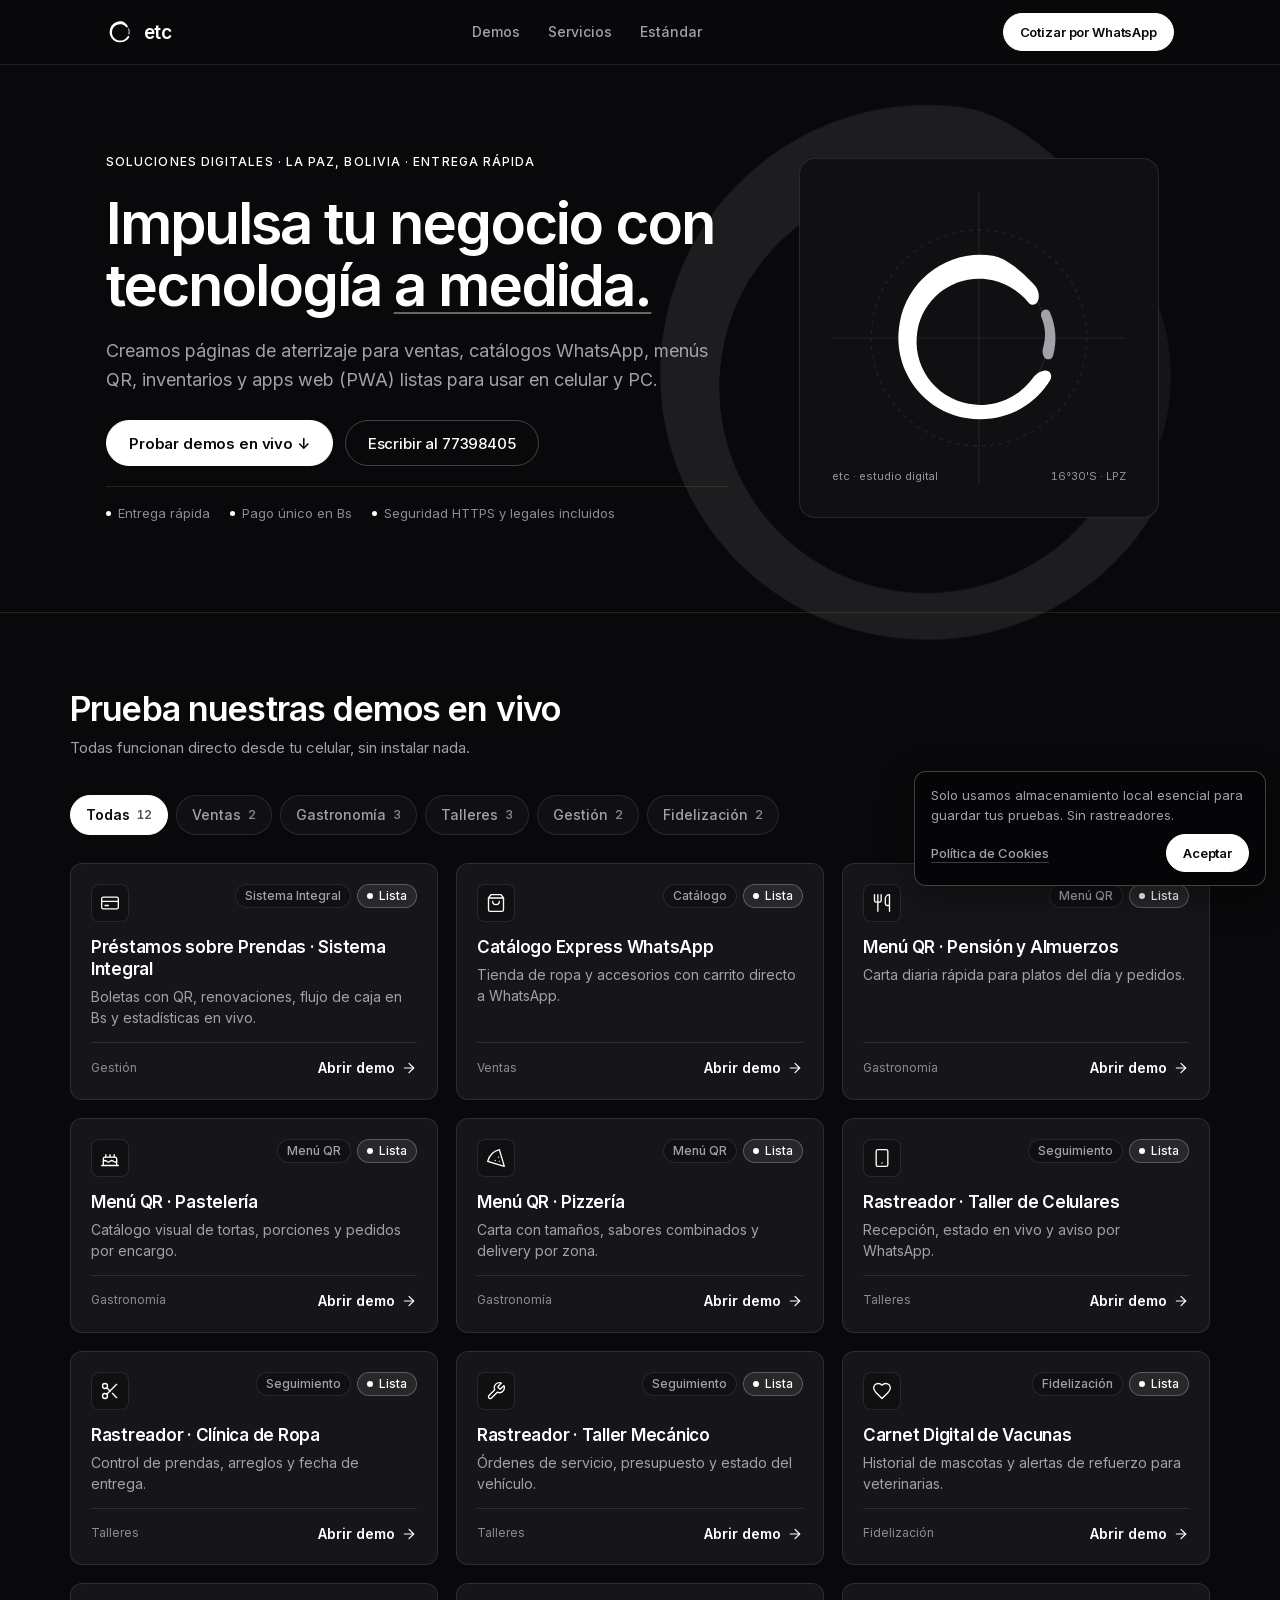
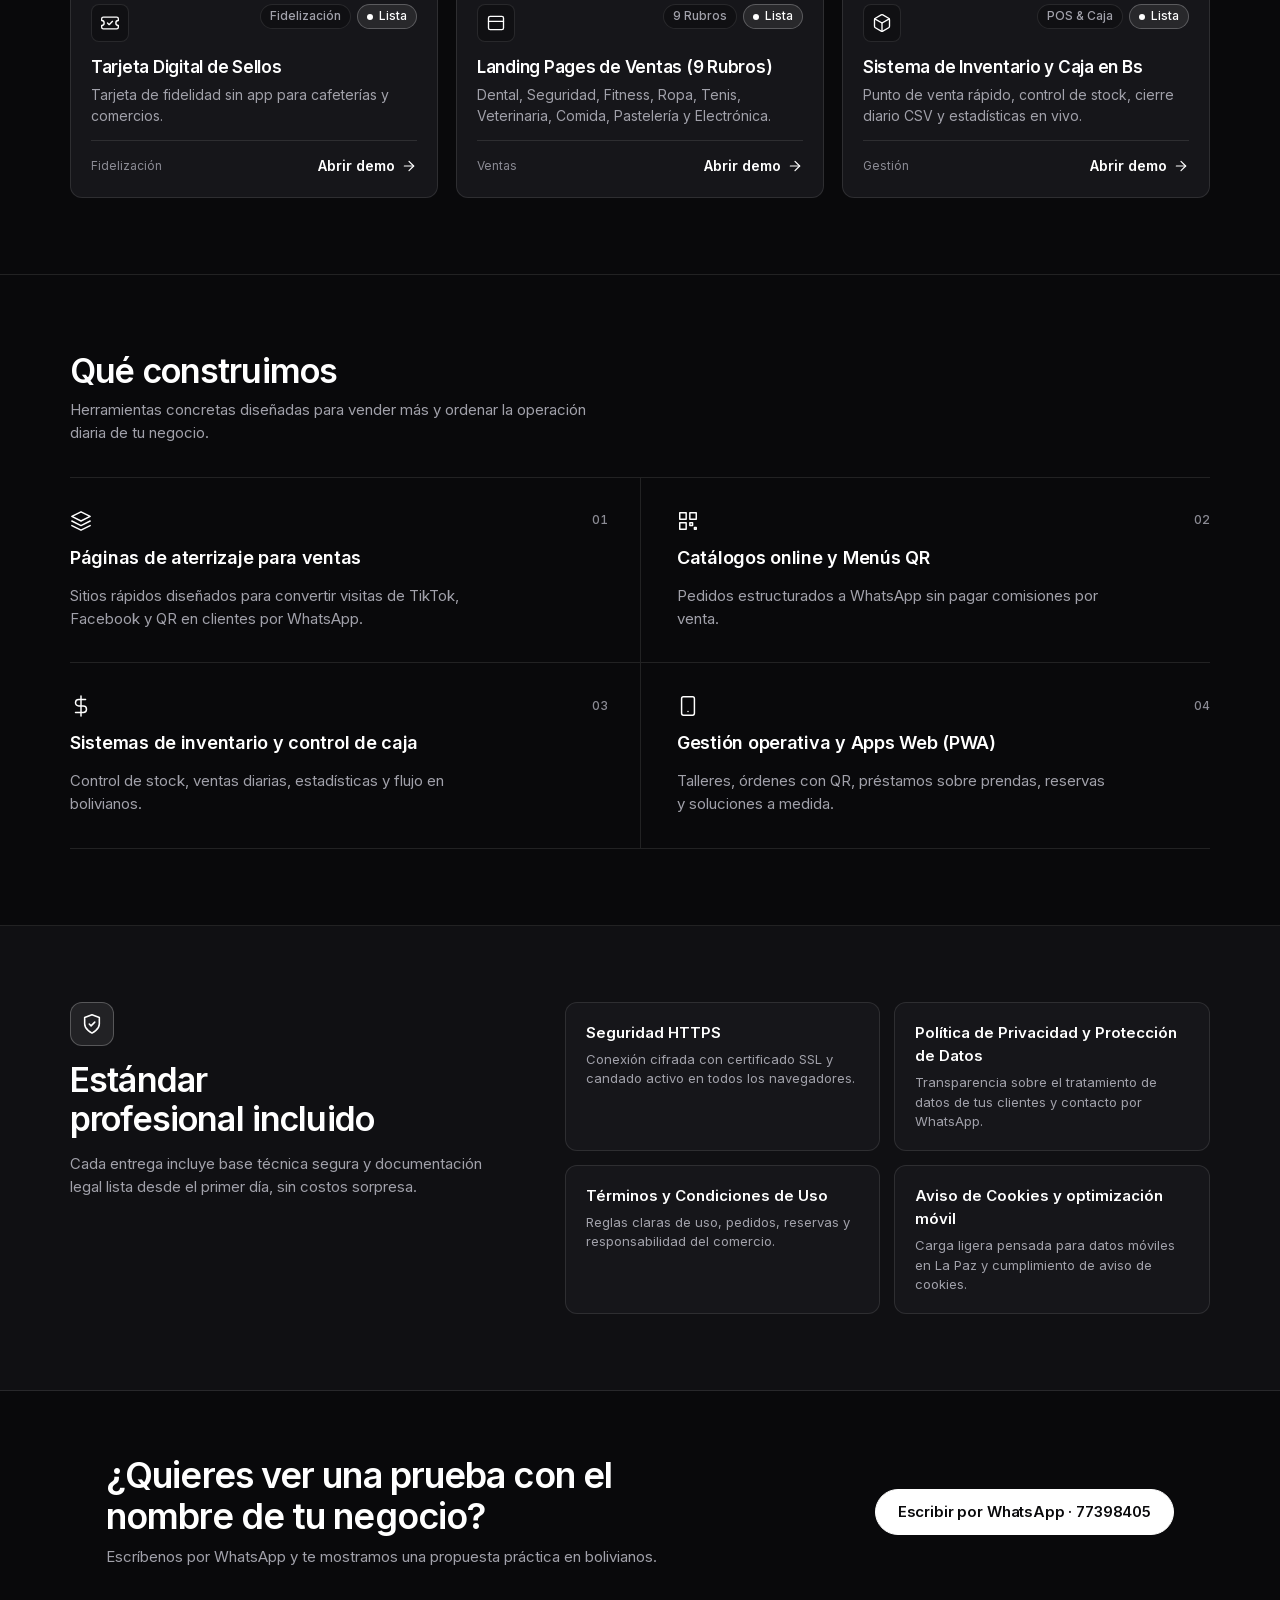
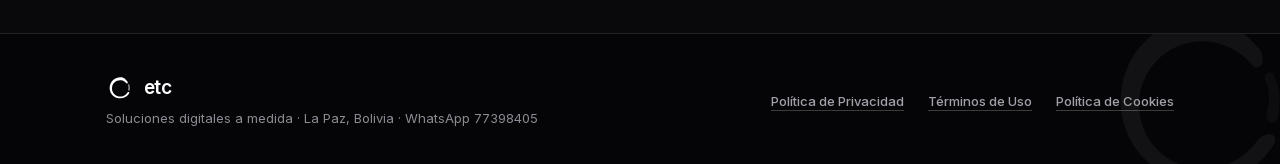
<file: index.html>
<!doctype html>
<html lang="es">
<head>
  <meta charset="utf-8">
  <meta name="viewport" content="width=device-width, initial-scale=1.0, viewport-fit=cover">
  <meta name="theme-color" content="#09090B">
  <title>etc · Soluciones Digitales a Medida en La Paz, Bolivia</title>
  <meta name="description" content="Creamos páginas de aterrizaje para ventas, catálogos WhatsApp, menús QR, inventarios y apps web (PWA) listas para usar en celular y PC.">
  <link rel="icon" type="image/svg+xml" href="./assets/icons/favicon.svg">
  <link rel="stylesheet" href="./assets/css/styles.css">
</head>
<body>
  <div class="scroll-progress" aria-hidden="true"></div>
  <div class="enso-scroll-stage" aria-hidden="true">
    <svg class="enso-scroll-stage__mark" id="enso-scroll-mark"><use href="#enso-mark"/></svg>
  </div>

  <!-- Reusable Organic Zen Enso SVG Symbol (Monochrome White & Silver) -->
  <svg width="0" height="0" style="position:absolute;overflow:hidden;" aria-hidden="true">
    <defs>
      <symbol id="enso-mark" viewBox="0 0 120 120">
        <path fill="currentColor" d="M67.8 14.2c-24.2-3.7-47.1 12.6-51.4 36.9-4.5 24.7 11.8 48.3 36.5 52.6 18.8 3.3 37.2-5.3 46.6-21.1 1.4-2.4-.4-5.4-3.1-5.1-2.8.4-5.2 2.2-6.9 4.5-8 10.8-21.6 16.4-35.1 13.9-19-3.5-31.5-21.4-28.2-40.4 3.1-18.1 20-30.6 38.2-28.3 9.2 1.2 17.4 5.9 23.1 12.9 1.4 1.7 3.9 1.4 4.9-.5 1.6-3 .5-7.1-2.2-9.8-6.4-6.7-14.5-14.1-22.3-15.6Z"/>
        <path fill="#A1A1AA" d="M99.4 45.8c3.2 7.2 3.8 15.6 1.6 23.5-.6 2.2-3.4 2.8-4.8 1-1.2-1.6-1.2-3.9-.6-5.9 1.6-5.3 1.2-11.1-1-16.2-1-2.2.6-4.7 2.9-4.3 1 .2 1.6.9 1.9 1.9Z"/>
      </symbol>
    </defs>
  </svg>

  <a href="#demos" class="skip-link visually-hidden">Ir a las demos en vivo</a>

  <!-- 1. Minimal Sticky Navbar -->
  <header class="navbar">
    <div class="container navbar__inner">
      <a href="#inicio" class="brand-lockup" aria-label="etc · Inicio">
        <svg class="brand-lockup__enso" aria-hidden="true"><use href="#enso-mark"/></svg>
        <span class="brand-lockup__text">etc</span>
      </a>

      <nav class="nav-links" aria-label="Navegación principal">
        <a href="#demos" class="nav-link">Demos</a>
        <a href="#servicios" class="nav-link">Servicios</a>
        <a href="#estandar" class="nav-link">Estándar</a>
      </nav>

      <a
        href="https://wa.me/59177398405?text=Hola%20etc,%20escane%C3%A9%20su%20QR%20y%20quiero%20cotizar%20una%20soluci%C3%B3n%20para%20mi%20negocio"
        class="btn btn--gold btn--sm"
        target="_blank"
        rel="noopener noreferrer"
      >
        Cotizar por WhatsApp
      </a>
    </div>
  </header>

  <main id="inicio">
    <!-- 2. Asymmetric Editorial Hero -->
    <section class="hero">
      <div class="container hero__grid">
        <div class="hero__content">
          <p class="hero__eyebrow">SOLUCIONES DIGITALES · LA PAZ, BOLIVIA · ENTREGA RÁPIDA</p>
          <h1 class="hero__title">Impulsa tu negocio con tecnología <span class="text-gold">a medida.</span></h1>
          <p class="hero__subtitle">Creamos páginas de aterrizaje para ventas, catálogos WhatsApp, menús QR, inventarios y apps web (PWA) listas para usar en celular y PC.</p>

          <div class="hero__actions">
            <a href="#demos" class="btn btn--gold">Probar demos en vivo ↓</a>
            <a
              href="https://wa.me/59177398405?text=Hola%20etc,%20escane%C3%A9%20su%20QR%20y%20quiero%20cotizar%20una%20soluci%C3%B3n%20para%20mi%20negocio"
              class="btn btn--outline"
              target="_blank"
              rel="noopener noreferrer"
            >
              Escribir al 77398405
            </a>
          </div>

          <div class="trust-row">
            <span class="trust-item"><span class="trust-item__dot" aria-hidden="true"></span>Entrega rápida</span>
            <span class="trust-item"><span class="trust-item__dot" aria-hidden="true"></span>Pago único en Bs</span>
            <span class="trust-item"><span class="trust-item__dot" aria-hidden="true"></span>Seguridad HTTPS y legales incluidos</span>
          </div>
        </div>

        <div class="hero__visual" aria-hidden="true">
          <div class="enso-study">
            <svg class="enso-study__grid" viewBox="0 0 240 240" fill="none">
              <line x1="120" y1="0" x2="120" y2="240" stroke="currentColor" stroke-width="1"/>
              <line x1="0" y1="120" x2="240" y2="120" stroke="currentColor" stroke-width="1"/>
              <circle cx="120" cy="120" r="88" stroke="currentColor" stroke-width="1" stroke-dasharray="3 4"/>
              <circle cx="120" cy="120" r="56" stroke="currentColor" stroke-width="1"/>
            </svg>
            <svg class="enso-study__mark"><use href="#enso-mark"/></svg>
            <div class="enso-study__caption">
              <span>etc · estudio digital</span>
              <span>16°30'S · LPZ</span>
            </div>
          </div>
        </div>
      </div>
    </section>

    <!-- 3. Centro de Demos Interactivas (#demos) -->
    <section id="demos" class="section">
      <div class="container">
        <div class="section__head">
          <h2 class="section__title">Prueba nuestras demos en vivo</h2>
          <p class="section__sub">Todas funcionan directo desde tu celular, sin instalar nada.</p>
        </div>

        <div class="demos-toolbar">
          <div class="filter-scroll" role="group" aria-label="Filtrar demos por categoría" data-filter-bar>
            <button type="button" class="filter-pill" data-filter="all" aria-pressed="true">
              Todas <span class="filter-pill__count">12</span>
            </button>
            <button type="button" class="filter-pill" data-filter="ventas" aria-pressed="false">
              Ventas <span class="filter-pill__count">2</span>
            </button>
            <button type="button" class="filter-pill" data-filter="gastronomia" aria-pressed="false">
              Gastronomía <span class="filter-pill__count">3</span>
            </button>
            <button type="button" class="filter-pill" data-filter="talleres" aria-pressed="false">
              Talleres <span class="filter-pill__count">3</span>
            </button>
            <button type="button" class="filter-pill" data-filter="gestion" aria-pressed="false">
              Gestión <span class="filter-pill__count">2</span>
            </button>
            <button type="button" class="filter-pill" data-filter="fidelizacion" aria-pressed="false">
              Fidelización <span class="filter-pill__count">2</span>
            </button>
          </div>
          <p class="results-meta" aria-live="polite" data-results-count>12 demos</p>
        </div>

        <div class="demo-grid" data-demo-grid>
          <!-- Gestión: Sistema Integral Prendario -->
          <article class="demo-card" data-category="gestion" style="view-transition-name: demo-prestamo-prendas;">
            <div class="demo-card__head">
              <span class="demo-card__icon" aria-hidden="true">
                <svg width="20" height="20" viewBox="0 0 24 24" fill="none" stroke="currentColor" stroke-width="1.6" stroke-linecap="round" stroke-linejoin="round">
                  <rect x="2" y="5" width="20" height="14" rx="2"/><line x1="2" y1="10" x2="22" y2="10"/><line x1="6" y1="15" x2="10" y2="15"/>
                </svg>
              </span>
              <div class="demo-card__badges">
                <span class="badge badge--type">Sistema Integral</span>
                <span class="badge badge--ready"><span class="status-dot" aria-hidden="true"></span>Lista</span>
              </div>
            </div>
            <div class="demo-card__body">
              <h3 class="demo-card__title">Préstamos sobre Prendas · Sistema Integral</h3>
              <p class="demo-card__desc">Boletas con QR, renovaciones, flujo de caja en Bs y estadísticas en vivo.</p>
            </div>
            <div class="demo-card__footer">
              <span class="demo-card__category">Gestión</span>
              <a href="./demos/prestamo-prendas/" class="demo-card__link" aria-label="Abrir demo: Préstamos sobre Prendas · Sistema Integral">
                Abrir demo
                <svg class="demo-card__arrow" viewBox="0 0 24 24" fill="none" stroke="currentColor" stroke-width="1.8" stroke-linecap="round" stroke-linejoin="round" aria-hidden="true"><path d="M5 12h14"/><path d="m12 5 7 7-7 7"/></svg>
              </a>
            </div>
          </article>

          <!-- Ventas: Catálogo Express -->
          <article class="demo-card" data-category="ventas" style="view-transition-name: demo-catalogo-tiktok;">
            <div class="demo-card__head">
              <span class="demo-card__icon" aria-hidden="true">
                <svg width="20" height="20" viewBox="0 0 24 24" fill="none" stroke="currentColor" stroke-width="1.6" stroke-linecap="round" stroke-linejoin="round">
                  <path d="M6 2 3 6v14a2 2 0 0 0 2 2h14a2 2 0 0 0 2-2V6l-3-4Z"/><path d="M3 6h18"/><path d="M16 10a4 4 0 0 1-8 0"/>
                </svg>
              </span>
              <div class="demo-card__badges">
                <span class="badge badge--type">Catálogo</span>
                <span class="badge badge--ready"><span class="status-dot" aria-hidden="true"></span>Lista</span>
              </div>
            </div>
            <div class="demo-card__body">
              <h3 class="demo-card__title">Catálogo Express WhatsApp</h3>
              <p class="demo-card__desc">Tienda de ropa y accesorios con carrito directo a WhatsApp.</p>
            </div>
            <div class="demo-card__footer">
              <span class="demo-card__category">Ventas</span>
              <a href="./demos/catalogo-tiktok/" class="demo-card__link" aria-label="Abrir demo: Catálogo Express WhatsApp">
                Abrir demo
                <svg class="demo-card__arrow" viewBox="0 0 24 24" fill="none" stroke="currentColor" stroke-width="1.8" stroke-linecap="round" stroke-linejoin="round" aria-hidden="true"><path d="M5 12h14"/><path d="m12 5 7 7-7 7"/></svg>
              </a>
            </div>
          </article>

          <!-- Gastronomía (3) -->
          <article class="demo-card" data-category="gastronomia" style="view-transition-name: demo-menu-pension;">
            <div class="demo-card__head">
              <span class="demo-card__icon" aria-hidden="true">
                <svg width="20" height="20" viewBox="0 0 24 24" fill="none" stroke="currentColor" stroke-width="1.6" stroke-linecap="round" stroke-linejoin="round">
                  <path d="M3 2v7c0 1.1.9 2 2 2h4a2 2 0 0 0 2-2V2"/><path d="M7 2v20"/><path d="M21 15V2a5 5 0 0 0-5 5v6c0 1.1.9 2 2 2h3Zm0 0v7"/>
                </svg>
              </span>
              <div class="demo-card__badges">
                <span class="badge badge--type">Menú QR</span>
                <span class="badge badge--ready"><span class="status-dot" aria-hidden="true"></span>Lista</span>
              </div>
            </div>
            <div class="demo-card__body">
              <h3 class="demo-card__title">Menú QR · Pensión y Almuerzos</h3>
              <p class="demo-card__desc">Carta diaria rápida para platos del día y pedidos.</p>
            </div>
            <div class="demo-card__footer">
              <span class="demo-card__category">Gastronomía</span>
              <a href="./demos/menu-pension/" class="demo-card__link" aria-label="Abrir demo: Menú QR · Pensión y Almuerzos">
                Abrir demo
                <svg class="demo-card__arrow" viewBox="0 0 24 24" fill="none" stroke="currentColor" stroke-width="1.8" stroke-linecap="round" stroke-linejoin="round" aria-hidden="true"><path d="M5 12h14"/><path d="m12 5 7 7-7 7"/></svg>
              </a>
            </div>
          </article>

          <article class="demo-card" data-category="gastronomia" style="view-transition-name: demo-menu-pasteleria;">
            <div class="demo-card__head">
              <span class="demo-card__icon" aria-hidden="true">
                <svg width="20" height="20" viewBox="0 0 24 24" fill="none" stroke="currentColor" stroke-width="1.6" stroke-linecap="round" stroke-linejoin="round">
                  <path d="M20 21v-8a2 2 0 0 0-2-2H6a2 2 0 0 0-2 2v8"/><path d="M4 16s.5-1 2-1 2.5 2 4 2 2.5-2 4-2 2.5 2 4 2 2-1 2-1"/><path d="M2 21h20"/><path d="M7 8v3"/><path d="M12 8v3"/><path d="M17 8v3"/>
                </svg>
              </span>
              <div class="demo-card__badges">
                <span class="badge badge--type">Menú QR</span>
                <span class="badge badge--ready"><span class="status-dot" aria-hidden="true"></span>Lista</span>
              </div>
            </div>
            <div class="demo-card__body">
              <h3 class="demo-card__title">Menú QR · Pastelería</h3>
              <p class="demo-card__desc">Catálogo visual de tortas, porciones y pedidos por encargo.</p>
            </div>
            <div class="demo-card__footer">
              <span class="demo-card__category">Gastronomía</span>
              <a href="./demos/menu-pasteleria/" class="demo-card__link" aria-label="Abrir demo: Menú QR · Pastelería">
                Abrir demo
                <svg class="demo-card__arrow" viewBox="0 0 24 24" fill="none" stroke="currentColor" stroke-width="1.8" stroke-linecap="round" stroke-linejoin="round" aria-hidden="true"><path d="M5 12h14"/><path d="m12 5 7 7-7 7"/></svg>
              </a>
            </div>
          </article>

          <article class="demo-card" data-category="gastronomia" style="view-transition-name: demo-menu-pizzeria;">
            <div class="demo-card__head">
              <span class="demo-card__icon" aria-hidden="true">
                <svg width="20" height="20" viewBox="0 0 24 24" fill="none" stroke="currentColor" stroke-width="1.6" stroke-linecap="round" stroke-linejoin="round">
                  <path d="M15 11h.01"/><path d="M11 15h.01"/><path d="M16 16h.01"/><path d="m2 16 20 6-6-20A20 20 0 0 0 2 16"/>
                </svg>
              </span>
              <div class="demo-card__badges">
                <span class="badge badge--type">Menú QR</span>
                <span class="badge badge--ready"><span class="status-dot" aria-hidden="true"></span>Lista</span>
              </div>
            </div>
            <div class="demo-card__body">
              <h3 class="demo-card__title">Menú QR · Pizzería</h3>
              <p class="demo-card__desc">Carta con tamaños, sabores combinados y delivery por zona.</p>
            </div>
            <div class="demo-card__footer">
              <span class="demo-card__category">Gastronomía</span>
              <a href="./demos/menu-pizzeria/" class="demo-card__link" aria-label="Abrir demo: Menú QR · Pizzería">
                Abrir demo
                <svg class="demo-card__arrow" viewBox="0 0 24 24" fill="none" stroke="currentColor" stroke-width="1.8" stroke-linecap="round" stroke-linejoin="round" aria-hidden="true"><path d="M5 12h14"/><path d="m12 5 7 7-7 7"/></svg>
              </a>
            </div>
          </article>

          <!-- Talleres (3) -->
          <article class="demo-card" data-category="talleres" style="view-transition-name: demo-taller-celulares;">
            <div class="demo-card__head">
              <span class="demo-card__icon" aria-hidden="true">
                <svg width="20" height="20" viewBox="0 0 24 24" fill="none" stroke="currentColor" stroke-width="1.6" stroke-linecap="round" stroke-linejoin="round">
                  <rect x="5" y="2" width="14" height="20" rx="2"/><path d="M12 18h.01"/>
                </svg>
              </span>
              <div class="demo-card__badges">
                <span class="badge badge--type">Seguimiento</span>
                <span class="badge badge--ready"><span class="status-dot" aria-hidden="true"></span>Lista</span>
              </div>
            </div>
            <div class="demo-card__body">
              <h3 class="demo-card__title">Rastreador · Taller de Celulares</h3>
              <p class="demo-card__desc">Recepción, estado en vivo y aviso por WhatsApp.</p>
            </div>
            <div class="demo-card__footer">
              <span class="demo-card__category">Talleres</span>
              <a href="./demos/taller-celulares/" class="demo-card__link" aria-label="Abrir demo: Rastreador · Taller de Celulares">
                Abrir demo
                <svg class="demo-card__arrow" viewBox="0 0 24 24" fill="none" stroke="currentColor" stroke-width="1.8" stroke-linecap="round" stroke-linejoin="round" aria-hidden="true"><path d="M5 12h14"/><path d="m12 5 7 7-7 7"/></svg>
              </a>
            </div>
          </article>

          <article class="demo-card" data-category="talleres" style="view-transition-name: demo-taller-ropa;">
            <div class="demo-card__head">
              <span class="demo-card__icon" aria-hidden="true">
                <svg width="20" height="20" viewBox="0 0 24 24" fill="none" stroke="currentColor" stroke-width="1.6" stroke-linecap="round" stroke-linejoin="round">
                  <circle cx="6" cy="6" r="3"/><path d="M8.12 8.12 12 12"/><path d="M20 4 8.12 15.88"/><circle cx="6" cy="18" r="3"/><path d="M14.8 14.8 20 20"/>
                </svg>
              </span>
              <div class="demo-card__badges">
                <span class="badge badge--type">Seguimiento</span>
                <span class="badge badge--ready"><span class="status-dot" aria-hidden="true"></span>Lista</span>
              </div>
            </div>
            <div class="demo-card__body">
              <h3 class="demo-card__title">Rastreador · Clínica de Ropa</h3>
              <p class="demo-card__desc">Control de prendas, arreglos y fecha de entrega.</p>
            </div>
            <div class="demo-card__footer">
              <span class="demo-card__category">Talleres</span>
              <a href="./demos/taller-ropa/" class="demo-card__link" aria-label="Abrir demo: Rastreador · Clínica de Ropa">
                Abrir demo
                <svg class="demo-card__arrow" viewBox="0 0 24 24" fill="none" stroke="currentColor" stroke-width="1.8" stroke-linecap="round" stroke-linejoin="round" aria-hidden="true"><path d="M5 12h14"/><path d="m12 5 7 7-7 7"/></svg>
              </a>
            </div>
          </article>

          <article class="demo-card" data-category="talleres" style="view-transition-name: demo-taller-mecanico;">
            <div class="demo-card__head">
              <span class="demo-card__icon" aria-hidden="true">
                <svg width="20" height="20" viewBox="0 0 24 24" fill="none" stroke="currentColor" stroke-width="1.6" stroke-linecap="round" stroke-linejoin="round">
                  <path d="M14.7 6.3a1 1 0 0 0 0 1.4l1.6 1.6a1 1 0 0 0 1.4 0l3.77-3.77a6 6 0 0 1-7.94 7.94l-6.91 6.91a2.12 2.12 0 0 1-3-3l6.91-6.91a6 6 0 0 1 7.94-7.94l-3.76 3.76z"/>
                </svg>
              </span>
              <div class="demo-card__badges">
                <span class="badge badge--type">Seguimiento</span>
                <span class="badge badge--ready"><span class="status-dot" aria-hidden="true"></span>Lista</span>
              </div>
            </div>
            <div class="demo-card__body">
              <h3 class="demo-card__title">Rastreador · Taller Mecánico</h3>
              <p class="demo-card__desc">Órdenes de servicio, presupuesto y estado del vehículo.</p>
            </div>
            <div class="demo-card__footer">
              <span class="demo-card__category">Talleres</span>
              <a href="./demos/taller-mecanico/" class="demo-card__link" aria-label="Abrir demo: Rastreador · Taller Mecánico">
                Abrir demo
                <svg class="demo-card__arrow" viewBox="0 0 24 24" fill="none" stroke="currentColor" stroke-width="1.8" stroke-linecap="round" stroke-linejoin="round" aria-hidden="true"><path d="M5 12h14"/><path d="m12 5 7 7-7 7"/></svg>
              </a>
            </div>
          </article>

          <!-- Fidelización (2) -->
          <article class="demo-card" data-category="fidelizacion" style="view-transition-name: demo-carnet-veterinaria;">
            <div class="demo-card__head">
              <span class="demo-card__icon" aria-hidden="true">
                <svg width="20" height="20" viewBox="0 0 24 24" fill="none" stroke="currentColor" stroke-width="1.6" stroke-linecap="round" stroke-linejoin="round">
                  <path d="M19 14c1.49-1.46 3-3.21 3-5.5A5.5 5.5 0 0 0 16.5 3c-1.76 0-3 .5-4.5 2-1.5-1.5-2.74-2-4.5-2A5.5 5.5 0 0 0 2 8.5c0 2.3 1.5 4.05 3 5.5l7 7Z"/>
                </svg>
              </span>
              <div class="demo-card__badges">
                <span class="badge badge--type">Fidelización</span>
                <span class="badge badge--ready"><span class="status-dot" aria-hidden="true"></span>Lista</span>
              </div>
            </div>
            <div class="demo-card__body">
              <h3 class="demo-card__title">Carnet Digital de Vacunas</h3>
              <p class="demo-card__desc">Historial de mascotas y alertas de refuerzo para veterinarias.</p>
            </div>
            <div class="demo-card__footer">
              <span class="demo-card__category">Fidelización</span>
              <a href="./demos/carnet-veterinaria/" class="demo-card__link" aria-label="Abrir demo: Carnet Digital de Vacunas">
                Abrir demo
                <svg class="demo-card__arrow" viewBox="0 0 24 24" fill="none" stroke="currentColor" stroke-width="1.8" stroke-linecap="round" stroke-linejoin="round" aria-hidden="true"><path d="M5 12h14"/><path d="m12 5 7 7-7 7"/></svg>
              </a>
            </div>
          </article>

          <article class="demo-card" data-category="fidelizacion" style="view-transition-name: demo-tarjeta-sellos;">
            <div class="demo-card__head">
              <span class="demo-card__icon" aria-hidden="true">
                <svg width="20" height="20" viewBox="0 0 24 24" fill="none" stroke="currentColor" stroke-width="1.6" stroke-linecap="round" stroke-linejoin="round">
                  <path d="M2 9a3 3 0 0 1 0 6v2a2 2 0 0 0 2 2h16a2 2 0 0 0 2-2v-2a3 3 0 0 1 0-6V7a2 2 0 0 0-2-2H4a2 2 0 0 0-2 2Z"/><path d="m9 12 2 2 4-4"/>
                </svg>
              </span>
              <div class="demo-card__badges">
                <span class="badge badge--type">Fidelización</span>
                <span class="badge badge--ready"><span class="status-dot" aria-hidden="true"></span>Lista</span>
              </div>
            </div>
            <div class="demo-card__body">
              <h3 class="demo-card__title">Tarjeta Digital de Sellos</h3>
              <p class="demo-card__desc">Tarjeta de fidelidad sin app para cafeterías y comercios.</p>
            </div>
            <div class="demo-card__footer">
              <span class="demo-card__category">Fidelización</span>
              <a href="./demos/tarjeta-sellos/" class="demo-card__link" aria-label="Abrir demo: Tarjeta Digital de Sellos">
                Abrir demo
                <svg class="demo-card__arrow" viewBox="0 0 24 24" fill="none" stroke="currentColor" stroke-width="1.8" stroke-linecap="round" stroke-linejoin="round" aria-hidden="true"><path d="M5 12h14"/><path d="m12 5 7 7-7 7"/></svg>
              </a>
            </div>
          </article>

          <!-- Nuevas Demos Listas -->
          <article class="demo-card" data-category="ventas" style="view-transition-name: demo-landing-ventas;">
            <div class="demo-card__head">
              <span class="demo-card__icon" aria-hidden="true">
                <svg width="20" height="20" viewBox="0 0 24 24" fill="none" stroke="currentColor" stroke-width="1.6" stroke-linecap="round" stroke-linejoin="round">
                  <rect x="3" y="4" width="18" height="16" rx="2"/><line x1="3" y1="10" x2="21" y2="10"/>
                </svg>
              </span>
              <div class="demo-card__badges">
                <span class="badge badge--type">9 Rubros</span>
                <span class="badge badge--ready"><span class="status-dot" aria-hidden="true"></span>Lista</span>
              </div>
            </div>
            <div class="demo-card__body">
              <h3 class="demo-card__title">Landing Pages de Ventas (9 Rubros)</h3>
              <p class="demo-card__desc">Dental, Seguridad, Fitness, Ropa, Tenis, Veterinaria, Comida, Pastelería y Electrónica.</p>
            </div>
            <div class="demo-card__footer">
              <span class="demo-card__category">Ventas</span>
              <a href="./demos/landing-ventas/" class="demo-card__link" aria-label="Abrir demo: Landing Pages de Ventas (9 Rubros)">
                Abrir demo
                <svg class="demo-card__arrow" viewBox="0 0 24 24" fill="none" stroke="currentColor" stroke-width="1.8" stroke-linecap="round" stroke-linejoin="round" aria-hidden="true"><path d="M5 12h14"/><path d="m12 5 7 7-7 7"/></svg>
              </a>
            </div>
          </article>

          <article class="demo-card" data-category="gestion" style="view-transition-name: demo-inventario-caja;">
            <div class="demo-card__head">
              <span class="demo-card__icon" aria-hidden="true">
                <svg width="20" height="20" viewBox="0 0 24 24" fill="none" stroke="currentColor" stroke-width="1.6" stroke-linecap="round" stroke-linejoin="round">
                  <path d="M21 8a2 2 0 0 0-1-1.73l-7-4a2 2 0 0 0-2 0l-7 4A2 2 0 0 0 3 8v8a2 2 0 0 0 1 1.73l7 4a2 2 0 0 0 2 0l7-4A2 2 0 0 0 21 16Z"/><path d="m3.3 7 8.7 5 8.7-5"/><path d="M12 22V12"/>
                </svg>
              </span>
              <div class="demo-card__badges">
                <span class="badge badge--type">POS & Caja</span>
                <span class="badge badge--ready"><span class="status-dot" aria-hidden="true"></span>Lista</span>
              </div>
            </div>
            <div class="demo-card__body">
              <h3 class="demo-card__title">Sistema de Inventario y Caja en Bs</h3>
              <p class="demo-card__desc">Punto de venta rápido, control de stock, cierre diario CSV y estadísticas en vivo.</p>
            </div>
            <div class="demo-card__footer">
              <span class="demo-card__category">Gestión</span>
              <a href="./demos/inventario-caja/" class="demo-card__link" aria-label="Abrir demo: Sistema de Inventario y Caja en Bs">
                Abrir demo
                <svg class="demo-card__arrow" viewBox="0 0 24 24" fill="none" stroke="currentColor" stroke-width="1.8" stroke-linecap="round" stroke-linejoin="round" aria-hidden="true"><path d="M5 12h14"/><path d="m12 5 7 7-7 7"/></svg>
              </a>
            </div>
          </article>
        </div>
      </div>
    </section>

    <!-- 4. Servicios (#servicios) -->
    <section id="servicios" class="section">
      <div class="container">
        <div class="section__head">
          <h2 class="section__title">Qué construimos</h2>
          <p class="section__sub">Herramientas concretas diseñadas para vender más y ordenar la operación diaria de tu negocio.</p>
        </div>

        <div class="services-grid">
          <article class="service-item">
            <div class="service-item__top">
              <svg class="service-item__icon" width="22" height="22" viewBox="0 0 24 24" fill="none" stroke="currentColor" stroke-width="1.6" stroke-linecap="round" stroke-linejoin="round" aria-hidden="true">
                <path d="M12 2 2 7l10 5 10-5-10-5Z"/><path d="m2 17 10 5 10-5"/><path d="m2 12 10 5 10-5"/>
              </svg>
              <span class="service-item__num">01</span>
            </div>
            <h3 class="service-item__title">Páginas de aterrizaje para ventas</h3>
            <p class="service-item__desc">Sitios rápidos diseñados para convertir visitas de TikTok, Facebook y QR en clientes por WhatsApp.</p>
          </article>

          <article class="service-item">
            <div class="service-item__top">
              <svg class="service-item__icon" width="22" height="22" viewBox="0 0 24 24" fill="none" stroke="currentColor" stroke-width="1.6" stroke-linecap="round" stroke-linejoin="round" aria-hidden="true">
                <rect x="3" y="3" width="7" height="7"/><rect x="14" y="3" width="7" height="7"/><rect x="3" y="14" width="7" height="7"/><path d="M14 14h3v3h-3z M19 19h2v2h-2z"/>
              </svg>
              <span class="service-item__num">02</span>
            </div>
            <h3 class="service-item__title">Catálogos online y Menús QR</h3>
            <p class="service-item__desc">Pedidos estructurados a WhatsApp sin pagar comisiones por venta.</p>
          </article>

          <article class="service-item">
            <div class="service-item__top">
              <svg class="service-item__icon" width="22" height="22" viewBox="0 0 24 24" fill="none" stroke="currentColor" stroke-width="1.6" stroke-linecap="round" stroke-linejoin="round" aria-hidden="true">
                <line x1="12" y1="1" x2="12" y2="23"/><path d="M17 5H9.5a3.5 3.5 0 0 0 0 7h5a3.5 3.5 0 0 1 0 7H6"/>
              </svg>
              <span class="service-item__num">03</span>
            </div>
            <h3 class="service-item__title">Sistemas de inventario y control de caja</h3>
            <p class="service-item__desc">Control de stock, ventas diarias, estadísticas y flujo en bolivianos.</p>
          </article>

          <article class="service-item">
            <div class="service-item__top">
              <svg class="service-item__icon" width="22" height="22" viewBox="0 0 24 24" fill="none" stroke="currentColor" stroke-width="1.6" stroke-linecap="round" stroke-linejoin="round" aria-hidden="true">
                <rect x="5" y="2" width="14" height="20" rx="2"/><path d="M12 18h.01"/>
              </svg>
              <span class="service-item__num">04</span>
            </div>
            <h3 class="service-item__title">Gestión operativa y Apps Web (PWA)</h3>
            <p class="service-item__desc">Talleres, órdenes con QR, préstamos sobre prendas, reservas y soluciones a medida.</p>
          </article>
        </div>
      </div>
    </section>

    <!-- 5. Estándar profesional incluido (#estandar) -->
    <section id="estandar" class="section section--band">
      <div class="container standard-layout">
        <div class="standard-lead">
          <span class="shield-mark" aria-hidden="true">
            <svg width="22" height="22" viewBox="0 0 24 24" fill="none" stroke="currentColor" stroke-width="1.7" stroke-linecap="round" stroke-linejoin="round">
              <path d="M12 22s8-4 8-10V5l-8-3-8 3v7c0 6 8 10 8 10z"/><path d="m9 12 2 2 4-4"/>
            </svg>
          </span>
          <h2 class="section__title">Estándar profesional incluido</h2>
          <p class="section__sub">Cada entrega incluye base técnica segura y documentación legal lista desde el primer día, sin costos sorpresa.</p>
        </div>

        <ul class="standard-list">
          <li class="standard-card">
            <h3 class="standard-card__title">Seguridad HTTPS</h3>
            <p class="standard-card__desc">Conexión cifrada con certificado SSL y candado activo en todos los navegadores.</p>
          </li>
          <li class="standard-card">
            <h3 class="standard-card__title">Política de Privacidad y Protección de Datos</h3>
            <p class="standard-card__desc">Transparencia sobre el tratamiento de datos de tus clientes y contacto por WhatsApp.</p>
          </li>
          <li class="standard-card">
            <h3 class="standard-card__title">Términos y Condiciones de Uso</h3>
            <p class="standard-card__desc">Reglas claras de uso, pedidos, reservas y responsabilidad del comercio.</p>
          </li>
          <li class="standard-card">
            <h3 class="standard-card__title">Aviso de Cookies y optimización móvil</h3>
            <p class="standard-card__desc">Carga ligera pensada para datos móviles en La Paz y cumplimiento de aviso de cookies.</p>
          </li>
        </ul>
      </div>
    </section>

    <!-- 6. CTA Final -->
    <section class="cta-band">
      <div class="container cta-box">
        <div>
          <h2 class="cta-box__title">¿Quieres ver una prueba con el nombre de tu negocio?</h2>
          <p class="cta-box__sub">Escríbenos por WhatsApp y te mostramos una propuesta práctica en bolivianos.</p>
        </div>
        <a
          href="https://wa.me/59177398405?text=Hola%20etc,%20quiero%20ver%20una%20prueba%20con%20el%20nombre%20de%20mi%20negocio"
          class="btn btn--gold"
          target="_blank"
          rel="noopener noreferrer"
        >
          Escribir por WhatsApp · 77398405
        </a>
      </div>
    </section>
  </main>

  <!-- Footer Legal Completo con Marca de Agua Zen Enso -->
  <footer class="site-footer">
    <svg class="footer-watermark" aria-hidden="true"><use href="#enso-mark"/></svg>
    <div class="container footer-inner">
      <div class="footer-brand">
        <a href="#inicio" class="brand-lockup">
          <svg class="brand-lockup__enso" aria-hidden="true"><use href="#enso-mark"/></svg>
          <span class="brand-lockup__text">etc</span>
        </a>
        <p class="footer-meta">Soluciones digitales a medida · La Paz, Bolivia · WhatsApp 77398405</p>
      </div>

      <div class="legal-links">
        <button type="button" class="legal-btn" data-legal="privacidad">Política de Privacidad</button>
        <button type="button" class="legal-btn" data-legal="terminos">Términos de Uso</button>
        <button type="button" class="legal-btn" data-legal="cookies">Política de Cookies</button>
      </div>
    </div>
  </footer>

  <!-- Legal Modal (<dialog>) -->
  <dialog class="legal-modal" id="legal-modal" closedby="any" aria-labelledby="legal-modal-title">
    <div class="modal__header">
      <h2 class="modal__title" id="legal-modal-title">Información legal</h2>
      <button type="button" class="modal__close" data-close-legal aria-label="Cerrar documento">
        <svg width="16" height="16" viewBox="0 0 24 24" fill="none" stroke="currentColor" stroke-width="2" stroke-linecap="round" stroke-linejoin="round" aria-hidden="true">
          <path d="M18 6 6 18"/><path d="m6 6 12 12"/>
        </svg>
      </button>
    </div>
    <div class="modal__body" id="legal-modal-body"></div>
    <div class="modal__footer">
      <button type="button" class="btn btn--surface btn--sm" data-close-legal>Entendido</button>
    </div>
  </dialog>

  <!-- Discreet Cookie Notice -->
  <aside class="cookie-notice" id="cookie-notice" aria-label="Aviso de cookies" hidden>
    <p>Solo usamos almacenamiento local esencial para guardar tus pruebas. Sin rastreadores.</p>
    <div class="cookie-notice__actions">
      <button type="button" class="legal-btn" data-legal="cookies">Política de Cookies</button>
      <button type="button" class="btn btn--gold btn--sm" id="cookie-accept-btn">Aceptar</button>
    </div>
  </aside>

  <script src="./assets/js/hub.js" defer></script>
</body>
</html>
</file>
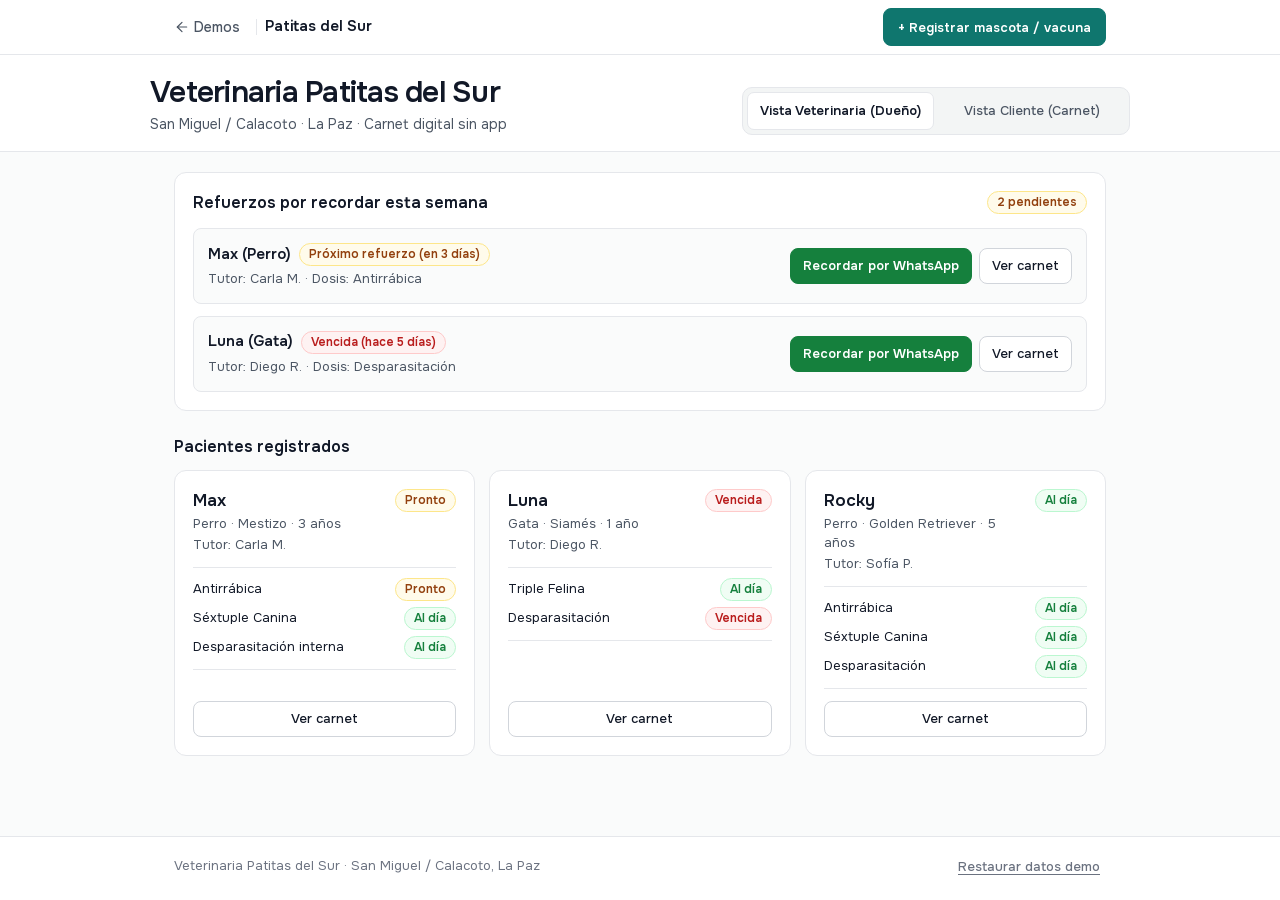
<file: demos/carnet-veterinaria/index.html>
<!doctype html>
<html lang="es">
<head>
  <meta charset="utf-8">
  <meta name="viewport" content="width=device-width, initial-scale=1.0, viewport-fit=cover">
  <meta name="theme-color" content="#FAFBFB">
  <title>Veterinaria Patitas del Sur — Carnet Digital de Vacunas</title>
  <meta name="description" content="Historial digital de vacunas y recordatorios de refuerzo por WhatsApp para Veterinaria Patitas del Sur en San Miguel / Calacoto, La Paz.">
  <link rel="icon" type="image/svg+xml" href="../../assets/icons/favicon.svg">
  <link rel="stylesheet" href="./styles.css">
</head>
<body>
  <a href="#vet-workspace" class="skip-link visually-hidden">Ir al contenido principal</a>

  <header class="topbar">
    <div class="container topbar__inner">
      <div class="topbar__left">
        <a href="../../" class="back-link">
          <svg width="16" height="16" viewBox="0 0 24 24" fill="none" stroke="currentColor" stroke-width="1.8" stroke-linecap="round" stroke-linejoin="round" aria-hidden="true">
            <path d="M19 12H5"/><path d="m12 19-7-7 7-7"/>
          </svg>
          Demos
        </a>
        <span class="topbar__divider" aria-hidden="true"></span>
        <span class="topbar__brand">Patitas del Sur</span>
      </div>
      <button type="button" class="topbar__cta" id="open-register-btn">+ Registrar mascota / vacuna</button>
    </div>
  </header>

  <section class="clinic-header">
    <div class="container clinic-header__grid">
      <div>
        <h1 class="clinic-title">Veterinaria Patitas del Sur</h1>
        <p class="clinic-meta">San Miguel / Calacoto · La Paz · Carnet digital sin app</p>
      </div>
      <div class="mode-switch" role="group" aria-label="Cambiar vista">
        <button type="button" class="mode-switch__btn" data-switch-view="vet" aria-pressed="true">Vista Veterinaria (Dueño)</button>
        <button type="button" class="mode-switch__btn" data-switch-view="cliente" aria-pressed="false">Vista Cliente (Carnet)</button>
      </div>
    </div>
  </section>

  <main id="vet-workspace" class="vet-main" tabindex="-1">
    <div class="container">
      <!-- VISTA VETERINARIA -->
      <section class="view-panel" id="view-vet">
        <div class="reminders-box">
          <div class="reminders-head">
            <h2 class="section-heading" style="margin:0;">Refuerzos por recordar esta semana</h2>
            <span class="status-badge status-badge--pronto tabular" id="reminders-count">2 pendientes</span>
          </div>
          <div class="reminders-list" id="reminders-list"></div>
        </div>

        <h2 class="section-heading">Pacientes registrados</h2>
        <div class="patients-grid" id="patients-grid"></div>
      </section>

      <!-- VISTA CLIENTE -->
      <section class="view-panel" id="view-cliente" hidden>
        <div class="carnet-shell">
          <div class="pet-chips" id="pet-chips"></div>
          <div id="carnet-content" class="carnet-shell"></div>
        </div>
      </section>
    </div>
  </main>

  <footer class="vet-footer">
    <div class="container vet-footer__inner">
      <span>Veterinaria Patitas del Sur · San Miguel / Calacoto, La Paz</span>
      <button type="button" class="reset-link" id="reset-demo-btn">Restaurar datos demo</button>
    </div>
  </footer>

  <!-- Modal: Registrar Mascota o Vacuna -->
  <dialog class="sheet" id="register-dialog" closedby="any" aria-labelledby="register-title">
    <div class="sheet__handle" aria-hidden="true"></div>
    <div class="sheet__header">
      <h2 class="sheet__title" id="register-title">Registrar vacuna o mascota</h2>
      <button type="button" class="sheet__close" data-close-dialog aria-label="Cerrar">
        <svg width="18" height="18" viewBox="0 0 24 24" fill="none" stroke="currentColor" stroke-width="1.8" stroke-linecap="round" stroke-linejoin="round" aria-hidden="true">
          <path d="M18 6 6 18"/><path d="m6 6 12 12"/>
        </svg>
      </button>
    </div>
    <div class="sheet__body">
      <form class="form-stack" id="register-form">
        <div class="field">
          <label for="reg-mode">Acción</label>
          <select id="reg-mode" name="mode">
            <option value="existing">Agregar dosis a mascota existente</option>
            <option value="new-pet">Registrar nueva mascota con primera dosis</option>
          </select>
        </div>

        <div id="existing-pet-fields" class="field">
          <label for="reg-pet-id">Mascota</label>
          <select id="reg-pet-id" name="petId"></select>
        </div>

        <div id="new-pet-fields" class="form-stack" hidden>
          <div class="form-grid-2">
            <div class="field">
              <label for="reg-pet-name">Nombre de mascota</label>
              <input id="reg-pet-name" name="petName" type="text" placeholder="Ej. Toby">
            </div>
            <div class="field">
              <label for="reg-species">Especie</label>
              <select id="reg-species" name="species">
                <option value="Perro">Perro</option>
                <option value="Gato">Gato</option>
              </select>
            </div>
          </div>
          <div class="form-grid-2">
            <div class="field">
              <label for="reg-breed">Raza</label>
              <input id="reg-breed" name="breed" type="text" placeholder="Ej. Mestizo">
            </div>
            <div class="field">
              <label for="reg-age">Edad y peso</label>
              <input id="reg-age" name="age" type="text" placeholder="Ej. 2 años">
            </div>
          </div>
          <div class="form-grid-2">
            <div class="field">
              <label for="reg-tutor">Tutor</label>
              <input id="reg-tutor" name="tutor" type="text" placeholder="Ej. Patricia G.">
            </div>
            <div class="field">
              <label for="reg-phone">WhatsApp (+591)</label>
              <input id="reg-phone" name="phone" type="tel" inputmode="tel" placeholder="77398405">
            </div>
          </div>
        </div>

        <div class="field">
          <label for="reg-vaccine">Vacuna o desparasitación *</label>
          <input id="reg-vaccine" name="vaccine" type="text" required placeholder="Ej. Antirrábica / Desparasitación">
        </div>

        <div class="form-grid-2">
          <div class="field">
            <label for="reg-next">Próximo refuerzo</label>
            <input id="reg-next" name="nextDue" type="text" placeholder="Ej. 20 Nov 2027">
          </div>
          <div class="field">
            <label for="reg-status">Estado</label>
            <select id="reg-status" name="status">
              <option value="al-dia">Al día</option>
              <option value="pronto">Próximo refuerzo</option>
              <option value="vencida">Vencida</option>
            </select>
          </div>
        </div>
      </form>
    </div>
    <div class="sheet__footer">
      <button type="submit" form="register-form" class="btn btn--primary btn--full">Guardar en el carnet</button>
    </div>
  </dialog>

  <!-- Modal: Dirección y Horarios -->
  <dialog class="sheet" id="info-dialog" closedby="any" aria-labelledby="info-title">
    <div class="sheet__handle" aria-hidden="true"></div>
    <div class="sheet__header">
      <h2 class="sheet__title" id="info-title">Dirección y horarios</h2>
      <button type="button" class="sheet__close" data-close-dialog aria-label="Cerrar">
        <svg width="18" height="18" viewBox="0 0 24 24" fill="none" stroke="currentColor" stroke-width="1.8" stroke-linecap="round" stroke-linejoin="round" aria-hidden="true">
          <path d="M18 6 6 18"/><path d="m6 6 12 12"/>
        </svg>
      </button>
    </div>
    <div class="sheet__body">
      <div class="info-list">
        <div><strong>Ubicación</strong>Av. Montenegro, San Miguel / Calacoto — La Paz, Bolivia</div>
        <div><strong>Horario de atención</strong>Lunes a Sábado: 09:00 a 19:30 · Emergencias coordinadas por WhatsApp</div>
        <div><strong>Servicios</strong>Vacunación, desparasitación, consultas clínicas y control preventivo</div>
      </div>
    </div>
    <div class="sheet__footer">
      <button type="button" class="btn btn--secondary btn--full" data-close-dialog>Cerrar</button>
    </div>
  </dialog>

  <div class="toast-region" role="region" aria-label="Notificaciones">
    <div id="toast" class="toast" popover="manual">
      <span id="toast-msg"></span>
      <button type="button" class="toast__close" popovertarget="toast" popovertargetaction="hide" aria-label="Cerrar aviso">
        <svg width="12" height="12" viewBox="0 0 24 24" fill="none" stroke="currentColor" stroke-width="2.2" stroke-linecap="round" stroke-linejoin="round" aria-hidden="true">
          <path d="M18 6 6 18"/><path d="m6 6 12 12"/>
        </svg>
      </button>
    </div>
    <div id="toast-live" class="visually-hidden" aria-live="polite"></div>
  </div>

  <script src="./app.js" defer></script>
</body>
</html>
</file>
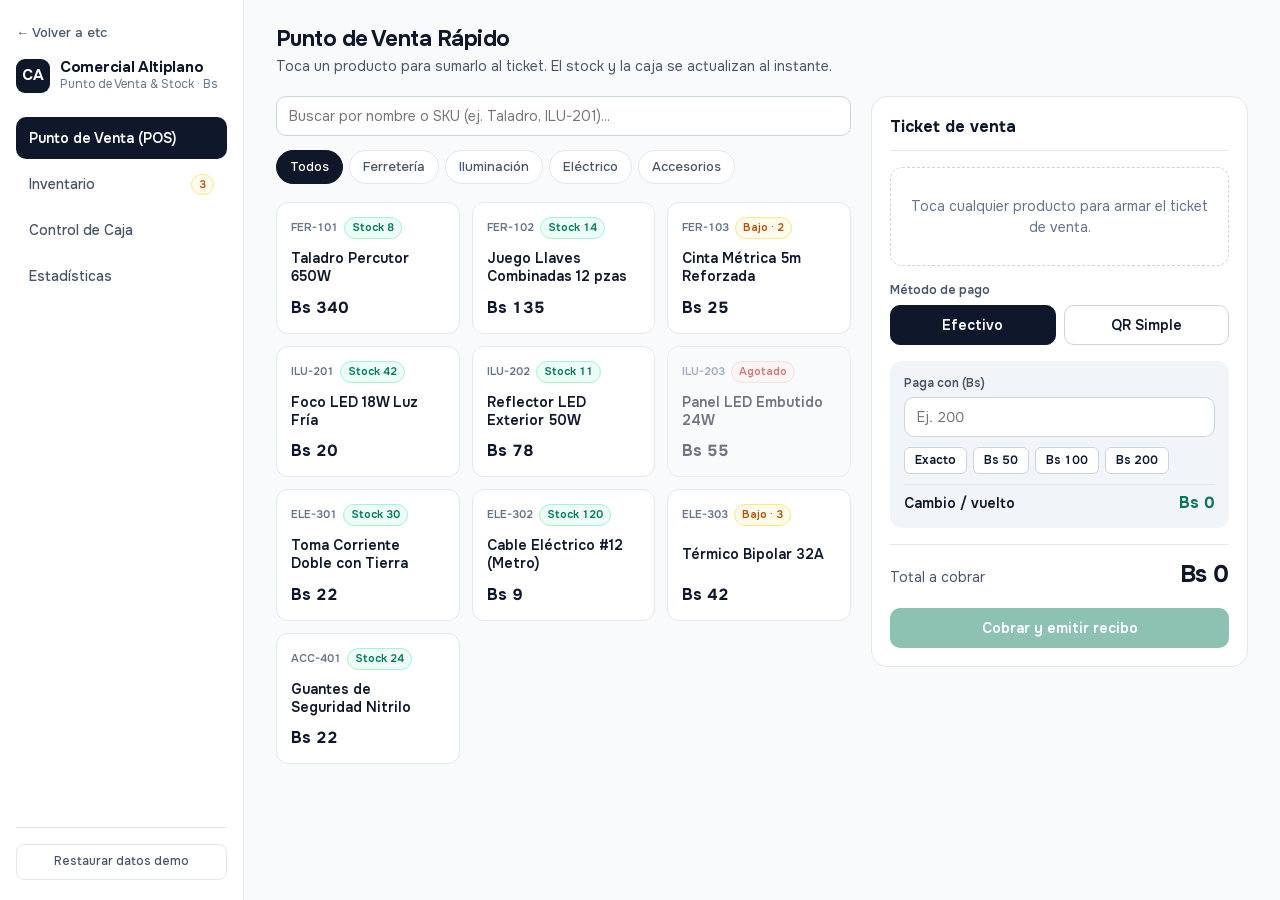
<file: demos/inventario-caja/index.html>
<!DOCTYPE html>
<html lang="es-BO">
<head>
  <meta charset="UTF-8">
  <meta name="viewport" content="width=device-width, initial-scale=1.0, viewport-fit=cover">
  <title>Comercial Altiplano · Punto de Venta, Inventario & Caja (Bs) | etc</title>
  <meta name="description" content="Sistema comercial de Punto de Venta (POS), inventario en tiempo real y control de caja diario en bolivianos (Bs). Demo interactiva por etc.">
  <meta name="theme-color" content="#F8FAFC">
  <link rel="icon" type="image/svg+xml" href="../../assets/icons/favicon.svg">
  <link rel="stylesheet" href="./styles.css">
</head>
<body>
  <!-- Mobile Top Header -->
  <header class="mobile-header">
    <div class="mobile-header__left">
      <a href="../../" class="mobile-back" aria-label="Volver a etc">← etc</a>
      <div>
        <div class="brand__name">Comercial Altiplano</div>
        <span class="brand__sub">POS & Caja · Bs</span>
      </div>
    </div>
    <button type="button" class="reset-btn" data-reset-demo>Restaurar</button>
  </header>

  <div class="app-shell">
    <!-- Desktop Sidebar -->
    <aside class="sidebar" aria-label="Navegación del sistema">
      <div>
        <a href="../../" class="sidebar__back">← Volver a etc</a>
        <div class="brand">
          <div class="brand__mark" aria-hidden="true">CA</div>
          <div>
            <div class="brand__name">Comercial Altiplano</div>
            <span class="brand__sub">Punto de Venta & Stock · Bs</span>
          </div>
        </div>

        <nav class="nav-list">
          <button type="button" class="nav-btn" data-nav-mod="pos" aria-current="page">
            <span>Punto de Venta (POS)</span>
          </button>
          <button type="button" class="nav-btn" data-nav-mod="inventory" aria-current="false">
            <span>Inventario</span>
            <span class="nav-badge tnum" data-low-badge>3</span>
          </button>
          <button type="button" class="nav-btn" data-nav-mod="cash" aria-current="false">
            <span>Control de Caja</span>
          </button>
          <button type="button" class="nav-btn" data-nav-mod="stats" aria-current="false">
            <span>Estadísticas</span>
          </button>
        </nav>
      </div>

      <div class="sidebar__foot">
        <button type="button" class="reset-btn" data-reset-demo>Restaurar datos demo</button>
      </div>
    </aside>

    <!-- Main Workspace -->
    <main class="main">
      <!-- ==================== MODULE 1: POS ==================== -->
      <section data-module-view="pos">
        <div class="module-head">
          <div>
            <h1 class="module-title">Punto de Venta Rápido</h1>
            <p class="module-sub">Toca un producto para sumarlo al ticket. El stock y la caja se actualizan al instante.</p>
          </div>
        </div>

        <div class="pos-grid">
          <div>
            <div class="pos-controls">
              <input id="pos-search" type="search" class="input" placeholder="Buscar por nombre o SKU (ej. Taladro, ILU-201)..." aria-label="Buscar producto por nombre o SKU">
              <div class="pills-row" role="group" aria-label="Filtrar por categoría">
                <button type="button" class="pill" data-pos-cat="Todos" aria-pressed="true">Todos</button>
                <button type="button" class="pill" data-pos-cat="Ferretería" aria-pressed="false">Ferretería</button>
                <button type="button" class="pill" data-pos-cat="Iluminación" aria-pressed="false">Iluminación</button>
                <button type="button" class="pill" data-pos-cat="Eléctrico" aria-pressed="false">Eléctrico</button>
                <button type="button" class="pill" data-pos-cat="Accesorios" aria-pressed="false">Accesorios</button>
              </div>
            </div>

            <div id="pos-products" class="products-grid"></div>
          </div>

          <aside class="panel ticket-panel" aria-label="Ticket de venta actual">
            <div class="ticket-head">
              <h2 style="font-size:1rem;font-weight:700;">Ticket de venta</h2>
              <button type="button" id="clear-cart-btn" class="btn btn--outline btn--sm" hidden>Limpiar</button>
            </div>

            <div id="ticket-items" class="ticket-items"></div>

            <div>
              <div style="font-size:0.75rem;font-weight:600;color:#475569;margin-block-end:0.375rem;">Método de pago</div>
              <div class="pay-tabs" role="group" aria-label="Método de pago">
                <button type="button" class="pay-tab" data-pay-method="Efectivo" aria-pressed="true">Efectivo</button>
                <button type="button" class="pay-tab" data-pay-method="QR Simple" aria-pressed="false">QR Simple</button>
              </div>
            </div>

            <div id="cash-pay-box" class="cash-box">
              <div class="field">
                <label for="cash-paid-input">Paga con (Bs)</label>
                <input id="cash-paid-input" type="number" min="0" step="0.5" inputmode="decimal" class="input tnum" placeholder="Ej. 200">
              </div>
              <div class="quick-bills">
                <button type="button" class="bill-btn" data-bill="exact">Exacto</button>
                <button type="button" class="bill-btn tnum" data-bill="50">Bs 50</button>
                <button type="button" class="bill-btn tnum" data-bill="100">Bs 100</button>
                <button type="button" class="bill-btn tnum" data-bill="200">Bs 200</button>
              </div>
              <div class="change-row">
                <span>Cambio / vuelto</span>
                <strong id="cash-change-val" class="tnum">Bs 0</strong>
              </div>
            </div>

            <div id="qr-pay-box" class="cash-box" hidden>
              <p style="font-size:0.8125rem;color:#475569;">Muestra el código QR oficial de Comercial Altiplano para cobrar al instante.</p>
              <button type="button" id="show-qr-btn" class="btn btn--outline btn--sm">Mostrar QR de cobro</button>
            </div>

            <div class="ticket-total">
              <span>Total a cobrar</span>
              <strong id="ticket-total-val" class="tnum">Bs 0</strong>
            </div>

            <button type="button" id="checkout-btn" class="btn btn--emerald" disabled>Cobrar y emitir recibo</button>
          </aside>
        </div>
      </section>

      <!-- ==================== MODULE 2: INVENTORY ==================== -->
      <section data-module-view="inventory" hidden>
        <div class="module-head">
          <div>
            <h1 class="module-title">Inventario y Reposición</h1>
            <p class="module-sub">Control de costos, márgenes y reposición rápida en tiempo real.</p>
          </div>
          <button type="button" id="open-new-prod-btn" class="btn btn--primary">+ Nuevo producto</button>
        </div>

        <div class="kpi-grid">
          <div class="kpi-card">
            <span class="kpi-label">Total de productos</span>
            <strong id="inv-kpi-count" class="kpi-value tnum">10 SKUs</strong>
          </div>
          <div class="kpi-card">
            <span class="kpi-label">Valor del inventario (Venta)</span>
            <strong id="inv-kpi-value" class="kpi-value kpi-value--emerald tnum">Bs 0</strong>
            <span id="inv-kpi-cost" class="kpi-note tnum">Costo: Bs 0</span>
          </div>
          <div class="kpi-card">
            <span class="kpi-label">Alertas de stock bajo / agotado</span>
            <strong id="inv-kpi-low" class="kpi-value kpi-value--amber tnum">0</strong>
          </div>
        </div>

        <div class="pills-row" style="margin-block-end:0.875rem;" role="group" aria-label="Filtrar inventario">
          <button type="button" class="pill" data-inv-filter="all" aria-pressed="true">Todos</button>
          <button type="button" class="pill" data-inv-filter="low" aria-pressed="false">Stock bajo</button>
          <button type="button" class="pill" data-inv-filter="out" aria-pressed="false">Agotados</button>
        </div>

        <div class="table-wrap">
          <table class="data-table">
            <thead>
              <tr>
                <th>SKU</th>
                <th>Producto</th>
                <th class="num-col">Costo</th>
                <th class="num-col">Precio Venta</th>
                <th class="num-col">Margen</th>
                <th>Stock</th>
                <th class="num-col">Acción</th>
              </tr>
            </thead>
            <tbody id="inv-tbody"></tbody>
          </table>
        </div>
      </section>

      <!-- ==================== MODULE 3: CASH CONTROL ==================== -->
      <section data-module-view="cash" hidden>
        <div class="module-head">
          <div>
            <h1 class="module-title">Control de Caja y Cierre Diario</h1>
            <p class="module-sub">Movimientos en bolivianos (Bs), ganancia bruta real y exportación para Excel.</p>
          </div>
          <div style="display:flex;gap:0.5rem;flex-wrap:wrap;">
            <button type="button" id="open-expense-btn" class="btn btn--outline">+ Registrar gasto o retiro</button>
            <button type="button" id="export-csv-btn" class="btn btn--primary">Exportar cierre CSV</button>
          </div>
        </div>

        <div class="kpi-grid">
          <div class="kpi-card"><span class="kpi-label">Ventas del día</span><strong id="cash-sales" class="kpi-value kpi-value--emerald tnum">Bs 0</strong></div>
          <div class="kpi-card"><span class="kpi-label">Ingresos en Efectivo</span><strong id="cash-efectivo" class="kpi-value tnum">Bs 0</strong></div>
          <div class="kpi-card"><span class="kpi-label">Ingresos por QR Simple</span><strong id="cash-qr" class="kpi-value tnum">Bs 0</strong></div>
          <div class="kpi-card"><span class="kpi-label">Gastos / Retiros</span><strong id="cash-expenses" class="kpi-value kpi-value--red tnum">Bs 0</strong></div>
          <div class="kpi-card"><span class="kpi-label">Ganancia Bruta Estimada</span><strong id="cash-profit" class="kpi-value kpi-value--emerald tnum">Bs 0</strong></div>
          <div class="kpi-card"><span class="kpi-label">Saldo Neto en Caja</span><strong id="cash-net" class="kpi-value tnum">Bs 0</strong></div>
        </div>

        <div class="table-wrap">
          <table class="data-table">
            <thead>
              <tr>
                <th>Hora</th>
                <th>Tipo</th>
                <th>Detalle del movimiento</th>
                <th>Método</th>
                <th class="num-col">Monto (Bs)</th>
                <th class="num-col">Ganancia</th>
              </tr>
            </thead>
            <tbody id="cash-tbody"></tbody>
          </table>
        </div>
      </section>

      <!-- ==================== MODULE 4: STATS ==================== -->
      <section data-module-view="stats" hidden>
        <div class="module-head">
          <div>
            <h1 class="module-title">Estadísticas del Negocio</h1>
            <p class="module-sub">Desempeño de los últimos 7 días actualizado en vivo con cada cobro.</p>
          </div>
        </div>

        <div class="stats-grid">
          <div class="panel">
            <h2 style="font-size:1rem;font-weight:700;">Ventas de los últimos 7 días (Bs)</h2>
            <p style="font-size:0.8125rem;color:#64748B;margin-block-start:0.2rem;">La barra verde corresponde al día de hoy en tiempo real.</p>
            <div id="stats-bar-chart" class="bar-chart"></div>
          </div>

          <div style="display:flex;flex-direction:column;gap:1rem;">
            <div class="panel">
              <h2 style="font-size:1rem;font-weight:700;">Top 5 productos más vendidos</h2>
              <div id="stats-top5" class="rank-list"></div>
            </div>

            <div class="panel">
              <h2 style="font-size:1rem;font-weight:700;">Efectivo vs. QR Simple (Hoy)</h2>
              <div class="split-bar" aria-hidden="true">
                <div id="split-cash-bar" class="split-bar__cash" style="width:50%;"></div>
                <div id="split-qr-bar" class="split-bar__qr" style="width:50%;"></div>
              </div>
              <div style="display:flex;justify-content:space-between;gap:0.75rem;font-size:0.8125rem;flex-wrap:wrap;">
                <span id="split-cash-label" class="tnum" style="color:#047857;font-weight:600;">Efectivo: Bs 0</span>
                <span id="split-qr-label" class="tnum" style="color:#0F172A;font-weight:600;">QR Simple: Bs 0</span>
              </div>
            </div>
          </div>
        </div>
      </section>
    </main>
  </div>

  <!-- Mobile Bottom Navigation -->
  <nav class="bottom-nav" aria-label="Navegación móvil">
    <button type="button" class="bottom-nav__btn" data-nav-mod="pos" aria-current="page"><span>POS</span></button>
    <button type="button" class="bottom-nav__btn" data-nav-mod="inventory" aria-current="false"><span>Stock</span></button>
    <button type="button" class="bottom-nav__btn" data-nav-mod="cash" aria-current="false"><span>Caja</span></button>
    <button type="button" class="bottom-nav__btn" data-nav-mod="stats" aria-current="false"><span>Stats</span></button>
  </nav>

  <!-- Modal: Receipt -->
  <dialog id="receipt-modal" class="pos-modal" aria-labelledby="receipt-title">
    <div class="modal-head">
      <h2 id="receipt-title" style="font-size:1.0625rem;">Venta registrada</h2>
      <button type="button" class="btn btn--outline btn--sm" data-close-modal>Cerrar</button>
    </div>
    <div class="modal-body">
      <div id="receipt-content" class="receipt-box"></div>
    </div>
    <div class="modal-foot">
      <a id="receipt-wa-btn" href="https://wa.me/59177398405" class="btn btn--emerald" target="_blank" rel="noopener noreferrer">Enviar comprobante por WhatsApp</a>
    </div>
  </dialog>

  <!-- Modal: QR Simple -->
  <dialog id="qr-modal" class="pos-modal" aria-labelledby="qr-title">
    <div class="modal-head">
      <h2 id="qr-title" style="font-size:1.0625rem;">Cobro por QR Simple</h2>
      <button type="button" class="btn btn--outline btn--sm" data-close-modal>Cerrar</button>
    </div>
    <div class="modal-body" style="text-align:center;">
      <p style="font-size:0.875rem;color:#475569;">Comercial Altiplano · Cuenta Banco Unión / BNB (Demo)</p>
      <div class="qr-frame">
        <svg width="176" height="176" viewBox="0 0 21 21" fill="#0F172A" aria-label="Código QR de cobro demo">
          <rect width="21" height="21" fill="#FFFFFF"/>
          <path d="M1 1h7v7H1zM2 2v5h5V2zM3 3h3v3H3zM13 1h7v7h-7zM14 2v5h5V2zM15 3h3v3h-3zM1 13h7v7H1zM2 14v5h5v-5zM3 15h3v3H3zM9 2h2v2H9zM9 6h1v3H9zM11 5h1v4h-1zM9 10h3v2H9zM13 10h2v1h-2zM16 9h3v2h-3zM14 12h2v3h-2zM17 13h3v2h-3zM9 14h3v2H9zM13 16h3v4h-3zM17 17h3v3h-3zM9 18h2v2H9z"/>
        </svg>
      </div>
      <strong id="qr-amount-label" class="tnum" style="font-size:1.5rem;">Bs 0</strong>
      <p style="font-size:0.75rem;color:#64748B;">Una vez confirmado el pago, presiona "Cobrar y emitir recibo".</p>
    </div>
  </dialog>

  <!-- Modal: Restock -->
  <dialog id="restock-modal" class="pos-modal" aria-labelledby="restock-title">
    <div class="modal-head">
      <h2 id="restock-title" style="font-size:1.0625rem;">Reponer mercadería</h2>
      <button type="button" class="btn btn--outline btn--sm" data-close-modal>Cerrar</button>
    </div>
    <form id="restock-form">
      <div class="modal-body">
        <p id="restock-prod-name" style="font-size:0.875rem;font-weight:600;"></p>
        <div class="field">
          <label for="restock-qty">Unidades a ingresar</label>
          <input id="restock-qty" type="number" min="1" value="10" required class="input tnum">
        </div>
        <div class="quick-bills">
          <button type="button" class="bill-btn tnum" data-quick-restock="5">+5</button>
          <button type="button" class="bill-btn tnum" data-quick-restock="10">+10</button>
          <button type="button" class="bill-btn tnum" data-quick-restock="20">+20</button>
          <button type="button" class="bill-btn tnum" data-quick-restock="50">+50</button>
        </div>
      </div>
      <div class="modal-foot">
        <button type="submit" class="btn btn--emerald">Confirmar reposición</button>
      </div>
    </form>
  </dialog>

  <!-- Modal: New Product -->
  <dialog id="new-prod-modal" class="pos-modal" aria-labelledby="new-prod-title">
    <div class="modal-head">
      <h2 id="new-prod-title" style="font-size:1.0625rem;">Nuevo producto</h2>
      <button type="button" class="btn btn--outline btn--sm" data-close-modal>Cerrar</button>
    </div>
    <form id="new-prod-form">
      <div class="modal-body form-grid">
        <div class="form-row-2">
          <div class="field"><label for="np-sku">SKU</label><input id="np-sku" name="sku" required class="input" placeholder="FER-109"></div>
          <div class="field">
            <label for="np-cat">Categoría</label>
            <select id="np-cat" name="category" class="select">
              <option>Ferretería</option>
              <option>Iluminación</option>
              <option>Eléctrico</option>
              <option>Accesorios</option>
            </select>
          </div>
        </div>
        <div class="field"><label for="np-name">Nombre del producto</label><input id="np-name" name="name" required class="input" placeholder="Ej. Destornillador Aislado"></div>
        <div class="form-row-2">
          <div class="field"><label for="np-cost">Costo (Bs)</label><input id="np-cost" name="cost" type="number" min="0" step="0.5" required class="input tnum"></div>
          <div class="field"><label for="np-price">Precio venta (Bs)</label><input id="np-price" name="price" type="number" min="0" step="0.5" required class="input tnum"></div>
        </div>
        <div class="form-row-2">
          <div class="field"><label for="np-stock">Stock inicial</label><input id="np-stock" name="stock" type="number" min="0" required class="input tnum" value="10"></div>
          <div class="field"><label for="np-min">Stock mínimo</label><input id="np-min" name="minStock" type="number" min="1" required class="input tnum" value="3"></div>
        </div>
      </div>
      <div class="modal-foot">
        <button type="submit" class="btn btn--primary">Guardar producto</button>
      </div>
    </form>
  </dialog>

  <!-- Modal: Register Expense -->
  <dialog id="expense-modal" class="pos-modal" aria-labelledby="expense-title">
    <div class="modal-head">
      <h2 id="expense-title" style="font-size:1.0625rem;">Registrar gasto o retiro</h2>
      <button type="button" class="btn btn--outline btn--sm" data-close-modal>Cerrar</button>
    </div>
    <form id="expense-form">
      <div class="modal-body form-grid">
        <div class="field"><label for="ex-concept">Concepto</label><input id="ex-concept" name="concept" required class="input" placeholder="Ej. Pasajes, bolsas, pago proveedor"></div>
        <div class="form-row-2">
          <div class="field"><label for="ex-amount">Monto (Bs)</label><input id="ex-amount" name="amount" type="number" min="1" step="0.5" required class="input tnum"></div>
          <div class="field">
            <label for="ex-method">Origen</label>
            <select id="ex-method" name="method" class="select">
              <option>Efectivo</option>
              <option>QR Simple</option>
            </select>
          </div>
        </div>
      </div>
      <div class="modal-foot">
        <button type="submit" class="btn btn--primary">Registrar en caja</button>
      </div>
    </form>
  </dialog>

  <div id="toast" class="toast" role="status" aria-live="polite" hidden></div>

  <script src="./app.js" defer></script>
</body>
</html>
</file>
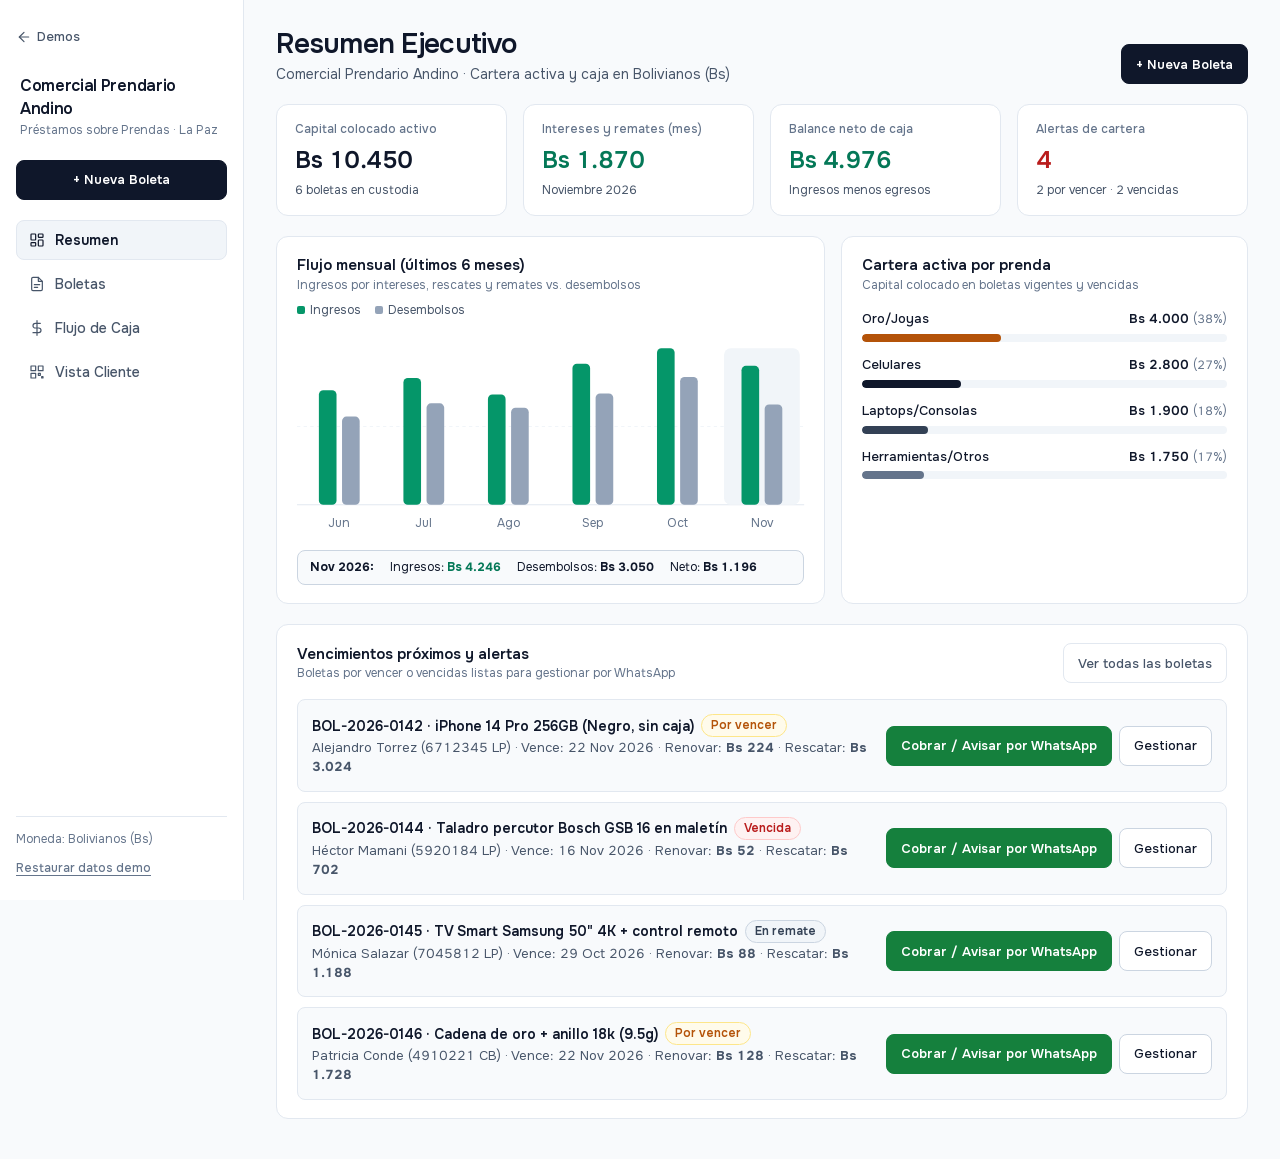
<file: demos/prestamo-prendas/index.html>
<!doctype html>
<html lang="es">
<head>
  <meta charset="utf-8">
  <meta name="viewport" content="width=device-width, initial-scale=1.0, viewport-fit=cover">
  <meta name="theme-color" content="#F8FAFC">
  <title>Comercial Prendario Andino — Sistema de Préstamos sobre Prendas</title>
  <meta name="description" content="Sistema integral de préstamos sobre prendas, flujo de caja en Bs y consulta de boletas por QR en La Paz, Bolivia.">
  <link rel="icon" type="image/svg+xml" href="../../assets/icons/favicon.svg">
  <link rel="stylesheet" href="./styles.css">
</head>
<body>
  <a href="#main-content" class="skip-link visually-hidden">Ir al contenido principal</a>

  <div class="app-shell">
    <!-- Desktop Sidebar -->
    <aside class="sidebar" aria-label="Navegación principal">
      <a href="../../" class="back-link">
        <svg width="16" height="16" viewBox="0 0 24 24" fill="none" stroke="currentColor" stroke-width="1.8" stroke-linecap="round" stroke-linejoin="round" aria-hidden="true">
          <path d="M19 12H5"/><path d="m12 19-7-7 7-7"/>
        </svg>
        Demos
      </a>

      <div class="sidebar__brand">
        <span class="sidebar__name">Comercial Prendario Andino</span>
        <span class="sidebar__sub">Préstamos sobre Prendas · La Paz</span>
      </div>

      <button type="button" class="btn btn--primary btn--full" data-open-new-boleta>+ Nueva Boleta</button>

      <nav class="side-nav" aria-label="Secciones del sistema">
        <button type="button" class="side-nav__btn" data-nav="resumen" aria-current="page">
          <svg width="16" height="16" viewBox="0 0 24 24" fill="none" stroke="currentColor" stroke-width="1.8" stroke-linecap="round" stroke-linejoin="round" aria-hidden="true">
            <rect x="3" y="3" width="7" height="9" rx="1"/><rect x="14" y="3" width="7" height="5" rx="1"/><rect x="14" y="12" width="7" height="9" rx="1"/><rect x="3" y="16" width="7" height="5" rx="1"/>
          </svg>
          Resumen
        </button>
        <button type="button" class="side-nav__btn" data-nav="boletas">
          <svg width="16" height="16" viewBox="0 0 24 24" fill="none" stroke="currentColor" stroke-width="1.8" stroke-linecap="round" stroke-linejoin="round" aria-hidden="true">
            <path d="M14 2H6a2 2 0 0 0-2 2v16a2 2 0 0 0 2 2h12a2 2 0 0 0 2-2V8z"/><polyline points="14 2 14 8 20 8"/><line x1="8" y1="13" x2="16" y2="13"/><line x1="8" y1="17" x2="13" y2="17"/>
          </svg>
          Boletas
        </button>
        <button type="button" class="side-nav__btn" data-nav="caja">
          <svg width="16" height="16" viewBox="0 0 24 24" fill="none" stroke="currentColor" stroke-width="1.8" stroke-linecap="round" stroke-linejoin="round" aria-hidden="true">
            <line x1="12" y1="1" x2="12" y2="23"/><path d="M17 5H9.5a3.5 3.5 0 0 0 0 7h5a3.5 3.5 0 0 1 0 7H6"/>
          </svg>
          Flujo de Caja
        </button>
        <button type="button" class="side-nav__btn" data-nav="cliente">
          <svg width="16" height="16" viewBox="0 0 24 24" fill="none" stroke="currentColor" stroke-width="1.8" stroke-linecap="round" stroke-linejoin="round" aria-hidden="true">
            <rect x="3" y="3" width="7" height="7"/><rect x="14" y="3" width="7" height="7"/><rect x="3" y="14" width="7" height="7"/><path d="M14 14h3v3h-3z M19 19h2v2h-2z"/>
          </svg>
          Vista Cliente
        </button>
      </nav>

      <div class="sidebar__footer">
        <span class="sidebar__sub">Moneda: Bolivianos (Bs)</span>
        <button type="button" class="reset-link" data-reset-demo>Restaurar datos demo</button>
      </div>
    </aside>

    <!-- Mobile Top Bar -->
    <header class="mobile-topbar">
      <div class="mobile-topbar__left">
        <a href="../../" class="back-link">
          <svg width="16" height="16" viewBox="0 0 24 24" fill="none" stroke="currentColor" stroke-width="1.8" stroke-linecap="round" stroke-linejoin="round" aria-hidden="true">
            <path d="M19 12H5"/><path d="m12 19-7-7 7-7"/>
          </svg>
          Demos
        </a>
        <span class="mobile-topbar__brand">Prendario Andino</span>
      </div>
      <button type="button" class="btn btn--primary" style="min-block-size:36px;padding-inline:0.75rem;" data-open-new-boleta>+ Boleta</button>
    </header>

    <!-- Main Workspace -->
    <main id="main-content" class="main-area" tabindex="-1">
      <div class="page-max">
        <!-- 1. RESUMEN -->
        <section class="section-view" id="view-resumen">
          <div class="view-head">
            <div>
              <h1 class="view-title">Resumen Ejecutivo</h1>
              <p class="view-sub">Comercial Prendario Andino · Cartera activa y caja en Bolivianos (Bs)</p>
            </div>
            <button type="button" class="btn btn--primary" data-open-new-boleta>+ Nueva Boleta</button>
          </div>

          <div class="kpi-grid" id="dashboard-kpis"></div>

          <div class="charts-grid">
            <article class="panel">
              <div class="panel__head">
                <div>
                  <h2 class="panel__title">Flujo mensual (últimos 6 meses)</h2>
                  <p class="panel__sub">Ingresos por intereses, rescates y remates vs. desembolsos</p>
                </div>
                <div class="chart-legend">
                  <span><span class="legend-dot" style="background:#059669;"></span>Ingresos</span>
                  <span><span class="legend-dot" style="background:#94A3B8;"></span>Desembolsos</span>
                </div>
              </div>
              <div class="bar-chart-wrap" id="monthly-chart-host"></div>
              <div class="chart-tooltip" id="chart-tooltip">Toca o pasa el cursor sobre un mes para ver el detalle en Bs.</div>
            </article>

            <article class="panel">
              <div class="panel__head">
                <div>
                  <h2 class="panel__title">Cartera activa por prenda</h2>
                  <p class="panel__sub">Capital colocado en boletas vigentes y vencidas</p>
                </div>
              </div>
              <div class="cat-bars" id="category-chart-host"></div>
            </article>
          </div>

          <article class="panel">
            <div class="panel__head">
              <div>
                <h2 class="panel__title">Vencimientos próximos y alertas</h2>
                <p class="panel__sub">Boletas por vencer o vencidas listas para gestionar por WhatsApp</p>
              </div>
              <button type="button" class="btn btn--ghost" data-nav="boletas">Ver todas las boletas</button>
            </div>
            <div class="alert-list" id="dashboard-alerts"></div>
          </article>
        </section>

        <!-- 2. BOLETAS -->
        <section class="section-view" id="view-boletas" hidden>
          <div class="view-head">
            <div>
              <h1 class="view-title">Boletas de Empeño</h1>
              <p class="view-sub">Renovaciones, abonos a capital, rescates y remates en tiempo real</p>
            </div>
            <button type="button" class="btn btn--primary" data-open-new-boleta>+ Nueva Boleta</button>
          </div>

          <div class="controls-bar">
            <label for="boleta-search" class="visually-hidden">Buscar boleta, cliente, CI o prenda</label>
            <input id="boleta-search" class="search-input" type="search" placeholder="Buscar por N° boleta, cliente, CI o prenda...">
            <div class="pills-row" role="group" aria-label="Filtrar por estado" id="boleta-filters">
              <button type="button" class="pill-btn" data-bfilter="all" aria-pressed="true">Todas</button>
              <button type="button" class="pill-btn" data-bfilter="vigente" aria-pressed="false">Vigentes</button>
              <button type="button" class="pill-btn" data-bfilter="por-vencer" aria-pressed="false">Por vencer</button>
              <button type="button" class="pill-btn" data-bfilter="vencida" aria-pressed="false">Vencidas</button>
              <button type="button" class="pill-btn" data-bfilter="rescatada" aria-pressed="false">Rescatadas</button>
              <button type="button" class="pill-btn" data-bfilter="remate" aria-pressed="false">Remate</button>
            </div>
          </div>

          <div class="boletas-grid" id="boletas-grid"></div>
        </section>

        <!-- 3. FLUJO DE CAJA -->
        <section class="section-view" id="view-caja" hidden>
          <div class="view-head">
            <div>
              <h1 class="view-title">Flujo de Caja (Libro Diario)</h1>
              <p class="view-sub">Cada desembolso, renovación, rescate y remate se registra al instante en Bs</p>
            </div>
            <div style="display:flex;gap:0.5rem;flex-wrap:wrap;">
              <button type="button" class="btn btn--secondary" id="export-csv-btn">Exportar CSV</button>
              <button type="button" class="btn btn--primary" id="open-manual-tx-btn">+ Movimiento manual</button>
            </div>
          </div>

          <div class="kpi-grid kpi-grid--3" id="cash-kpis"></div>
          <div class="method-strip" id="cash-methods"></div>

          <div class="pills-row" role="group" aria-label="Filtrar movimientos" id="cash-filters" style="margin-block-end:0.875rem;">
            <button type="button" class="pill-btn" data-cfilter="all" aria-pressed="true">Todos</button>
            <button type="button" class="pill-btn" data-cfilter="interes" aria-pressed="false">Intereses / Renovaciones</button>
            <button type="button" class="pill-btn" data-cfilter="rescate" aria-pressed="false">Rescates</button>
            <button type="button" class="pill-btn" data-cfilter="remate" aria-pressed="false">Remates</button>
            <button type="button" class="pill-btn" data-cfilter="desembolso" aria-pressed="false">Desembolsos</button>
            <button type="button" class="pill-btn" data-cfilter="gasto" aria-pressed="false">Gastos operativos</button>
          </div>

          <div class="table-wrap">
            <table class="ledger-table">
              <thead>
                <tr>
                  <th scope="col">Fecha</th>
                  <th scope="col">Tipo</th>
                  <th scope="col">Detalle</th>
                  <th scope="col">Método</th>
                  <th scope="col" style="text-align:end;">Monto (Bs)</th>
                </tr>
              </thead>
              <tbody id="ledger-tbody"></tbody>
            </table>
          </div>
        </section>

        <!-- 4. VISTA CLIENTE -->
        <section class="section-view" id="view-cliente" hidden>
          <div class="client-wrap">
            <div class="view-head" style="margin-block-end:0;">
              <div>
                <h1 class="view-title">Consulta de Boleta</h1>
                <p class="view-sub">Escanea el QR de tu boleta o ingresa tu código para ver vencimiento y montos en Bs</p>
              </div>
            </div>

            <div class="panel">
              <form class="search-form" id="client-lookup-form">
                <label for="client-boleta-input" class="visually-hidden">Código de boleta</label>
                <input id="client-boleta-input" type="text" placeholder="Ej. BOL-2026-0142" enterkeyhint="search">
                <button type="submit" class="btn btn--primary">Consultar</button>
              </form>
              <div class="pills-row" id="client-chips"></div>
            </div>

            <div id="client-boleta-host"></div>

            <div style="display:flex;justify-content:center;padding-block-start:0.5rem;">
              <button type="button" class="reset-link" data-reset-demo>Restaurar datos demo</button>
            </div>
          </div>
        </section>
      </div>
    </main>

    <!-- Mobile Bottom Navigation -->
    <nav class="mobile-nav" aria-label="Navegación móvil">
      <button type="button" class="mobile-nav__btn" data-nav="resumen" aria-current="page">
        <svg width="18" height="18" viewBox="0 0 24 24" fill="none" stroke="currentColor" stroke-width="1.8" aria-hidden="true"><rect x="3" y="3" width="7" height="9" rx="1"/><rect x="14" y="3" width="7" height="5" rx="1"/><rect x="14" y="12" width="7" height="9" rx="1"/><rect x="3" y="16" width="7" height="5" rx="1"/></svg>
        Resumen
      </button>
      <button type="button" class="mobile-nav__btn" data-nav="boletas">
        <svg width="18" height="18" viewBox="0 0 24 24" fill="none" stroke="currentColor" stroke-width="1.8" aria-hidden="true"><path d="M14 2H6a2 2 0 0 0-2 2v16a2 2 0 0 0 2 2h12a2 2 0 0 0 2-2V8z"/><polyline points="14 2 14 8 20 8"/></svg>
        Boletas
      </button>
      <button type="button" class="mobile-nav__btn" data-nav="caja">
        <svg width="18" height="18" viewBox="0 0 24 24" fill="none" stroke="currentColor" stroke-width="1.8" aria-hidden="true"><line x1="12" y1="1" x2="12" y2="23"/><path d="M17 5H9.5a3.5 3.5 0 0 0 0 7h5a3.5 3.5 0 0 1 0 7H6"/></svg>
        Caja
      </button>
      <button type="button" class="mobile-nav__btn" data-nav="cliente">
        <svg width="18" height="18" viewBox="0 0 24 24" fill="none" stroke="currentColor" stroke-width="1.8" aria-hidden="true"><rect x="3" y="3" width="7" height="7"/><rect x="14" y="3" width="7" height="7"/><rect x="3" y="14" width="7" height="7"/><path d="M14 14h3v3h-3z"/></svg>
        Cliente
      </button>
    </nav>
  </div>

  <!-- Modal 1: Nueva Boleta -->
  <dialog class="sheet" id="new-boleta-dialog" closedby="any" aria-labelledby="nb-title">
    <div class="sheet__handle" aria-hidden="true"></div>
    <div class="sheet__header">
      <h2 class="sheet__title" id="nb-title">Emitir nueva boleta de empeño</h2>
      <button type="button" class="sheet__close" data-close-dialog aria-label="Cerrar">
        <svg width="18" height="18" viewBox="0 0 24 24" fill="none" stroke="currentColor" stroke-width="1.8" aria-hidden="true"><path d="M18 6 6 18"/><path d="m6 6 12 12"/></svg>
      </button>
    </div>
    <div class="sheet__body">
      <form class="form-stack" id="new-boleta-form">
        <div class="field">
          <label for="nb-name">Nombre completo del cliente *</label>
          <input id="nb-name" name="clientName" type="text" required autocomplete="name" placeholder="Ej. Javier Quisbert">
        </div>
        <div class="form-grid-2">
          <div class="field">
            <label for="nb-ci">CI + Extensión *</label>
            <div style="display:grid;grid-template-columns:1fr 96px;gap:0.375rem;">
              <input id="nb-ci" name="ci" type="text" inputmode="numeric" required placeholder="6845210">
              <select name="ciExt" aria-label="Extensión de CI">
                <option value="LP">LP</option>
                <option value="EL ALTO">EL ALTO</option>
                <option value="CB">CB</option>
                <option value="SC">SC</option>
                <option value="OR">OR</option>
                <option value="PT">PT</option>
              </select>
            </div>
          </div>
          <div class="field">
            <label for="nb-phone">WhatsApp (+591)</label>
            <input id="nb-phone" name="phone" type="tel" inputmode="tel" placeholder="77398405">
          </div>
        </div>

        <div class="form-grid-2">
          <div class="field">
            <label for="nb-cat">Categoría de prenda</label>
            <select id="nb-cat" name="category">
              <option value="Oro/Joyas">Oro/Joyas</option>
              <option value="Celulares">Celulares</option>
              <option value="Laptops/Consolas">Laptops/Consolas</option>
              <option value="Herramientas/Otros">Herramientas/Otros</option>
            </select>
          </div>
          <div class="field">
            <label for="nb-appraise">Avalúo estimado (Bs) *</label>
            <input id="nb-appraise" name="appraisal" type="number" min="50" step="10" inputmode="numeric" required placeholder="2500">
          </div>
        </div>

        <div class="field">
          <label for="nb-item">Descripción técnica de la prenda *</label>
          <input id="nb-item" name="item" type="text" required placeholder="Ej. Anillo oro 18k 8g / iPhone 15 128GB IMEI ...">
        </div>

        <div class="form-grid-2">
          <div class="field">
            <label for="nb-capital">Capital prestado (Bs) *</label>
            <input id="nb-capital" name="capital" type="number" min="50" step="10" inputmode="numeric" required placeholder="1500">
          </div>
          <div class="field">
            <label for="nb-rate">Tasa de interés mensual (%)</label>
            <input id="nb-rate" name="rate" type="number" min="1" max="30" step="0.5" inputmode="decimal" value="8">
          </div>
        </div>

        <div class="form-grid-2">
          <div class="field">
            <label for="nb-term">Plazo</label>
            <select id="nb-term" name="termDays">
              <option value="30">30 días</option>
              <option value="60">60 días</option>
              <option value="90">90 días</option>
            </select>
          </div>
          <div class="field">
            <label for="nb-method">Desembolso</label>
            <select id="nb-method" name="method">
              <option value="Efectivo">Efectivo</option>
              <option value="QR Simple">QR Simple</option>
            </select>
          </div>
        </div>

        <div class="calc-preview" id="nb-calc-preview">
          <div class="metric-item"><span class="metric-item__label">Interés mensual</span><span class="metric-item__val" id="calc-int">Bs 0</span></div>
          <div class="metric-item"><span class="metric-item__label">Total a rescatar</span><span class="metric-item__val" id="calc-total">Bs 0</span></div>
          <div class="metric-item"><span class="metric-item__label">Vencimiento</span><span class="metric-item__val" id="calc-due">—</span></div>
        </div>

        <div class="field">
          <label for="nb-photo">Foto de recepción de la prenda (opcional)</label>
          <input id="nb-photo" type="file" accept="image/*" capture="environment">
          <div id="nb-photo-host" hidden></div>
        </div>
      </form>
    </div>
    <div class="sheet__footer">
      <button type="submit" form="new-boleta-form" class="btn btn--primary btn--full">Emitir boleta y registrar desembolso</button>
    </div>
  </dialog>

  <!-- Modal 2: Detalle y Operaciones de Boleta -->
  <dialog class="sheet" id="boleta-detail-dialog" closedby="any" aria-labelledby="bd-title">
    <div class="sheet__handle" aria-hidden="true"></div>
    <div class="sheet__header">
      <h2 class="sheet__title" id="bd-title">Gestión de boleta</h2>
      <button type="button" class="sheet__close" data-close-dialog aria-label="Cerrar">
        <svg width="18" height="18" viewBox="0 0 24 24" fill="none" stroke="currentColor" stroke-width="1.8" aria-hidden="true"><path d="M18 6 6 18"/><path d="m6 6 12 12"/></svg>
      </button>
    </div>
    <div class="sheet__body" id="bd-body"></div>
  </dialog>

  <!-- Modal 3: Movimiento Manual de Caja -->
  <dialog class="sheet sheet--narrow" id="manual-tx-dialog" closedby="any" aria-labelledby="mtx-title">
    <div class="sheet__handle" aria-hidden="true"></div>
    <div class="sheet__header">
      <h2 class="sheet__title" id="mtx-title">Registrar movimiento manual</h2>
      <button type="button" class="sheet__close" data-close-dialog aria-label="Cerrar">
        <svg width="18" height="18" viewBox="0 0 24 24" fill="none" stroke="currentColor" stroke-width="1.8" aria-hidden="true"><path d="M18 6 6 18"/><path d="m6 6 12 12"/></svg>
      </button>
    </div>
    <div class="sheet__body">
      <form class="form-stack" id="manual-tx-form">
        <div class="field">
          <label for="mtx-type">Tipo de movimiento</label>
          <select id="mtx-type" name="type">
            <option value="gasto">Gasto operativo (egreso)</option>
            <option value="interes">Inyección de capital / ingreso extra</option>
          </select>
        </div>
        <div class="field">
          <label for="mtx-desc">Detalle *</label>
          <input id="mtx-desc" name="desc" type="text" required placeholder="Ej. Alquiler local / Pago luz / Aporte caja">
        </div>
        <div class="form-grid-2">
          <div class="field">
            <label for="mtx-amount">Monto (Bs) *</label>
            <input id="mtx-amount" name="amount" type="number" min="1" step="1" inputmode="numeric" required placeholder="350">
          </div>
          <div class="field">
            <label for="mtx-method">Método</label>
            <select id="mtx-method" name="method">
              <option value="Efectivo">Efectivo</option>
              <option value="QR Simple">QR Simple</option>
            </select>
          </div>
        </div>
      </form>
    </div>
    <div class="sheet__footer">
      <button type="submit" form="manual-tx-form" class="btn btn--primary btn--full">Guardar en Flujo de Caja</button>
    </div>
  </dialog>

  <!-- Modal 4: QR Simple Oficial / Boleta QR -->
  <dialog class="sheet sheet--narrow" id="qr-dialog" closedby="any" aria-labelledby="qr-title">
    <div class="sheet__handle" aria-hidden="true"></div>
    <div class="sheet__header">
      <h2 class="sheet__title" id="qr-title">Comprobante QR</h2>
      <button type="button" class="sheet__close" data-close-dialog aria-label="Cerrar">
        <svg width="18" height="18" viewBox="0 0 24 24" fill="none" stroke="currentColor" stroke-width="1.8" aria-hidden="true"><path d="M18 6 6 18"/><path d="m6 6 12 12"/></svg>
      </button>
    </div>
    <div class="sheet__body" id="qr-dialog-body"></div>
    <div class="sheet__footer" id="qr-dialog-footer"></div>
  </dialog>

  <!-- Toast -->
  <div class="toast-region" role="region" aria-label="Notificaciones">
    <div id="toast" class="toast" popover="manual">
      <span id="toast-msg"></span>
      <button type="button" class="toast__close" popovertarget="toast" popovertargetaction="hide" aria-label="Cerrar aviso">
        <svg width="12" height="12" viewBox="0 0 24 24" fill="none" stroke="currentColor" stroke-width="2.2" aria-hidden="true"><path d="M18 6 6 18"/><path d="m6 6 12 12"/></svg>
      </button>
    </div>
    <div id="toast-live" class="visually-hidden" aria-live="polite"></div>
  </div>

  <script src="./app.js" defer></script>
</body>
</html>
</file>
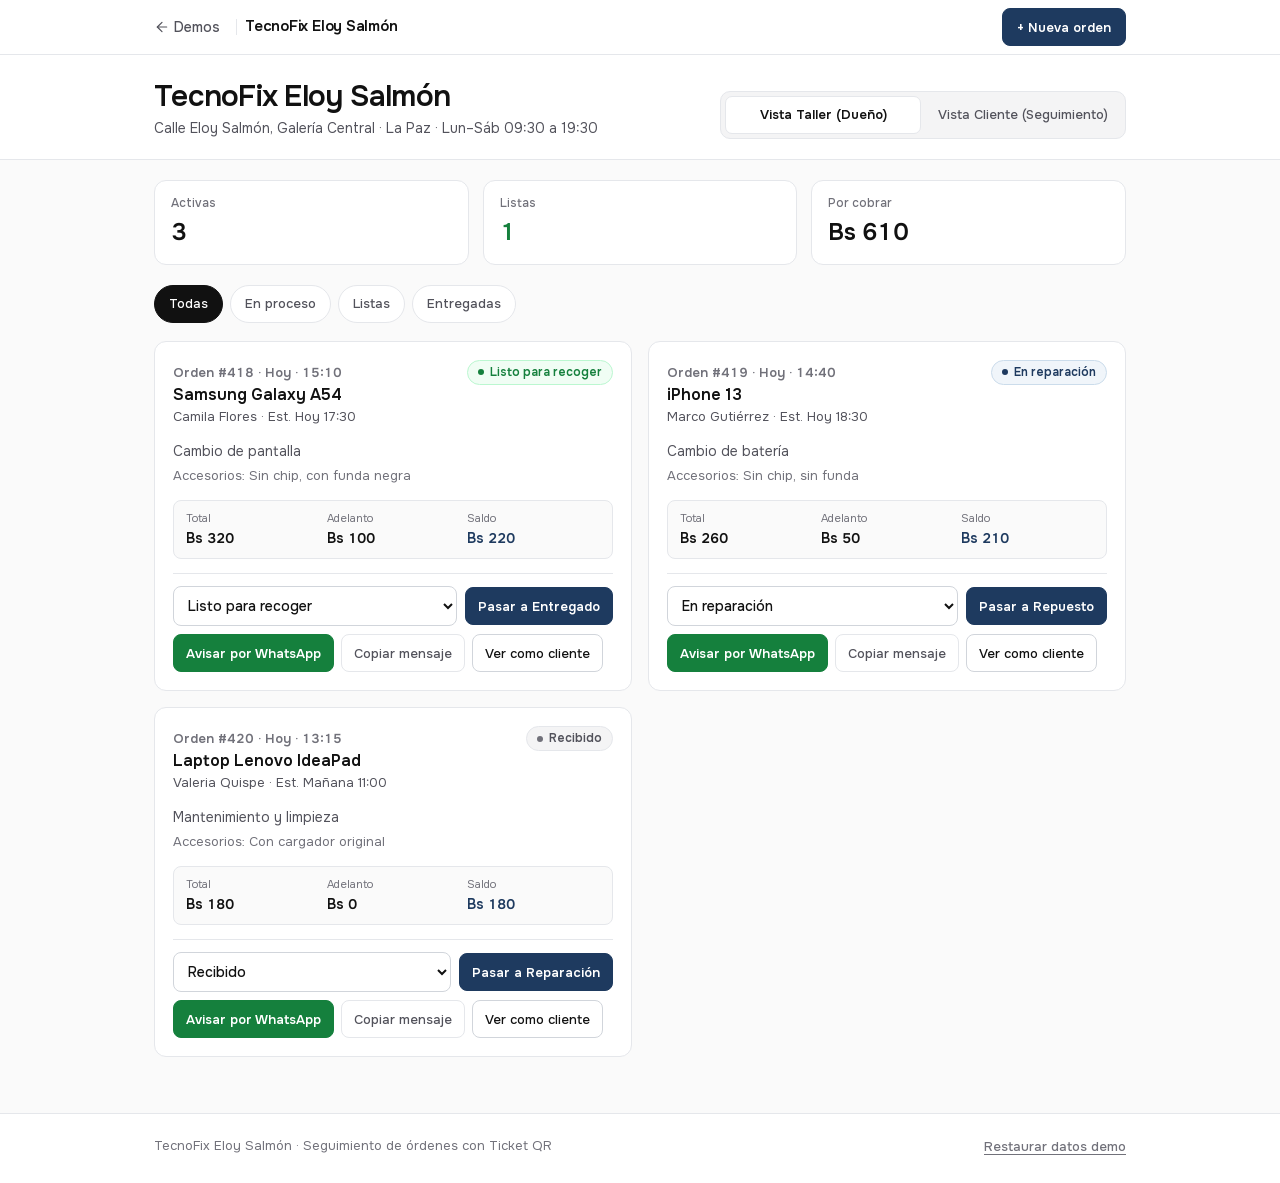
<file: demos/taller-celulares/index.html>
<!doctype html>
<html lang="es" data-theme="celulares">
<head>
  <meta charset="utf-8">
  <meta name="viewport" content="width=device-width, initial-scale=1.0, viewport-fit=cover">
  <meta name="theme-color" content="#FAFAFA">
  <title>TecnoFix Eloy Salmón — Seguimiento de Órdenes</title>
  <meta name="description" content="Servicio técnico de celulares y laptops en Calle Eloy Salmón, Galería Central, La Paz. Seguimiento de reparaciones con Ticket QR.">
  <link rel="icon" type="image/svg+xml" href="../../assets/icons/favicon.svg">
  <link rel="stylesheet" href="../../assets/tracker/tracker-engine.css">
</head>
<body>
  <div id="tracker-app"></div>
  <script src="../../assets/tracker/tracker-engine.js"></script>
  <script>
    window.initTracker({
      id: 'tecnofix-eloy-salmon',
      name: 'TecnoFix Eloy Salmón',
      subtitle: 'Calle Eloy Salmón, Galería Central · La Paz',
      hours: 'Lun–Sáb 09:30 a 19:30',
      qrHolder: 'TecnoFix Bolivia (Cuenta demo)',
      fields: {
        itemLabel: 'Equipo / Modelo',
        itemPlaceholder: 'Ej. Samsung Galaxy A54 / iPhone 13',
        workLabel: 'Falla reportada',
        workPlaceholder: 'Ej. Cambio de pantalla original',
        extraLabel: 'Accesorios dejados',
        extraShort: 'Accesorios',
        extraPlaceholder: 'Ej. Sin chip, con funda transparente',
      },
      states: [
        { id: 'recibido', label: 'Recibido', shortLabel: 'Recibido', clientHint: 'Equipo registrado en recepción y en cola de diagnóstico.' },
        { id: 'proceso', label: 'En reparación', shortLabel: 'Reparación', clientHint: 'Nuestro técnico está trabajando actualmente en tu equipo.' },
        { id: 'espera', label: 'Esperando repuesto', shortLabel: 'Repuesto', clientHint: 'Aguardando llegada del repuesto confirmado para continuar.' },
        { id: 'listo', label: 'Listo para recoger', shortLabel: 'Listo', clientHint: 'Reparación terminada y probada. Puedes pasar por Galería Central.' },
        { id: 'entregado', label: 'Entregado', shortLabel: 'Entregado', clientHint: 'Equipo entregado con garantía de servicio.' },
      ],
      seedOrders: [
        {
          number: 418,
          client: 'Camila Flores',
          phone: '77398405',
          item: 'Samsung Galaxy A54',
          work: 'Cambio de pantalla',
          extra: 'Sin chip, con funda negra',
          eta: 'Hoy 17:30',
          total: 320,
          deposit: 100,
          status: 'listo',
          updatedAt: 'Hoy · 15:10',
          photo: '',
        },
        {
          number: 419,
          client: 'Marco Gutiérrez',
          phone: '77398405',
          item: 'iPhone 13',
          work: 'Cambio de batería',
          extra: 'Sin chip, sin funda',
          eta: 'Hoy 18:30',
          total: 260,
          deposit: 50,
          status: 'proceso',
          updatedAt: 'Hoy · 14:40',
          photo: '',
        },
        {
          number: 420,
          client: 'Valeria Quispe',
          phone: '77398405',
          item: 'Laptop Lenovo IdeaPad',
          work: 'Mantenimiento y limpieza',
          extra: 'Con cargador original',
          eta: 'Mañana 11:00',
          total: 180,
          deposit: 0,
          status: 'recibido',
          updatedAt: 'Hoy · 13:15',
          photo: '',
        },
      ],
    });
  </script>
</body>
</html>
</file>
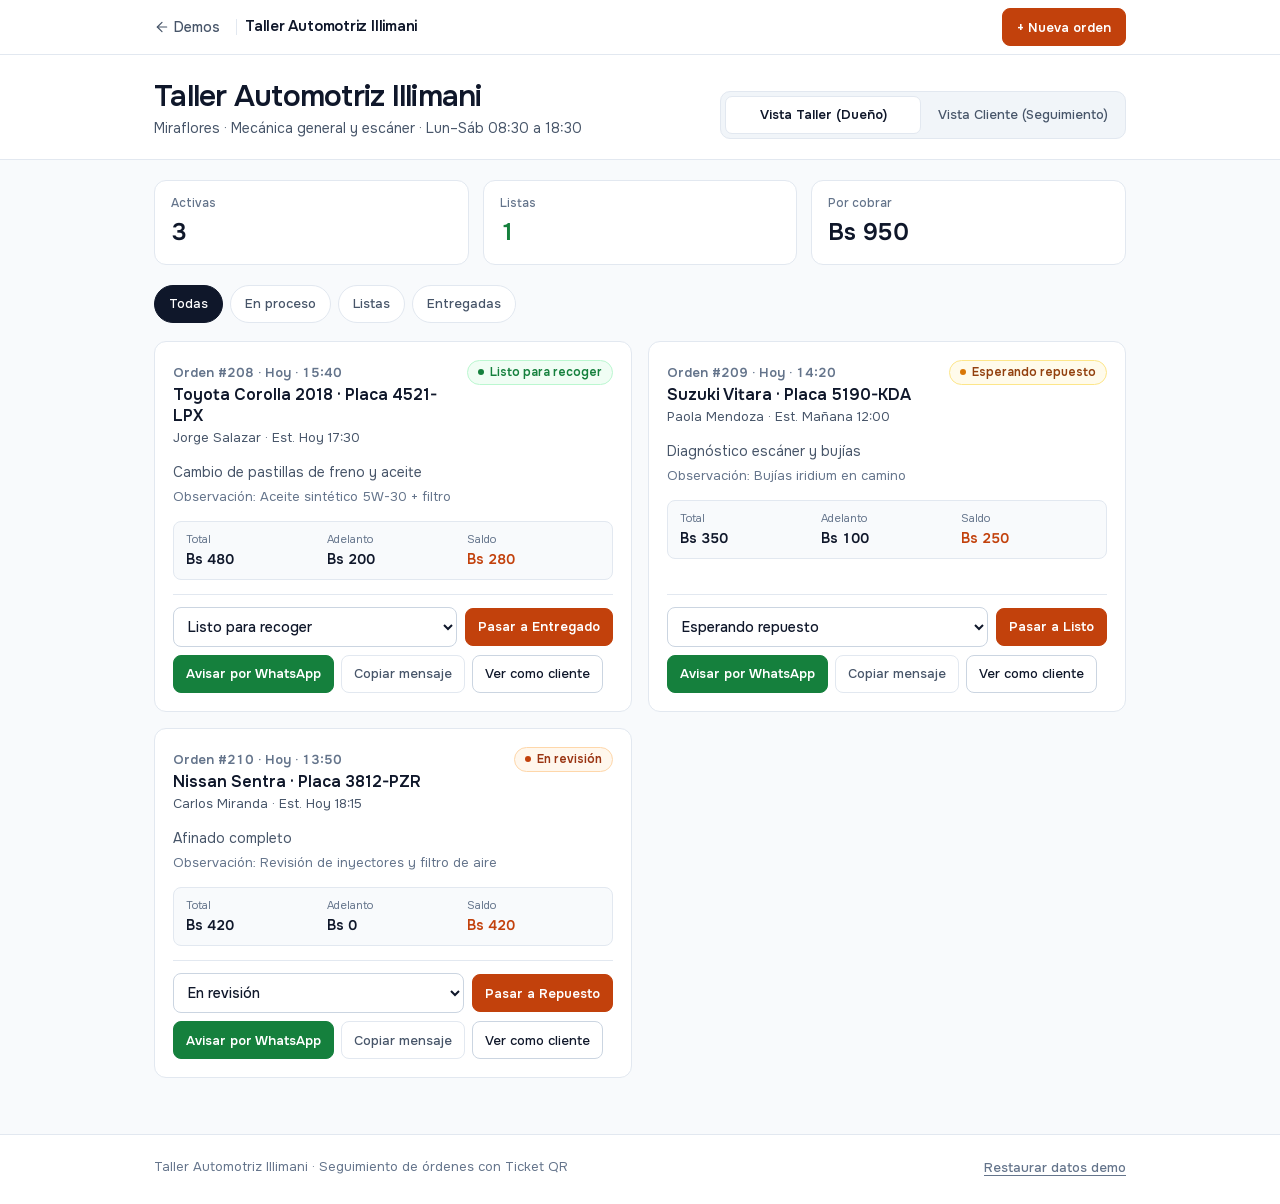
<file: demos/taller-mecanico/index.html>
<!doctype html>
<html lang="es" data-theme="mecanico">
<head>
  <meta charset="utf-8">
  <meta name="viewport" content="width=device-width, initial-scale=1.0, viewport-fit=cover">
  <meta name="theme-color" content="#F8FAFC">
  <title>Taller Automotriz Illimani — Órdenes de Servicio</title>
  <meta name="description" content="Mecánica general y escáner automotriz en Miraflores, La Paz. Seguimiento de vehículo y presupuesto por Ticket QR.">
  <link rel="icon" type="image/svg+xml" href="../../assets/icons/favicon.svg">
  <link rel="stylesheet" href="../../assets/tracker/tracker-engine.css">
</head>
<body>
  <div id="tracker-app"></div>
  <script src="../../assets/tracker/tracker-engine.js"></script>
  <script>
    window.initTracker({
      id: 'taller-automotriz-illimani',
      name: 'Taller Automotriz Illimani',
      subtitle: 'Miraflores · Mecánica general y escáner',
      hours: 'Lun–Sáb 08:30 a 18:30',
      qrHolder: 'Taller Illimani SRL (Cuenta demo)',
      fields: {
        itemLabel: 'Vehículo y Placa',
        itemPlaceholder: 'Ej. Toyota Corolla 2018 · Placa 4521-LPX',
        workLabel: 'Servicio / Falla reportada',
        workPlaceholder: 'Ej. Cambio de pastillas de freno y aceite',
        extraLabel: 'Kilometraje / observaciones',
        extraShort: 'Observación',
        extraPlaceholder: 'Ej. 84.500 km · Revisar presión de llantas',
      },
      states: [
        { id: 'recibido', label: 'Recibido', shortLabel: 'Recibido', clientHint: 'Vehículo ingresado y registrado en ficha de servicio.' },
        { id: 'proceso', label: 'En revisión', shortLabel: 'Revisión', clientHint: 'El vehículo está en diagnóstico o servicio activo.' },
        { id: 'espera', label: 'Esperando repuesto', shortLabel: 'Repuesto', clientHint: 'Esperando entrega de repuestos aprobados en presupuesto.' },
        { id: 'listo', label: 'Listo para recoger', shortLabel: 'Listo', clientHint: 'Servicio completado y probado en ruta. Listo para entrega.' },
        { id: 'entregado', label: 'Entregado', shortLabel: 'Entregado', clientHint: 'Vehículo entregado al propietario.' },
      ],
      seedOrders: [
        {
          number: 208,
          client: 'Jorge Salazar',
          phone: '77398405',
          item: 'Toyota Corolla 2018 · Placa 4521-LPX',
          work: 'Cambio de pastillas de freno y aceite',
          extra: 'Aceite sintético 5W-30 + filtro',
          eta: 'Hoy 17:30',
          total: 480,
          deposit: 200,
          status: 'listo',
          updatedAt: 'Hoy · 15:40',
          photo: '',
        },
        {
          number: 209,
          client: 'Paola Mendoza',
          phone: '77398405',
          item: 'Suzuki Vitara · Placa 5190-KDA',
          work: 'Diagnóstico escáner y bujías',
          extra: 'Bujías iridium en camino',
          eta: 'Mañana 12:00',
          total: 350,
          deposit: 100,
          status: 'espera',
          updatedAt: 'Hoy · 14:20',
          photo: '',
        },
        {
          number: 210,
          client: 'Carlos Miranda',
          phone: '77398405',
          item: 'Nissan Sentra · Placa 3812-PZR',
          work: 'Afinado completo',
          extra: 'Revisión de inyectores y filtro de aire',
          eta: 'Hoy 18:15',
          total: 420,
          deposit: 0,
          status: 'proceso',
          updatedAt: 'Hoy · 13:50',
          photo: '',
        },
      ],
    });
  </script>
</body>
</html>
</file>
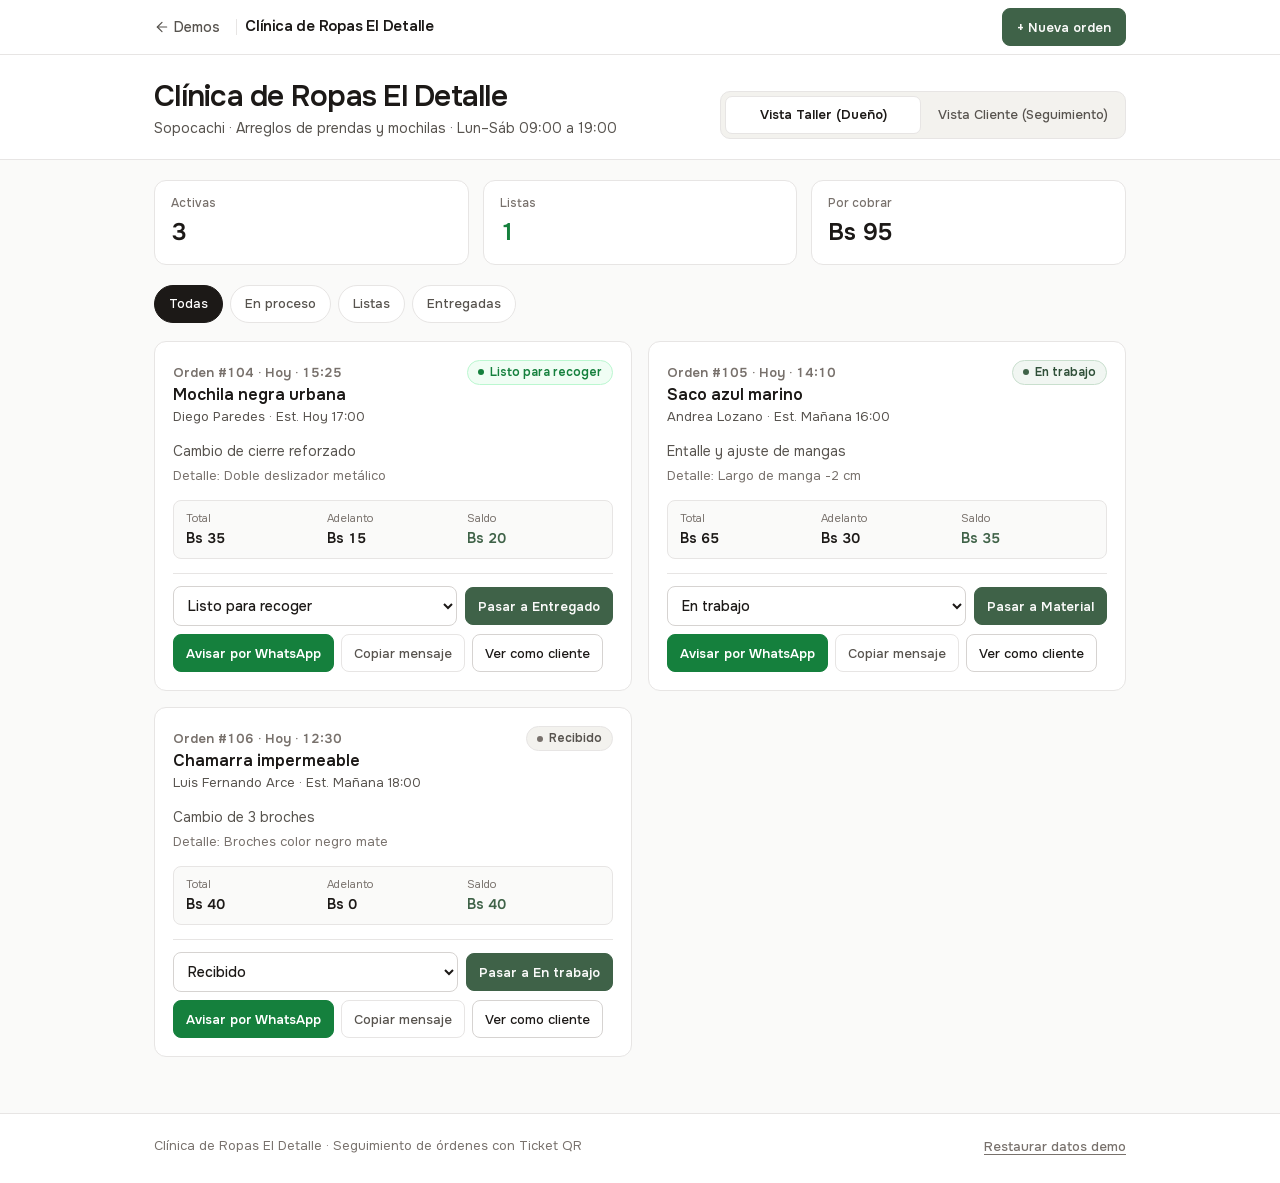
<file: demos/taller-ropa/index.html>
<!doctype html>
<html lang="es" data-theme="ropa">
<head>
  <meta charset="utf-8">
  <meta name="viewport" content="width=device-width, initial-scale=1.0, viewport-fit=cover">
  <meta name="theme-color" content="#FAFAF9">
  <title>Clínica de Ropas El Detalle — Seguimiento de Prendas</title>
  <meta name="description" content="Arreglos de prendas, entalles y mochilas en Sopocachi, La Paz. Seguimiento por Ticket QR.">
  <link rel="icon" type="image/svg+xml" href="../../assets/icons/favicon.svg">
  <link rel="stylesheet" href="../../assets/tracker/tracker-engine.css">
</head>
<body>
  <div id="tracker-app"></div>
  <script src="../../assets/tracker/tracker-engine.js"></script>
  <script>
    window.initTracker({
      id: 'clinica-ropa-el-detalle',
      name: 'Clínica de Ropas El Detalle',
      subtitle: 'Sopocachi · Arreglos de prendas y mochilas',
      hours: 'Lun–Sáb 09:00 a 19:00',
      qrHolder: 'El Detalle Costura (Cuenta demo)',
      fields: {
        itemLabel: 'Prenda / Artículo',
        itemPlaceholder: 'Ej. Mochila negra / Saco azul marino',
        workLabel: 'Arreglo solicitado',
        workPlaceholder: 'Ej. Cambio de cierre reforzado',
        extraLabel: 'Hora / fecha prometida',
        extraShort: 'Detalle',
        extraPlaceholder: 'Ej. Con gancho y forro revisado',
      },
      states: [
        { id: 'recibido', label: 'Recibido', shortLabel: 'Recibido', clientHint: 'Prenda etiquetada y registrada en taller.' },
        { id: 'proceso', label: 'En trabajo', shortLabel: 'En trabajo', clientHint: 'Tu prenda está en mesa de costura en este momento.' },
        { id: 'espera', label: 'Esperando material', shortLabel: 'Material', clientHint: 'Esperando cierre, botón o hilo del tono exacto.' },
        { id: 'listo', label: 'Listo para recoger', shortLabel: 'Listo', clientHint: 'Arreglo terminado y planchado. Puedes pasar por Sopocachi.' },
        { id: 'entregado', label: 'Entregado', shortLabel: 'Entregado', clientHint: 'Prenda retirada por el cliente.' },
      ],
      seedOrders: [
        {
          number: 104,
          client: 'Diego Paredes',
          phone: '77398405',
          item: 'Mochila negra urbana',
          work: 'Cambio de cierre reforzado',
          extra: 'Doble deslizador metálico',
          eta: 'Hoy 17:00',
          total: 35,
          deposit: 15,
          status: 'listo',
          updatedAt: 'Hoy · 15:25',
          photo: '',
        },
        {
          number: 105,
          client: 'Andrea Lozano',
          phone: '77398405',
          item: 'Saco azul marino',
          work: 'Entalle y ajuste de mangas',
          extra: 'Largo de manga -2 cm',
          eta: 'Mañana 16:00',
          total: 65,
          deposit: 30,
          status: 'proceso',
          updatedAt: 'Hoy · 14:10',
          photo: '',
        },
        {
          number: 106,
          client: 'Luis Fernando Arce',
          phone: '77398405',
          item: 'Chamarra impermeable',
          work: 'Cambio de 3 broches',
          extra: 'Broches color negro mate',
          eta: 'Mañana 18:00',
          total: 40,
          deposit: 0,
          status: 'recibido',
          updatedAt: 'Hoy · 12:30',
          photo: '',
        },
      ],
    });
  </script>
</body>
</html>
</file>
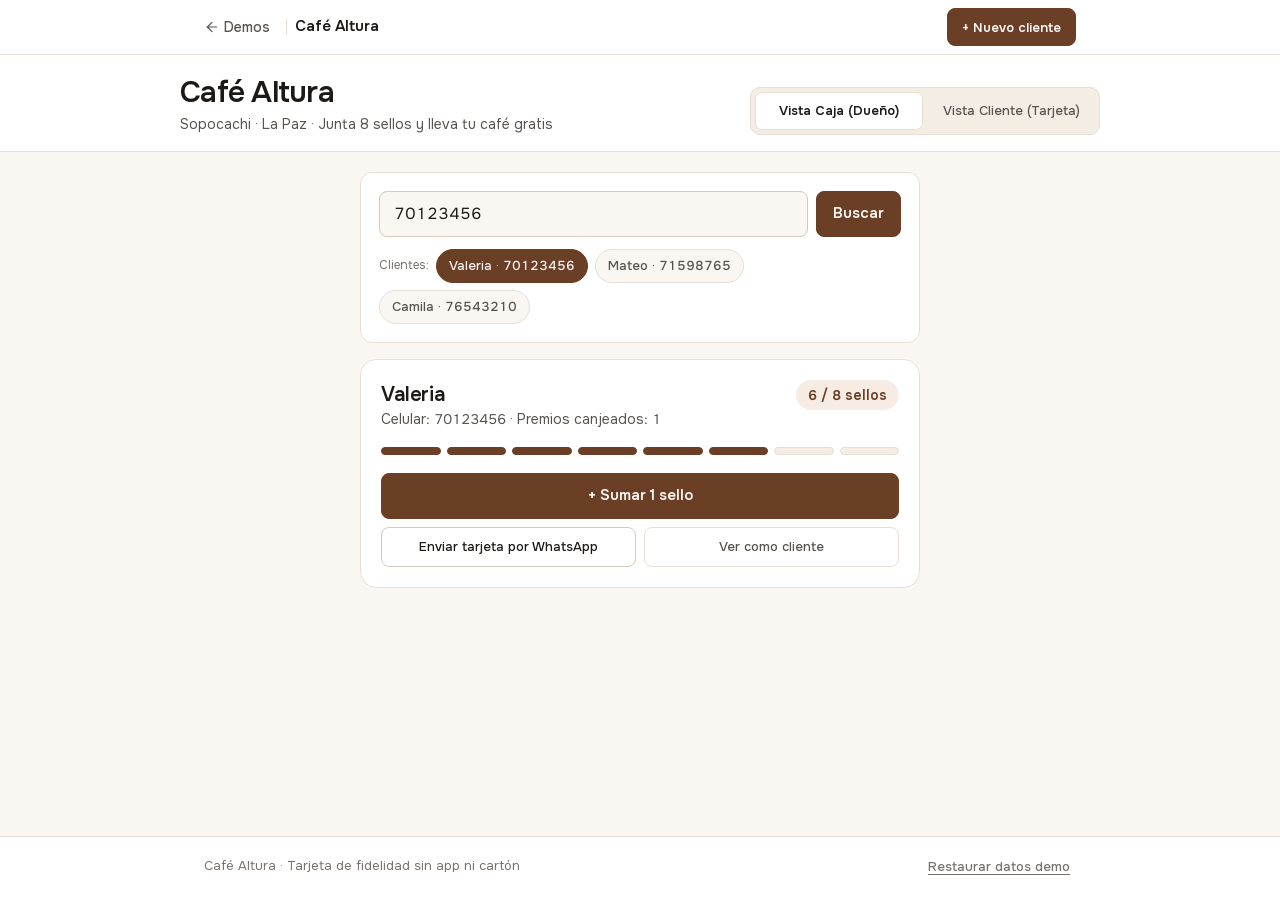
<file: demos/tarjeta-sellos/index.html>
<!doctype html>
<html lang="es">
<head>
  <meta charset="utf-8">
  <meta name="viewport" content="width=device-width, initial-scale=1.0, viewport-fit=cover">
  <meta name="theme-color" content="#FAF7F2">
  <title>Café Altura — Tarjeta Digital de Sellos</title>
  <meta name="description" content="Tarjeta digital de sellos sin app para Café Altura en Sopocachi, La Paz. Junta 8 sellos y lleva tu café gratis.">
  <link rel="icon" type="image/svg+xml" href="../../assets/icons/favicon.svg">
  <link rel="stylesheet" href="./styles.css">
</head>
<body>
  <a href="#sellos-workspace" class="skip-link visually-hidden">Ir al contenido principal</a>

  <header class="topbar">
    <div class="container topbar__inner">
      <div class="topbar__left">
        <a href="../../" class="back-link">
          <svg width="16" height="16" viewBox="0 0 24 24" fill="none" stroke="currentColor" stroke-width="1.8" stroke-linecap="round" stroke-linejoin="round" aria-hidden="true">
            <path d="M19 12H5"/><path d="m12 19-7-7 7-7"/>
          </svg>
          Demos
        </a>
        <span class="topbar__divider" aria-hidden="true"></span>
        <span class="topbar__brand">Café Altura</span>
      </div>
      <button type="button" class="topbar__cta" id="open-new-client-btn">+ Nuevo cliente</button>
    </div>
  </header>

  <section class="cafe-header">
    <div class="container cafe-header__grid">
      <div>
        <h1 class="cafe-title">Café Altura</h1>
        <p class="cafe-meta">Sopocachi · La Paz · Junta 8 sellos y lleva tu café gratis</p>
      </div>
      <div class="mode-switch" role="group" aria-label="Cambiar vista">
        <button type="button" class="mode-switch__btn" data-switch-view="caja" aria-pressed="true">Vista Caja (Dueño)</button>
        <button type="button" class="mode-switch__btn" data-switch-view="cliente" aria-pressed="false">Vista Cliente (Tarjeta)</button>
      </div>
    </div>
  </section>

  <main id="sellos-workspace" class="sellos-main" tabindex="-1">
    <div class="container">
      <!-- VISTA CAJA -->
      <section class="view-panel" id="view-caja">
        <div class="center-col">
          <div class="lookup-card">
            <form class="search-form" id="phone-search-form">
              <label for="phone-search-input" class="visually-hidden">Buscar cliente por celular</label>
              <input id="phone-search-input" type="text" inputmode="numeric" placeholder="Celular del cliente (ej. 70123456)" enterkeyhint="search">
              <button type="submit" class="btn btn--primary">Buscar</button>
            </form>
            <div class="chips-row" id="caja-chips"></div>
          </div>

          <div id="cashier-card-host"></div>
        </div>
      </section>

      <!-- VISTA CLIENTE -->
      <section class="view-panel" id="view-cliente" hidden>
        <div class="center-col">
          <div class="chips-row" id="client-chips"></div>
          <div id="client-card-host"></div>
        </div>
      </section>
    </div>
  </main>

  <footer class="cafe-footer">
    <div class="container cafe-footer__inner">
      <span>Café Altura · Tarjeta de fidelidad sin app ni cartón</span>
      <button type="button" class="reset-link" id="reset-demo-btn">Restaurar datos demo</button>
    </div>
  </footer>

  <!-- Modal: Nuevo Cliente -->
  <dialog class="sheet" id="new-client-dialog" closedby="any" aria-labelledby="new-client-title">
    <div class="sheet__handle" aria-hidden="true"></div>
    <div class="sheet__header">
      <h2 class="sheet__title" id="new-client-title">Registrar nuevo cliente</h2>
      <button type="button" class="sheet__close" data-close-dialog aria-label="Cerrar">
        <svg width="18" height="18" viewBox="0 0 24 24" fill="none" stroke="currentColor" stroke-width="1.8" stroke-linecap="round" stroke-linejoin="round" aria-hidden="true">
          <path d="M18 6 6 18"/><path d="m6 6 12 12"/>
        </svg>
      </button>
    </div>
    <div class="sheet__body">
      <form class="form-stack" id="new-client-form">
        <div class="field">
          <label for="nc-name">Nombre *</label>
          <input id="nc-name" name="name" type="text" required autocomplete="name" placeholder="Ej. Mariana">
        </div>
        <div class="field">
          <label for="nc-phone">Celular (8 dígitos) *</label>
          <input id="nc-phone" name="phone" type="tel" inputmode="numeric" required placeholder="Ej. 72011223">
        </div>
      </form>
    </div>
    <div class="sheet__footer">
      <button type="submit" form="new-client-form" class="btn btn--primary btn--full">Crear tarjeta con 1 sello inicial</button>
    </div>
  </dialog>

  <div class="toast-region" role="region" aria-label="Notificaciones">
    <div id="toast" class="toast" popover="manual">
      <span id="toast-msg"></span>
      <button type="button" class="toast__close" popovertarget="toast" popovertargetaction="hide" aria-label="Cerrar aviso">
        <svg width="12" height="12" viewBox="0 0 24 24" fill="none" stroke="currentColor" stroke-width="2.2" stroke-linecap="round" stroke-linejoin="round" aria-hidden="true">
          <path d="M18 6 6 18"/><path d="m6 6 12 12"/>
        </svg>
      </button>
    </div>
    <div id="toast-live" class="visually-hidden" aria-live="polite"></div>
  </div>

  <script src="./app.js" defer></script>
</body>
</html>
</file>
<file: assets/css/styles.css>
/* etc — Editorial Dark Stone & Amber Gold System (relative to assets/css/) */
@font-face {
  font-family: "Inter";
  font-style: normal;
  font-weight: 400 700;
  font-display: swap;
  src: url("../fonts/inter-latin-ext.woff2") format("woff2");
  unicode-range: U+0100-02BA, U+02BD-02C5, U+02C7-02CC, U+02CE-02D7, U+02DD-02FF, U+0304, U+0308, U+0329, U+1D00-1DBF, U+1E00-1E9F, U+1EF2-1EFF, U+2020, U+20A0-20AB, U+20AD-20C4, U+2113, U+2C60-2C7F, U+A720-A7FF;
}

@font-face {
  font-family: "Inter";
  font-style: normal;
  font-weight: 400 700;
  font-display: swap;
  src: url("../fonts/inter-latin.woff2") format("woff2");
  unicode-range: U+0000-00FF, U+0131, U+0152-0153, U+02BB-02BC, U+02C6, U+02DA, U+02DC, U+0304, U+0308, U+0329, U+2000-206F, U+20AC, U+2122, U+2191, U+2193, U+2212, U+2215, U+FEFF, U+FFFD;
}

:root {
  --bg-page: #09090B;
  --bg-band: #101013;
  --bg-card: #16161A;
  --bg-card-hover: #1D1D22;
  --bg-deep: #050507;

  --text-primary: #FFFFFF;
  --text-secondary: #A1A1AA;
  --text-muted: #8B8B94;

  --border-subtle: rgba(255, 255, 255, 0.10);
  --border-strong: rgba(255, 255, 255, 0.24);

  --accent-gold: #FFFFFF;
  --accent-gold-hover: #E4E4E7;
  --accent-gold-ink: #09090B;
  --accent-gold-soft: rgba(255, 255, 255, 0.08);
  --accent-gold-border: rgba(255, 255, 255, 0.24);

  --status-ready-bg: rgba(255, 255, 255, 0.08);
  --status-ready-text: #FFFFFF;
  --status-ready-border: rgba(255, 255, 255, 0.24);

  --radius-sm: 8px;
  --radius-md: 12px;
  --radius-lg: 16px;
  --radius-pill: 9999px;

  --ease-out: cubic-bezier(0.23, 1, 0.32, 1);
  --ease-drawer: cubic-bezier(0.32, 0.72, 0, 1);
  --duration-fast: 150ms;
  --duration-ui: 180ms;

  --container-max: 1140px;
}

*, *::before, *::after {
  box-sizing: border-box;
}

html {
  scroll-behavior: smooth;
  overflow-x: clip;
  -webkit-tap-highlight-color: transparent;
  -webkit-text-size-adjust: 100%;
  accent-color: var(--accent-gold);
  scrollbar-color: rgba(255, 255, 255, 0.22) transparent;
}

@media (prefers-reduced-motion: reduce) {
  html { scroll-behavior: auto; }
}

::selection {
  background: var(--accent-gold);
  color: var(--accent-gold-ink);
}

body {
  margin: 0;
  min-block-size: 100dvh;
  display: flex;
  flex-direction: column;
  overflow-x: clip;
  background-color: var(--bg-page);
  color: var(--text-primary);
  font-family: "Inter", ui-sans-serif, system-ui, -apple-system, BlinkMacSystemFont, "Segoe UI", sans-serif;
  font-size: 1rem;
  line-height: 1.55;
  -webkit-font-smoothing: antialiased;
  text-rendering: optimizeLegibility;
  overscroll-behavior-y: none;
}

h1, h2, h3, p, ul {
  margin: 0;
}

button, a {
  touch-action: manipulation;
  font-family: inherit;
}

svg {
  display: block;
}

.tabular {
  font-variant-numeric: tabular-nums;
}

.visually-hidden:where(:not(:focus-within, :active)) {
  position: absolute !important;
  clip-path: inset(50%) !important;
  overflow: hidden !important;
  inline-size: 1px !important;
  block-size: 1px !important;
  margin: -1px !important;
  padding: 0 !important;
  border: 0 !important;
  white-space: nowrap !important;
}

.skip-link:focus-visible {
  position: fixed;
  inset-block-start: 0.75rem;
  inset-inline-start: 0.75rem;
  z-index: 80;
  padding: 0.625rem 1rem;
  border-radius: var(--radius-pill);
  background: var(--accent-gold);
  color: var(--accent-gold-ink);
  font-size: 0.875rem;
  font-weight: 600;
  text-decoration: none;
}

.container {
  inline-size: 100%;
  max-inline-size: var(--container-max);
  margin-inline: auto;
  padding-inline: max(1.125rem, env(safe-area-inset-left)) max(1.125rem, env(safe-area-inset-right));
}

@media (min-width: 640px) {
  .container {
    padding-inline: max(1.75rem, env(safe-area-inset-left)) max(1.75rem, env(safe-area-inset-right));
  }
}

@media (min-width: 1024px) {
  .container {
    padding-inline: max(2.25rem, env(safe-area-inset-left)) max(2.25rem, env(safe-area-inset-right));
  }
}

/* 1. Sticky Minimal Navbar */
.navbar {
  position: sticky;
  inset-block-start: 0;
  z-index: 30;
  background-color: rgba(9, 9, 11, 0.86);
  backdrop-filter: blur(14px);
  border-block-end: 1px solid var(--border-subtle);
}

.navbar__inner {
  display: flex;
  align-items: center;
  justify-content: space-between;
  gap: 1rem;
  min-block-size: 64px;
}

.brand-lockup {
  display: inline-flex;
  align-items: center;
  gap: 0.625rem;
  color: var(--text-primary);
  text-decoration: none;
  user-select: none;
}

.brand-lockup__enso {
  inline-size: 28px;
  block-size: 28px;
  flex-shrink: 0;
}

.brand-lockup__text {
  font-size: 1.1875rem;
  font-weight: 600;
  letter-spacing: -0.03em;
  line-height: 1;
}

.nav-links {
  display: none;
}

@media (min-width: 768px) {
  .nav-links {
    display: flex;
    align-items: center;
    gap: 1.75rem;
  }
}

.nav-link {
  color: var(--text-secondary);
  font-size: 0.875rem;
  font-weight: 500;
  text-decoration: none;
  padding-block: 0.375rem;
  transition: color var(--duration-fast) var(--ease-out);
}

@media (hover: hover) and (pointer: fine) {
  .nav-link:hover {
    color: var(--text-primary);
  }
}

.nav-link:focus-visible,
.brand-lockup:focus-visible {
  outline: 2px solid var(--accent-gold);
  outline-offset: 4px;
  border-radius: 6px;
}

/* Pill Buttons (Editorial Craft) */
.btn {
  display: inline-flex;
  align-items: center;
  justify-content: center;
  gap: 0.5rem;
  min-block-size: 46px;
  padding-inline: 1.375rem;
  border-radius: var(--radius-pill);
  font-size: 0.9375rem;
  font-weight: 600;
  line-height: 1;
  letter-spacing: -0.01em;
  text-decoration: none;
  cursor: pointer;
  user-select: none;
  white-space: nowrap;
  transition:
    background-color var(--duration-fast) var(--ease-out),
    border-color var(--duration-fast) var(--ease-out),
    color var(--duration-fast) var(--ease-out),
    transform var(--duration-fast) var(--ease-out);
}

.btn--sm {
  min-block-size: 38px;
  padding-inline: 1rem;
  font-size: 0.8125rem;
}

.btn--gold {
  background-color: var(--accent-gold);
  border: 1px solid var(--accent-gold);
  color: var(--accent-gold-ink);
}

.btn--outline {
  background-color: transparent;
  border: 1px solid var(--border-strong);
  color: var(--text-primary);
  font-weight: 500;
}

.btn--surface {
  background-color: var(--bg-card);
  border: 1px solid var(--border-subtle);
  color: var(--text-primary);
  font-weight: 500;
}

@media (hover: hover) and (pointer: fine) {
  .btn--gold:hover {
    background-color: var(--accent-gold-hover);
    border-color: var(--accent-gold-hover);
  }

  .btn--outline:hover,
  .btn--surface:hover {
    background-color: var(--bg-card);
    border-color: rgba(255, 255, 255, 0.30);
  }
}

.btn:active {
  transform: scale(0.98);
}

.btn:focus-visible {
  outline: 2px solid var(--accent-gold);
  outline-offset: 2px;
}

/* 2. Asymmetric Editorial Hero */
.hero {
  padding-block: 3rem 3.25rem;
  border-block-end: 1px solid var(--border-subtle);
}

@media (min-width: 768px) {
  .hero {
    padding-block: 4.5rem 4.75rem;
  }
}

@media (min-width: 1024px) {
  .hero {
    padding-block: 5.5rem 5.5rem;
  }
}

.hero__grid {
  display: grid;
  grid-template-columns: minmax(0, 1fr);
  gap: 2.5rem;
  align-items: center;
}

@media (min-width: 960px) {
  .hero__grid {
    grid-template-columns: minmax(0, 1.35fr) minmax(0, 0.85fr);
    gap: 3.5rem;
  }
}

.hero__content {
  display: flex;
  flex-direction: column;
  gap: 1.25rem;
  min-inline-size: 0;
}

.hero__eyebrow {
  font-size: 0.75rem;
  font-weight: 500;
  letter-spacing: 0.09em;
  color: var(--accent-gold);
  text-transform: uppercase;
}

.hero__title {
  font-size: clamp(2.125rem, 4vw + 1rem, 3.625rem);
  font-weight: 600;
  line-height: 1.08;
  letter-spacing: -0.035em;
  color: var(--text-primary);
  text-wrap: balance;
  overflow-wrap: break-word;
}

.text-gold {
  color: var(--accent-gold);
}

.hero__subtitle {
  max-inline-size: 56ch;
  font-size: clamp(1rem, 0.4vw + 0.92rem, 1.125rem);
  line-height: 1.6;
  color: var(--text-secondary);
}

.hero__actions {
  display: flex;
  flex-wrap: wrap;
  gap: 0.75rem;
  padding-block-start: 0.375rem;
}

@media (max-width: 479px) {
  .hero__actions .btn {
    inline-size: 100%;
  }
}

.trust-row {
  display: flex;
  flex-wrap: wrap;
  align-items: center;
  gap: 0.5rem 1.25rem;
  padding-block-start: 1rem;
  border-block-start: 1px solid var(--border-subtle);
  font-size: 0.8125rem;
  color: var(--text-muted);
}

.trust-item {
  display: inline-flex;
  align-items: center;
  gap: 0.4375rem;
}

.trust-item__dot {
  inline-size: 5px;
  block-size: 5px;
  border-radius: 50%;
  background-color: var(--accent-gold);
  flex-shrink: 0;
}

/* Editorial Zen Enso Construction Art (Desktop Right Column) */
.hero__visual {
  display: none;
}

@media (min-width: 960px) {
  .hero__visual {
    display: flex;
    align-items: center;
    justify-content: center;
    position: relative;
    aspect-ratio: 1 / 1;
    max-inline-size: 360px;
    inline-size: 100%;
    margin-inline: auto;
    border: 1px solid var(--border-subtle);
    border-radius: var(--radius-lg);
    background-color: var(--bg-band);
    padding: 2rem;
  }
}

.enso-study {
  position: relative;
  inline-size: 100%;
  block-size: 100%;
  display: flex;
  align-items: center;
  justify-content: center;
}

.enso-study__grid {
  position: absolute;
  inset: 0;
  inline-size: 100%;
  block-size: 100%;
  color: rgba(255, 255, 255, 0.08);
}

.enso-study__mark {
  position: relative;
  inline-size: 74%;
  block-size: 74%;
}

.enso-study__caption {
  position: absolute;
  inset-block-end: 0;
  inset-inline: 0;
  display: flex;
  justify-content: space-between;
  font-size: 0.6875rem;
  color: rgba(212, 212, 216, 0.68);
  font-variant-numeric: tabular-nums;
}

/* Shared Section Rhythm */
.section {
  padding: 3.5rem max(1.125rem, env(safe-area-inset-right)) 3.5rem max(1.125rem, env(safe-area-inset-left));
  border-block-end: 1px solid var(--border-subtle);
  scroll-margin-top: 72px;
}

.section > .container {
  padding-inline: 0;
}

@media (min-width: 640px) {
  .section {
    padding-inline: max(1.75rem, env(safe-area-inset-left)) max(1.75rem, env(safe-area-inset-right));
  }
}

@media (min-width: 768px) {
  .section {
    padding-block: 4.75rem;
  }
}

@media (min-width: 1024px) {
  .section {
    padding-inline: max(2.25rem, env(safe-area-inset-left)) max(2.25rem, env(safe-area-inset-right));
  }
}

.section--band {
  background-color: var(--bg-band);
}

.section__head {
  display: flex;
  flex-direction: column;
  gap: 0.5rem;
  margin-block-end: 2rem;
}

.section__title {
  font-size: clamp(1.5rem, 2vw + 0.9rem, 2.125rem);
  font-weight: 600;
  line-height: 1.15;
  letter-spacing: -0.025em;
  color: var(--text-primary);
  text-wrap: balance;
}

.section__sub {
  max-inline-size: 60ch;
  font-size: 0.9375rem;
  color: var(--text-secondary);
}

/* 3. Demos Hub Section (#demos) */
@property --fade-start {
  syntax: "<length>";
  inherits: false;
  initial-value: 0px;
}

@property --fade-end {
  syntax: "<length>";
  inherits: false;
  initial-value: 0px;
}

.demos-toolbar {
  display: flex;
  flex-direction: column;
  gap: 0.75rem;
  margin-block-end: 1.5rem;
}

@media (min-width: 768px) {
  .demos-toolbar {
    flex-direction: row;
    align-items: center;
    justify-content: space-between;
  }
}

.filter-scroll {
  display: flex;
  align-items: center;
  gap: 0.5rem;
  margin-inline: -1.125rem;
  padding: 4px 1.125rem;
  overflow-x: auto;
  scroll-snap-type: inline proximity;
  scroll-padding-inline: 2rem;
  scrollbar-width: none;
}

.filter-scroll::-webkit-scrollbar { display: none; }

@media (max-width: 639px) {
  @supports (animation-timeline: scroll()) {
    .filter-scroll {
      --fade-size: 2rem;
      mask:
        linear-gradient(black, black) no-clip subtract,
        linear-gradient(to right, black, transparent) 0 0 / var(--fade-start) 100% no-repeat no-clip,
        linear-gradient(to right, transparent, black) 100% 0 / var(--fade-end) 100% no-repeat no-clip;
      animation: reveal-fade-start linear both, hide-fade-end linear both;
      animation-timeline: scroll(self inline);
      animation-range: 0 var(--fade-size), calc(100% - var(--fade-size)) 100%;
    }
  }
}

@keyframes reveal-fade-start { to { --fade-start: var(--fade-size); } }
@keyframes hide-fade-end { from { --fade-end: var(--fade-size); } }

@media (min-width: 640px) {
  .filter-scroll {
    margin-inline: 0;
    padding: 4px 0;
    flex-wrap: wrap;
    overflow-x: visible;
  }
}

.filter-pill {
  flex: none;
  scroll-snap-align: start;
  display: inline-flex;
  align-items: center;
  justify-content: center;
  gap: 0.4375rem;
  min-block-size: 40px;
  padding-inline: 0.9375rem;
  border: 1px solid var(--border-subtle);
  border-radius: var(--radius-pill);
  background-color: var(--bg-band);
  color: var(--text-secondary);
  font-size: 0.875rem;
  font-weight: 500;
  cursor: pointer;
  user-select: none;
  transition: background-color var(--duration-fast) var(--ease-out), border-color var(--duration-fast) var(--ease-out), color var(--duration-fast) var(--ease-out), transform var(--duration-fast) var(--ease-out);
}

.filter-pill__count {
  font-size: 0.75rem;
  font-variant-numeric: tabular-nums;
  color: var(--text-muted);
}

.filter-pill[aria-pressed="true"] {
  background-color: var(--accent-gold);
  border-color: var(--accent-gold);
  color: var(--accent-gold-ink);
  font-weight: 600;
}

.filter-pill[aria-pressed="true"] .filter-pill__count {
  color: rgba(28, 25, 23, 0.75);
}

@media (hover: hover) and (pointer: fine) {
  .filter-pill:not([aria-pressed="true"]):hover {
    background-color: var(--bg-card);
    border-color: var(--border-strong);
    color: var(--text-primary);
  }
}

.filter-pill:active { transform: scale(0.97); }
.filter-pill:focus-visible { outline: 2px solid var(--accent-gold); outline-offset: 2px; }

.results-meta {
  font-size: 0.8125rem;
  font-weight: 500;
  color: var(--text-muted);
  font-variant-numeric: tabular-nums;
  white-space: nowrap;
}

.demo-grid {
  display: grid;
  grid-template-columns: minmax(0, 1fr);
  gap: 0.875rem;
}

@media (min-width: 640px) {
  .demo-grid {
    grid-template-columns: repeat(2, minmax(0, 1fr));
    gap: 1rem;
  }
}

@media (min-width: 1024px) {
  .demo-grid {
    grid-template-columns: repeat(3, minmax(0, 1fr));
    gap: 1.125rem;
  }
}

.demo-card {
  position: relative;
  display: flex;
  flex-direction: column;
  gap: 0.875rem;
  padding: 1.25rem;
  border: 1px solid var(--border-subtle);
  border-radius: var(--radius-md);
  background-color: var(--bg-card);
  transition:
    border-color var(--duration-ui) var(--ease-out),
    background-color var(--duration-ui) var(--ease-out),
    transform var(--duration-ui) var(--ease-out);
}

.demo-card[hidden] { display: none; }

@media (hover: hover) and (pointer: fine) {
  .demo-card:hover {
    background-color: var(--bg-card-hover);
    border-color: var(--accent-gold-border);
    transform: translateY(-2px);
  }

  .demo-card:hover .demo-card__link {
    color: var(--accent-gold);
  }

  .demo-card:hover .demo-card__arrow {
    transform: translateX(3px);
  }
}

.demo-card:has(.demo-card__link:active) {
  transform: scale(0.98);
}

.demo-card:has(.demo-card__link:focus-visible) {
  outline: 2px solid var(--accent-gold);
  outline-offset: 2px;
}

.demo-card__head {
  display: flex;
  align-items: flex-start;
  justify-content: space-between;
  gap: 0.75rem;
}

.demo-card__icon {
  display: inline-flex;
  align-items: center;
  justify-content: center;
  inline-size: 2.375rem;
  block-size: 2.375rem;
  border: 1px solid var(--border-subtle);
  border-radius: var(--radius-sm);
  background-color: var(--bg-band);
  color: var(--accent-gold);
  flex-shrink: 0;
}

.demo-card__badges {
  display: flex;
  flex-wrap: wrap;
  justify-content: flex-end;
  gap: 0.375rem;
}

.badge {
  display: inline-flex;
  align-items: center;
  gap: 0.375rem;
  padding: 0.25rem 0.5625rem;
  border-radius: var(--radius-pill);
  font-size: 0.75rem;
  font-weight: 500;
  line-height: 1.2;
  white-space: nowrap;
}

.badge--type {
  background-color: var(--bg-band);
  color: var(--text-secondary);
  border: 1px solid var(--border-subtle);
}

.badge--ready {
  background-color: var(--status-ready-bg);
  color: var(--status-ready-text);
  border: 1px solid var(--status-ready-border);
}

.badge--soon {
  background-color: rgba(255, 255, 255, 0.06);
  color: #D4D4D8;
  border: 1px solid rgba(255, 255, 255, 0.16);
}

.status-dot {
  inline-size: 0.375rem;
  block-size: 0.375rem;
  border-radius: 50%;
  background-color: currentColor;
  flex-shrink: 0;
}

.demo-card__body {
  display: flex;
  flex-direction: column;
  gap: 0.375rem;
}

.demo-card__title {
  font-size: 1.0625rem;
  font-weight: 600;
  line-height: 1.3;
  letter-spacing: -0.015em;
  color: var(--text-primary);
}

.demo-card__desc {
  font-size: 0.875rem;
  line-height: 1.5;
  color: var(--text-secondary);
}

.demo-card__footer {
  margin-block-start: auto;
  padding-block-start: 0.875rem;
  border-block-start: 1px solid var(--border-subtle);
  display: flex;
  align-items: center;
  justify-content: space-between;
  gap: 0.75rem;
}

.demo-card__category {
  font-size: 0.75rem;
  color: var(--text-muted);
}

.demo-card__link {
  display: inline-flex;
  align-items: center;
  gap: 0.375rem;
  font-size: 0.875rem;
  font-weight: 600;
  color: var(--text-primary);
  text-decoration: none;
  user-select: none;
  transition: color var(--duration-fast) var(--ease-out);
}

.demo-card__link::after {
  content: "";
  position: absolute;
  inset: 0;
  border-radius: var(--radius-md);
}

.demo-card__link:focus-visible { outline: none; }

.demo-card__arrow {
  inline-size: 1rem;
  block-size: 1rem;
  transition: transform var(--duration-fast) var(--ease-out);
}

/* 4. Services Editorial Grid (#servicios) */
.services-grid {
  display: grid;
  grid-template-columns: minmax(0, 1fr);
  border-block-start: 1px solid var(--border-subtle);
}

@media (min-width: 768px) {
  .services-grid {
    grid-template-columns: repeat(2, minmax(0, 1fr));
  }
}

.service-item {
  display: flex;
  flex-direction: column;
  gap: 0.75rem;
  padding-block: 1.75rem;
  border-block-end: 1px solid var(--border-subtle);
}

@media (min-width: 768px) {
  .service-item {
    padding: 2rem 2rem 2rem 0;
  }

  .service-item:nth-child(even) {
    padding: 2rem 0 2rem 2.25rem;
    border-inline-start: 1px solid var(--border-subtle);
  }
}

.service-item__top {
  display: flex;
  align-items: center;
  justify-content: space-between;
  gap: 0.75rem;
}

.service-item__icon {
  color: var(--accent-gold);
}

.service-item__num {
  font-size: 0.75rem;
  font-weight: 500;
  color: var(--text-muted);
  font-variant-numeric: tabular-nums;
}

.service-item__title {
  font-size: 1.125rem;
  font-weight: 600;
  letter-spacing: -0.015em;
  color: var(--text-primary);
}

.service-item__desc {
  font-size: 0.9375rem;
  line-height: 1.55;
  color: var(--text-secondary);
  max-inline-size: 48ch;
}

/* 5. Professional Standard Band (#estandar) */
.standard-layout {
  display: grid;
  grid-template-columns: minmax(0, 1fr);
  gap: 2rem;
  align-items: start;
}

@media (min-width: 900px) {
  .standard-layout {
    grid-template-columns: minmax(0, 0.9fr) minmax(0, 1.3fr);
    gap: 3rem;
  }
}

.standard-lead {
  display: flex;
  flex-direction: column;
  gap: 0.875rem;
}

.shield-mark {
  display: inline-flex;
  align-items: center;
  justify-content: center;
  inline-size: 2.75rem;
  block-size: 2.75rem;
  border-radius: var(--radius-md);
  border: 1px solid var(--accent-gold-border);
  background-color: var(--accent-gold-soft);
  color: var(--accent-gold);
}

.standard-list {
  display: grid;
  grid-template-columns: minmax(0, 1fr);
  gap: 0.875rem;
  list-style: none;
  padding: 0;
}

@media (min-width: 600px) {
  .standard-list {
    grid-template-columns: repeat(2, minmax(0, 1fr));
  }
}

.standard-card {
  padding: 1.125rem 1.25rem;
  border: 1px solid var(--border-subtle);
  border-radius: var(--radius-md);
  background-color: var(--bg-card);
  display: flex;
  flex-direction: column;
  gap: 0.375rem;
}

.standard-card__title {
  font-size: 0.9375rem;
  font-weight: 600;
  color: var(--text-primary);
}

.standard-card__desc {
  font-size: 0.8125rem;
  line-height: 1.5;
  color: var(--text-secondary);
}

/* 6. Final CTA + Editorial Footer with Enso Watermark */
.cta-band {
  padding-block: 4rem;
  border-block-end: 1px solid var(--border-subtle);
}

.cta-box {
  display: flex;
  flex-direction: column;
  align-items: flex-start;
  justify-content: space-between;
  gap: 1.5rem;
}

@media (min-width: 768px) {
  .cta-box {
    flex-direction: row;
    align-items: center;
  }
}

.cta-box__title {
  font-size: clamp(1.5rem, 2.2vw + 0.85rem, 2.25rem);
  font-weight: 600;
  line-height: 1.15;
  letter-spacing: -0.025em;
  max-inline-size: 24ch;
}

.cta-box__sub {
  font-size: 0.9375rem;
  color: var(--text-secondary);
  margin-block-start: 0.5rem;
}

.site-footer {
  position: relative;
  overflow: hidden;
  padding-block: 2.5rem max(2.25rem, env(safe-area-inset-bottom));
  background-color: var(--bg-deep);
}

.footer-watermark {
  position: absolute;
  inset-inline-end: -2rem;
  inset-block-end: -3rem;
  inline-size: 220px;
  block-size: 220px;
  opacity: 0.05;
  pointer-events: none;
}

.footer-inner {
  position: relative;
  display: flex;
  flex-direction: column;
  gap: 1.25rem;
}

@media (min-width: 768px) {
  .footer-inner {
    flex-direction: row;
    align-items: center;
    justify-content: space-between;
  }
}

.footer-brand {
  display: flex;
  flex-direction: column;
  gap: 0.375rem;
}

.footer-meta {
  font-size: 0.8125rem;
  color: var(--text-muted);
}

.legal-links {
  display: flex;
  flex-wrap: wrap;
  gap: 0.75rem 1.5rem;
}

.legal-btn {
  padding: 0.25rem 0;
  border: 0;
  background: transparent;
  color: var(--text-secondary);
  font-size: 0.8125rem;
  font-weight: 500;
  cursor: pointer;
  text-decoration: underline;
  text-decoration-color: rgba(255, 255, 255, 0.22);
  text-underline-offset: 4px;
  transition: color var(--duration-fast) var(--ease-out), text-decoration-color var(--duration-fast) var(--ease-out);
}

@media (hover: hover) and (pointer: fine) {
  .legal-btn:hover {
    color: var(--accent-gold);
    text-decoration-color: var(--accent-gold);
  }
}

.legal-btn:focus-visible {
  outline: 2px solid var(--accent-gold);
  outline-offset: 3px;
  border-radius: 4px;
}

/* Native <dialog> Legal Modals */
dialog.legal-modal {
  padding: 0;
  border: 1px solid var(--border-strong);
  border-radius: var(--radius-lg);
  background-color: var(--bg-band);
  color: var(--text-primary);
  inline-size: calc(100% - 2rem);
  max-inline-size: 620px;
  max-block-size: 86dvh;
  margin: auto;
  overflow: hidden;
  opacity: 0;
  transition-property: opacity, transform, display, overlay;
  transition-duration: 200ms;
  transition-timing-function: var(--ease-out);
  transition-behavior: allow-discrete;
}

@media (prefers-reduced-motion: no-preference) {
  dialog.legal-modal { transform: scale(0.96); }
}

dialog.legal-modal:modal { overscroll-behavior: contain; }
dialog.legal-modal::backdrop {
  overflow: hidden;
  overscroll-behavior: contain;
  background-color: rgba(12, 12, 14, 0);
  transition-property: background-color, display, overlay;
  transition-duration: 200ms;
  transition-behavior: allow-discrete;
}

dialog.legal-modal[open] {
  display: flex;
  flex-direction: column;
  opacity: 1;
  @starting-style { opacity: 0; }
  @media (prefers-reduced-motion: no-preference) {
    transform: scale(1);
    @starting-style { transform: scale(0.96); }
  }
}

dialog.legal-modal[open]::backdrop {
  background-color: rgba(12, 12, 14, 0.72);
  @starting-style { background-color: rgba(12, 12, 14, 0); }
}

.modal__header {
  display: flex;
  align-items: center;
  justify-content: space-between;
  gap: 1rem;
  padding: 1.125rem 1.375rem;
  border-block-end: 1px solid var(--border-subtle);
}

.modal__title {
  font-size: 1.125rem;
  font-weight: 600;
}

.modal__close {
  display: inline-flex;
  align-items: center;
  justify-content: center;
  inline-size: 36px;
  block-size: 36px;
  border: 1px solid var(--border-subtle);
  border-radius: var(--radius-pill);
  background: var(--bg-card);
  color: var(--text-secondary);
  cursor: pointer;
}

.modal__body {
  overflow-y: auto;
  overscroll-behavior: contain;
  padding: 1.25rem 1.375rem;
  display: flex;
  flex-direction: column;
  gap: 0.875rem;
  font-size: 0.875rem;
  line-height: 1.65;
  color: var(--text-secondary);
}

.modal__body h3 {
  font-size: 0.9375rem;
  font-weight: 600;
  color: var(--text-primary);
  margin-block-start: 0.25rem;
}

.modal__footer {
  padding: 0.875rem 1.375rem;
  border-block-start: 1px solid var(--border-subtle);
  display: flex;
  justify-content: flex-end;
}

/* Minimal Discreet Cookie Notice (Bottom Corner) */
.cookie-notice {
  position: fixed;
  inset-block-end: max(0.875rem, env(safe-area-inset-bottom));
  inset-inline-end: max(0.875rem, env(safe-area-inset-right));
  inset-inline-start: max(0.875rem, env(safe-area-inset-left));
  z-index: 40;
  max-inline-size: 352px;
  margin-inline-start: auto;
  padding: 0.8125rem 1rem;
  border: 1px solid var(--border-strong);
  border-radius: var(--radius-md);
  background-color: var(--bg-deep);
  display: flex;
  flex-direction: column;
  gap: 0.5625rem;
  font-size: 0.8125rem;
  color: var(--text-secondary);
  box-shadow: 0 12px 32px rgba(0, 0, 0, 0.35);
}

.cookie-notice[hidden] { display: none; }

.cookie-notice__actions {
  display: flex;
  align-items: center;
  justify-content: space-between;
  gap: 0.75rem;
}

/* Placeholder pages (for upcoming demos ./demos/landing-ventas/ & ./demos/inventario-caja/) */
.placeholder-shell {
  flex: 1 0 auto;
  display: flex;
  align-items: center;
  padding-block: 2.5rem;
}

.placeholder-panel {
  inline-size: 100%;
  max-inline-size: 560px;
  margin-inline: auto;
  padding: 1.75rem;
  border: 1px solid var(--border-subtle);
  border-radius: var(--radius-lg);
  background-color: var(--bg-card);
  display: flex;
  flex-direction: column;
  gap: 1.25rem;
}

.placeholder-title {
  font-size: 1.5rem;
  font-weight: 600;
  letter-spacing: -0.02em;
}

.placeholder-lead {
  font-size: 0.9375rem;
  color: var(--text-secondary);
}

@media (prefers-reduced-motion: no-preference) {
  ::view-transition-group(*) {
    animation-duration: 180ms;
    animation-timing-function: var(--ease-out);
  }
}

@media (prefers-reduced-motion: reduce) {
  .filter-pill, .demo-card, .demo-card__arrow, .btn {
    transition-property: background-color, border-color, color;
  }
}


/* ==========================================================================
   MONOCHROME B&W PREMIUM POLISH + GPU SCROLL-DRIVEN ANIMATIONS
   ========================================================================== */
.text-gold {
  color: #FFFFFF;
  text-decoration: underline;
  text-decoration-thickness: 1.5px;
  text-underline-offset: 6px;
  text-decoration-color: rgba(255, 255, 255, 0.38);
}

/* Top Reading Progress Hairline (60fps native scroll-driven) */
.scroll-progress {
  position: fixed;
  inset-block-start: 0;
  inset-inline-start: 0;
  inline-size: 100%;
  block-size: 2px;
  z-index: 60;
  background: #FFFFFF;
  transform-origin: 0% 50%;
  transform: scaleX(0);
  pointer-events: none;
}

@media (prefers-reduced-motion: no-preference) {
  @supports (animation-timeline: scroll()) {
    .scroll-progress {
      animation: etcScrollProgress linear both;
      animation-timeline: scroll(root block);
    }

    .enso-study__mark {
      animation: etcEnsoRotate linear both;
      animation-timeline: scroll(root block);
      animation-range: 0px 900px;
    }
  }

  /* Hero Staggered Entrance */
  .hero__eyebrow,
  .hero__title,
  .hero__subtitle,
  .hero__actions,
  .trust-row,
  .hero__visual {
    opacity: 0;
    transform: translateY(16px);
    animation: etcHeroIn 520ms cubic-bezier(0.22, 1, 0.36, 1) forwards;
  }

  .hero__eyebrow { animation-delay: 0ms; }
  .hero__title { animation-delay: 70ms; }
  .hero__subtitle { animation-delay: 140ms; }
  .hero__actions { animation-delay: 210ms; }
  .trust-row { animation-delay: 280ms; }
  .hero__visual { animation-delay: 180ms; }

  /* Native Scroll-Driven Section & Card Reveals */
  @supports (animation-timeline: view()) {
    .section__head,
    .demo-card,
    .service-item,
    .standard-card,
    .cta-band__box {
      animation: etcScrollReveal linear both;
      animation-timeline: view();
      animation-range: entry 0% entry 26%;
    }
  }
}

@keyframes etcScrollProgress {
  from { transform: scaleX(0); }
  to { transform: scaleX(1); }
}

@keyframes etcEnsoRotate {
  from { transform: rotate(0deg) scale(1); }
  to { transform: rotate(28deg) scale(1.04); }
}

@keyframes etcHeroIn {
  to { opacity: 1; transform: translateY(0); }
}

@keyframes etcScrollReveal {
  from {
    opacity: 0.65;
    transform: translateY(22px) scale(0.985);
  }
  to {
    opacity: 1;
    transform: translateY(0) scale(1);
  }
}


/* ==========================================================================
   FLOATING ZEN ENSO SCROLL CHOREOGRAPHY (FIXED AMBIENT LAYER)
   ========================================================================== */
main,
.site-footer {
  position: relative;
  z-index: 1;
}

.enso-scroll-stage {
  position: fixed;
  inset: 0;
  z-index: 0;
  pointer-events: none;
  overflow: hidden;
  display: grid;
  place-items: center;
}

.enso-scroll-stage__mark {
  inline-size: clamp(320px, 56vw, 680px);
  block-size: clamp(320px, 56vw, 680px);
  color: #FFFFFF;
  opacity: 0.085;
  will-change: transform;
  transform: translate3d(22vw, -8vh, 0) rotate(0deg) scale(1.04);
}

@media (prefers-reduced-motion: no-preference) {
  @supports (animation-timeline: scroll()) {
    .enso-scroll-stage__mark {
      animation: etcEnsoJourney linear both;
      animation-timeline: scroll(root block);
    }

    .brand-lockup__enso {
      animation: etcNavEnsoSpin linear both;
      animation-timeline: scroll(root block);
    }
  }
}

@keyframes etcEnsoJourney {
  0%   { transform: translate3d(24vw, -10vh, 0) rotate(0deg) scale(1.02); opacity: 0.09; }
  33%  { transform: translate3d(-22vw, 4vh, 0) rotate(110deg) scale(1.20); opacity: 0.075; }
  66%  { transform: translate3d(18vw, 10vh, 0) rotate(220deg) scale(0.94); opacity: 0.09; }
  100% { transform: translate3d(0vw, 2vh, 0) rotate(320deg) scale(1.12); opacity: 0.08; }
}

@keyframes etcNavEnsoSpin {
  from { transform: rotate(0deg); }
  to { transform: rotate(360deg); }
}
</file>
<file: demos/carnet-veterinaria/styles.css>
/* Veterinaria Patitas del Sur — Carnet Digital de Vacunas */
@font-face {
  font-family: "Onest";
  font-style: normal;
  font-weight: 400 700;
  font-display: swap;
  src: url("../../assets/fonts/onest-latin-ext.woff2") format("woff2");
  unicode-range: U+0100-02BA, U+02BD-02C5, U+02C7-02CC, U+02CE-02D7, U+02DD-02FF, U+0304, U+0308, U+0329, U+1D00-1DBF, U+1E00-1E9F, U+1EF2-1EFF, U+2020, U+20A0-20AB, U+20AD-20C4, U+2113, U+2C60-2C7F, U+A720-A7FF;
}

@font-face {
  font-family: "Onest";
  font-style: normal;
  font-weight: 400 700;
  font-display: swap;
  src: url("../../assets/fonts/onest-latin.woff2") format("woff2");
  unicode-range: U+0000-00FF, U+0131, U+0152-0153, U+02BB-02BC, U+02C6, U+02DA, U+02DC, U+0304, U+0308, U+0329, U+2000-206F, U+20AC, U+2122, U+2191, U+2193, U+2212, U+2215, U+FEFF, U+FFFD;
}

:root {
  --bg-page: #FAFBFB;
  --bg-surface: #FFFFFF;
  --bg-subtle: #F3F5F5;

  --text-primary: #111827;
  --text-secondary: #4B5563;
  --text-muted: #6B7280;

  --border-subtle: #E5E7EB;
  --border-strong: #D1D5DB;

  --accent: #0F766E;
  --accent-hover: #115E59;
  --accent-fg: #FFFFFF;
  --accent-soft: #F0FDFA;
  --accent-soft-text: #0F766E;
  --accent-soft-border: #99F6E4;

  --ok-bg: #F0FDF4;
  --ok-text: #15803D;
  --ok-border: #BBF7D0;

  --soon-bg: #FFFBEB;
  --soon-text: #92400E;
  --soon-border: #FDE68A;

  --due-bg: #FEF2F2;
  --due-text: #B91C1C;
  --due-border: #FECACA;

  --radius-sm: 8px;
  --radius-md: 12px;
  --radius-lg: 16px;
  --radius-pill: 9999px;

  --ease-out: cubic-bezier(0.23, 1, 0.32, 1);
  --ease-drawer: cubic-bezier(0.32, 0.72, 0, 1);
  --duration-fast: 150ms;
  --duration-sheet: 210ms;

  --container-max: 980px;
}

*, *::before, *::after { box-sizing: border-box; }

html {
  -webkit-tap-highlight-color: transparent;
  -webkit-text-size-adjust: 100%;
  accent-color: var(--accent);
  scrollbar-color: var(--border-strong) transparent;
}

::selection { background: var(--accent); color: var(--accent-fg); }

body {
  margin: 0;
  min-block-size: 100dvh;
  display: flex;
  flex-direction: column;
  background-color: var(--bg-page);
  color: var(--text-primary);
  font-family: "Onest", ui-sans-serif, system-ui, -apple-system, BlinkMacSystemFont, "Segoe UI", sans-serif;
  font-size: 1rem;
  line-height: 1.45;
  -webkit-font-smoothing: antialiased;
  overscroll-behavior-y: none;
}

h1, h2, h3, p, ul, ol, fieldset { margin: 0; }
fieldset { border: 0; padding: 0; }
button, a, input, select { font-family: inherit; }
button, a { touch-action: manipulation; }
svg { display: block; }
.tabular { font-variant-numeric: tabular-nums; }

.visually-hidden:where(:not(:focus-within, :active)) {
  position: absolute !important;
  clip-path: inset(50%) !important;
  overflow: hidden !important;
  inline-size: 1px !important;
  block-size: 1px !important;
  margin: -1px !important;
  padding: 0 !important;
  border: 0 !important;
  white-space: nowrap !important;
}

.skip-link:focus-visible {
  position: fixed;
  inset-block-start: 0.75rem;
  inset-inline-start: 0.75rem;
  z-index: 60;
  padding: 0.625rem 1rem;
  border-radius: var(--radius-sm);
  background: var(--text-primary);
  color: #FFFFFF;
  font-size: 0.875rem;
  font-weight: 500;
  text-decoration: none;
}

.container {
  inline-size: 100%;
  max-inline-size: var(--container-max);
  margin-inline: auto;
  padding-inline: max(1rem, env(safe-area-inset-left)) max(1rem, env(safe-area-inset-right));
}

@media (min-width: 640px) {
  .container {
    padding-inline: max(1.5rem, env(safe-area-inset-left)) max(1.5rem, env(safe-area-inset-right));
  }
}

/* Top bar */
.topbar {
  position: sticky;
  inset-block-start: 0;
  z-index: 20;
  background-color: rgba(255, 255, 255, 0.96);
  backdrop-filter: blur(8px);
  border-block-end: 1px solid var(--border-subtle);
}

.topbar__inner {
  display: flex;
  align-items: center;
  justify-content: space-between;
  gap: 0.75rem;
  min-block-size: 54px;
}

.topbar__left {
  display: flex;
  align-items: center;
  gap: 0.5rem;
  min-inline-size: 0;
}

.back-link {
  display: inline-flex;
  align-items: center;
  gap: 0.25rem;
  min-block-size: 38px;
  padding-inline: 0.5rem;
  margin-inline-start: -0.5rem;
  border-radius: var(--radius-sm);
  color: var(--text-secondary);
  font-size: 0.875rem;
  font-weight: 500;
  text-decoration: none;
  white-space: nowrap;
  user-select: none;
  transition: background-color var(--duration-fast) var(--ease-out), color var(--duration-fast) var(--ease-out), transform var(--duration-fast) var(--ease-out);
}

.topbar__divider {
  inline-size: 1px;
  block-size: 1rem;
  background-color: var(--border-subtle);
  flex-shrink: 0;
}

.topbar__brand {
  font-size: 0.9375rem;
  font-weight: 600;
  color: var(--text-primary);
  white-space: nowrap;
  overflow: hidden;
  text-overflow: ellipsis;
}

.topbar__cta {
  display: inline-flex;
  align-items: center;
  gap: 0.375rem;
  min-block-size: 38px;
  padding-inline: 0.875rem;
  border: 1px solid var(--accent);
  border-radius: var(--radius-sm);
  background-color: var(--accent);
  color: var(--accent-fg);
  font-size: 0.8125rem;
  font-weight: 600;
  cursor: pointer;
  white-space: nowrap;
  user-select: none;
  transition: background-color var(--duration-fast) var(--ease-out), transform var(--duration-fast) var(--ease-out);
}

.topbar__cta[hidden] { display: none; }

@media (hover: hover) and (pointer: fine) {
  .back-link:hover { background-color: var(--bg-subtle); color: var(--text-primary); }
  .topbar__cta:hover { background-color: var(--accent-hover); }
}
.back-link:active, .topbar__cta:active { transform: scale(0.97); }
.back-link:focus-visible, .topbar__cta:focus-visible { outline: 2px solid var(--accent); outline-offset: 2px; }

/* Clinic Header & Mode Switch */
.clinic-header {
  padding: 1.25rem 1rem 1rem;
  border-block-end: 1px solid var(--border-subtle);
  background-color: var(--bg-surface);
}

.clinic-header .container {
  padding-inline: 0;
}

.clinic-header__grid {
  display: flex;
  flex-direction: column;
  gap: 1rem;
}

@media (min-width: 768px) {
  .clinic-header__grid {
    flex-direction: row;
    align-items: flex-end;
    justify-content: space-between;
  }
}

.clinic-title {
  font-size: clamp(1.375rem, 1.8vw + 0.85rem, 1.875rem);
  font-weight: 600;
  line-height: 1.18;
  letter-spacing: -0.025em;
}

.clinic-meta {
  font-size: 0.875rem;
  color: var(--text-secondary);
  margin-block-start: 0.25rem;
}

.mode-switch {
  display: grid;
  grid-template-columns: 1fr 1fr;
  gap: 0.25rem;
  padding: 0.25rem;
  border: 1px solid var(--border-subtle);
  border-radius: 10px;
  background-color: var(--bg-subtle);
  inline-size: 100%;
}

@media (min-width: 768px) {
  .mode-switch { inline-size: auto; min-inline-size: 360px; }
}

.mode-switch__btn {
  min-block-size: 38px;
  padding-inline: 0.75rem;
  border: 1px solid transparent;
  border-radius: 7px;
  background: transparent;
  color: var(--text-secondary);
  font-size: 0.8125rem;
  font-weight: 500;
  cursor: pointer;
  user-select: none;
  white-space: nowrap;
  transition: background-color var(--duration-fast) var(--ease-out), color var(--duration-fast) var(--ease-out), transform var(--duration-fast) var(--ease-out);
}

.mode-switch__btn[aria-pressed="true"] {
  background-color: var(--bg-surface);
  border-color: var(--border-subtle);
  color: var(--text-primary);
  font-weight: 600;
}

.mode-switch__btn:active { transform: scale(0.98); }
.mode-switch__btn:focus-visible { outline: 2px solid var(--accent); outline-offset: 1px; }

/* Main */
.vet-main {
  flex: 1 0 auto;
  padding-block: 1.25rem 3.5rem;
}

.view-panel[hidden] { display: none; }

.section-heading {
  font-size: 1rem;
  font-weight: 600;
  color: var(--text-primary);
  margin-block-end: 0.75rem;
}

/* Priority Reminders Block */
.reminders-box {
  padding: 1.125rem;
  border: 1px solid var(--border-subtle);
  border-radius: var(--radius-md);
  background-color: var(--bg-surface);
  margin-block-end: 1.5rem;
}

.reminders-head {
  display: flex;
  align-items: center;
  justify-content: space-between;
  gap: 0.75rem;
  margin-block-end: 0.875rem;
}

.reminders-list {
  display: flex;
  flex-direction: column;
  gap: 0.75rem;
}

.reminder-item {
  display: flex;
  flex-direction: column;
  gap: 0.625rem;
  padding: 0.875rem;
  border: 1px solid var(--border-subtle);
  border-radius: var(--radius-sm);
  background-color: var(--bg-page);
}

@media (min-width: 680px) {
  .reminder-item {
    flex-direction: row;
    align-items: center;
    justify-content: space-between;
  }
}

.reminder-info {
  display: flex;
  flex-direction: column;
  gap: 0.25rem;
}

.reminder-title {
  font-size: 0.9375rem;
  font-weight: 600;
  display: flex;
  flex-wrap: wrap;
  align-items: center;
  gap: 0.5rem;
}

.reminder-sub {
  font-size: 0.8125rem;
  color: var(--text-secondary);
}

.reminder-actions {
  display: flex;
  flex-wrap: wrap;
  gap: 0.4375rem;
  flex-shrink: 0;
}

/* Badges */
.status-badge {
  display: inline-flex;
  align-items: center;
  gap: 0.3125rem;
  padding: 0.1875rem 0.5625rem;
  border-radius: var(--radius-pill);
  font-size: 0.75rem;
  font-weight: 600;
  line-height: 1.25;
  white-space: nowrap;
}

.status-badge--al-dia {
  background-color: var(--ok-bg);
  color: var(--ok-text);
  border: 1px solid var(--ok-border);
}

.status-badge--pronto {
  background-color: var(--soon-bg);
  color: var(--soon-text);
  border: 1px solid var(--soon-border);
}

.status-badge--vencida {
  background-color: var(--due-bg);
  color: var(--due-text);
  border: 1px solid var(--due-border);
}

/* Patients Grid */
.patients-grid {
  display: grid;
  grid-template-columns: 1fr;
  gap: 0.875rem;
}

@media (min-width: 760px) {
  .patients-grid {
    grid-template-columns: repeat(3, minmax(0, 1fr));
  }
}

.patient-card {
  display: flex;
  flex-direction: column;
  gap: 0.75rem;
  padding: 1.125rem;
  border: 1px solid var(--border-subtle);
  border-radius: var(--radius-md);
  background-color: var(--bg-surface);
}

.patient-card__head {
  display: flex;
  align-items: flex-start;
  justify-content: space-between;
  gap: 0.5rem;
}

.patient-name {
  font-size: 1.0625rem;
  font-weight: 600;
}

.patient-meta {
  font-size: 0.8125rem;
  color: var(--text-secondary);
  margin-block-start: 0.125rem;
}

.patient-doses {
  display: flex;
  flex-direction: column;
  gap: 0.375rem;
  padding-block: 0.625rem;
  border-block: 1px solid var(--border-subtle);
  font-size: 0.8125rem;
}

.dose-mini {
  display: flex;
  align-items: center;
  justify-content: space-between;
  gap: 0.5rem;
}

.patient-card__actions {
  margin-block-start: auto;
  display: flex;
  gap: 0.5rem;
}

/* Buttons */
.btn {
  display: inline-flex;
  align-items: center;
  justify-content: center;
  gap: 0.4375rem;
  min-block-size: 42px;
  padding-inline: 0.875rem;
  border-radius: var(--radius-sm);
  font-size: 0.875rem;
  font-weight: 600;
  line-height: 1;
  text-decoration: none;
  cursor: pointer;
  user-select: none;
  transition: background-color var(--duration-fast) var(--ease-out), border-color var(--duration-fast) var(--ease-out), color var(--duration-fast) var(--ease-out), transform var(--duration-fast) var(--ease-out);
}

.btn--sm { min-block-size: 36px; padding-inline: 0.75rem; font-size: 0.8125rem; }
.btn--full { inline-size: 100%; }
.btn--primary { background-color: var(--accent); border: 1px solid var(--accent); color: var(--accent-fg); }
.btn--wa { background-color: #15803D; border: 1px solid #15803D; color: #FFFFFF; }
.btn--secondary { background-color: var(--bg-surface); border: 1px solid var(--border-strong); color: var(--text-primary); font-weight: 500; }
.btn--ghost { background-color: transparent; border: 1px solid var(--border-subtle); color: var(--text-secondary); font-weight: 500; }

@media (hover: hover) and (pointer: fine) {
  .btn--primary:hover { background-color: var(--accent-hover); }
  .btn--wa:hover { background-color: #166534; }
  .btn--secondary:hover, .btn--ghost:hover { background-color: var(--bg-subtle); color: var(--text-primary); }
}
.btn:active { transform: scale(0.98); }
.btn:focus-visible { outline: 2px solid var(--accent); outline-offset: 2px; }

/* Vista Cliente (Carnet Digital) */
.carnet-shell {
  max-inline-size: 680px;
  margin-inline: auto;
  display: flex;
  flex-direction: column;
  gap: 1rem;
}

.pet-chips {
  display: flex;
  flex-wrap: wrap;
  align-items: center;
  gap: 0.5rem;
}

.pet-chips__label {
  font-size: 0.8125rem;
  color: var(--text-muted);
}

.chip-btn {
  min-block-size: 36px;
  padding-inline: 0.875rem;
  border: 1px solid var(--border-subtle);
  border-radius: var(--radius-pill);
  background-color: var(--bg-surface);
  color: var(--text-secondary);
  font-size: 0.8125rem;
  font-weight: 600;
  cursor: pointer;
  user-select: none;
  transition: background-color var(--duration-fast) var(--ease-out), border-color var(--duration-fast) var(--ease-out), color var(--duration-fast) var(--ease-out), transform var(--duration-fast) var(--ease-out);
}

.chip-btn[aria-pressed="true"] {
  background-color: var(--accent);
  border-color: var(--accent);
  color: var(--accent-fg);
}

.chip-btn:active { transform: scale(0.96); }

/* Pet ID Card */
.pet-id-card {
  padding: 1.25rem;
  border: 1px solid var(--border-subtle);
  border-radius: var(--radius-lg);
  background-color: var(--bg-surface);
  display: grid;
  grid-template-columns: 1fr auto;
  gap: 1rem;
  align-items: center;
}

@media (min-width: 640px) {
  .pet-id-card { padding: 1.5rem; }
}

.pet-id-card__title {
  font-size: 1.375rem;
  font-weight: 600;
  letter-spacing: -0.02em;
}

.pet-id-card__sub {
  font-size: 0.875rem;
  color: var(--text-secondary);
  margin-block-start: 0.1875rem;
}

.pet-specs {
  display: flex;
  flex-wrap: wrap;
  gap: 0.5rem 1.25rem;
  margin-block-start: 0.875rem;
  padding-block-start: 0.75rem;
  border-block-start: 1px solid var(--border-subtle);
}

.pet-spec {
  display: flex;
  flex-direction: column;
}

.pet-spec__label { font-size: 0.75rem; color: var(--text-muted); }
.pet-spec__val { font-size: 0.875rem; font-weight: 600; font-variant-numeric: tabular-nums; }

.pet-qr-box {
  padding: 0.5rem;
  border: 1px solid var(--border-subtle);
  border-radius: var(--radius-sm);
  background-color: #FFFFFF;
  display: flex;
  flex-direction: column;
  align-items: center;
  gap: 0.25rem;
}

.pet-qr-code {
  font-size: 0.6875rem;
  font-weight: 600;
  color: var(--text-muted);
  font-variant-numeric: tabular-nums;
}

/* Vaccine Timeline */
.timeline-card {
  padding: 1.25rem;
  border: 1px solid var(--border-subtle);
  border-radius: var(--radius-md);
  background-color: var(--bg-surface);
  display: flex;
  flex-direction: column;
  gap: 1rem;
}

.vaccine-list {
  list-style: none;
  padding: 0;
  display: flex;
  flex-direction: column;
  gap: 0.75rem;
}

.vaccine-row {
  display: flex;
  flex-direction: column;
  gap: 0.375rem;
  padding: 0.875rem;
  border: 1px solid var(--border-subtle);
  border-radius: var(--radius-sm);
  background-color: var(--bg-page);
}

.vaccine-row__top {
  display: flex;
  align-items: center;
  justify-content: space-between;
  gap: 0.5rem;
}

.vaccine-name { font-size: 0.9375rem; font-weight: 600; }

.vaccine-dates {
  display: flex;
  flex-wrap: wrap;
  gap: 0.5rem 1.25rem;
  font-size: 0.8125rem;
  color: var(--text-secondary);
  font-variant-numeric: tabular-nums;
}

.carnet-actions {
  display: grid;
  grid-template-columns: 1fr;
  gap: 0.5rem;
}

@media (min-width: 480px) {
  .carnet-actions { grid-template-columns: 1fr 1fr; }
}

/* Footer */
.vet-footer {
  padding-block: 1.25rem max(1.5rem, env(safe-area-inset-bottom));
  border-block-start: 1px solid var(--border-subtle);
  background-color: var(--bg-surface);
}

.vet-footer__inner {
  display: flex;
  flex-wrap: wrap;
  align-items: center;
  justify-content: space-between;
  gap: 0.75rem 1rem;
  font-size: 0.8125rem;
  color: var(--text-muted);
}

.reset-link {
  border: 0;
  background: transparent;
  color: var(--text-muted);
  font-size: 0.8125rem;
  font-weight: 500;
  text-decoration: underline;
  text-underline-offset: 3px;
  cursor: pointer;
}

/* Native <dialog> */
dialog.sheet {
  padding: 0;
  border: 1px solid var(--border-subtle);
  background-color: var(--bg-surface);
  color: var(--text-primary);
  max-inline-size: none;
  max-block-size: 92dvh;
  inline-size: 100%;
  margin: auto 0 0 0;
  border-radius: var(--radius-lg) var(--radius-lg) 0 0;
  border-block-end: 0;
  opacity: 0;
  overflow: hidden;
  transition-property: opacity, transform, display, overlay;
  transition-duration: var(--duration-sheet);
  transition-timing-function: var(--ease-drawer);
  transition-behavior: allow-discrete;
}

@media (prefers-reduced-motion: no-preference) {
  dialog.sheet { transform: translateY(28px); }
}

dialog.sheet:modal { overscroll-behavior: contain; }
dialog.sheet::backdrop {
  overflow: hidden;
  overscroll-behavior: contain;
  background-color: rgba(17, 24, 39, 0);
  transition-property: background-color, display, overlay;
  transition-duration: var(--duration-sheet);
  transition-timing-function: var(--ease-out);
  transition-behavior: allow-discrete;
}

dialog.sheet[open]:where(:not([data-closing])) {
  display: flex;
  flex-direction: column;
  opacity: 1;
  @starting-style { opacity: 0; }
  @media (prefers-reduced-motion: no-preference) {
    transform: translateY(0);
    @starting-style { transform: translateY(28px); }
  }
}

dialog.sheet[open]:where(:not([data-closing]))::backdrop {
  background-color: rgba(17, 24, 39, 0.42);
  @starting-style { background-color: rgba(17, 24, 39, 0); }
}

@media (min-width: 640px) {
  dialog.sheet {
    margin: auto;
    inline-size: calc(100% - 2rem);
    max-inline-size: 520px;
    border-radius: var(--radius-lg);
    border-block-end: 1px solid var(--border-subtle);
  }
  @media (prefers-reduced-motion: no-preference) {
    dialog.sheet { transform: scale(0.96); }
    dialog.sheet[open]:where(:not([data-closing])) {
      transform: scale(1);
      @starting-style { transform: scale(0.96); }
    }
  }
}

.sheet__handle {
  inline-size: 2.25rem;
  block-size: 4px;
  border-radius: var(--radius-pill);
  background-color: var(--border-strong);
  margin: 0.625rem auto 0;
}
@media (min-width: 640px) { .sheet__handle { display: none; } }

.sheet__header {
  display: flex;
  align-items: center;
  justify-content: space-between;
  padding: 0.875rem 1.25rem;
  border-block-end: 1px solid var(--border-subtle);
}

.sheet__title { font-size: 1.0625rem; font-weight: 600; }

.sheet__close {
  display: inline-flex;
  align-items: center;
  justify-content: center;
  inline-size: 36px;
  block-size: 36px;
  border: 1px solid var(--border-subtle);
  border-radius: var(--radius-sm);
  background: var(--bg-surface);
  color: var(--text-secondary);
  cursor: pointer;
}

.sheet__body { overflow-y: auto; overscroll-behavior: contain; padding: 1.125rem 1.25rem; }
.sheet__footer { padding: 0.875rem 1.25rem max(0.875rem, env(safe-area-inset-bottom)); border-block-start: 1px solid var(--border-subtle); }

.form-stack { display: flex; flex-direction: column; gap: 0.875rem; }
.form-grid-2 { display: grid; grid-template-columns: 1fr; gap: 0.75rem; }
@media (min-width: 480px) { .form-grid-2 { grid-template-columns: 1fr 1fr; } }

.field { display: flex; flex-direction: column; gap: 0.25rem; }
.field label { font-size: 0.8125rem; font-weight: 500; color: var(--text-secondary); }
.field input, .field select {
  min-block-size: 44px;
  padding-inline: 0.75rem;
  border: 1px solid var(--border-strong);
  border-radius: var(--radius-sm);
  background-color: var(--bg-surface);
  color: var(--text-primary);
  font-size: max(1rem, 1em);
}
.field input:focus, .field select:focus { outline: 2px solid var(--accent); outline-offset: 1px; }

.info-list {
  display: flex;
  flex-direction: column;
  gap: 0.75rem;
  font-size: 0.875rem;
  color: var(--text-secondary);
}

.info-list strong { color: var(--text-primary); display: block; margin-block-end: 0.125rem; }

/* Toast */
.toast-region { position: fixed; inset-block-start: max(4rem, env(safe-area-inset-top)); inset-inline: 0; z-index: 50; pointer-events: none; }
.toast {
  pointer-events: auto;
  margin: 0;
  inset: auto;
  position: fixed;
  inset-block-start: max(4rem, env(safe-area-inset-top));
  inset-inline-start: 50%;
  transform: translateX(-50%) translateY(-8px);
  display: inline-flex;
  align-items: center;
  gap: 0.625rem;
  max-inline-size: min(92vw, 420px);
  padding: 0.625rem 0.875rem;
  border: 1px solid rgba(255, 255, 255, 0.12);
  border-radius: var(--radius-pill);
  background-color: #111827;
  color: #FAFAFA;
  font-size: 0.8125rem;
  font-weight: 500;
  opacity: 0;
  transition-property: opacity, transform, display, overlay;
  transition-duration: 180ms;
  transition-timing-function: var(--ease-out);
  transition-behavior: allow-discrete;
}
.toast:is(:popover-open, .\:popover-open) {
  opacity: 1;
  transform: translateX(-50%) translateY(0);
  @starting-style { opacity: 0; transform: translateX(-50%) translateY(-8px); }
}
.toast__close {
  display: inline-flex;
  align-items: center;
  justify-content: center;
  inline-size: 24px;
  block-size: 24px;
  border: 0;
  border-radius: 50%;
  background: rgba(250, 250, 250, 0.14);
  color: inherit;
  cursor: pointer;
}
</file>
<file: demos/inventario-caja/styles.css>
/* ==========================================================================
   Comercial Altiplano · Sistema POS, Inventario & Control de Caja (Bs)
   Estética utilitaria de alta precisión (Square POS / Stripe / Linear)
   ========================================================================== */

@font-face {
  font-family: "Onest";
  font-style: normal;
  font-weight: 400 700;
  font-display: swap;
  src: url("../../assets/fonts/onest-latin-ext.woff2") format("woff2");
  unicode-range: U+0100-02BA, U+02BD-02C5, U+02C7-02CC, U+02CE-02D7, U+02DD-02FF, U+0304, U+0308, U+0329, U+1D00-1DBF, U+1E00-1E9F, U+1EF2-1EFF, U+2020, U+20A0-20AB, U+20AD-20C4, U+2113, U+2C60-2C7F, U+A720-A7FF;
}
@font-face {
  font-family: "Onest";
  font-style: normal;
  font-weight: 400 700;
  font-display: swap;
  src: url("../../assets/fonts/onest-latin.woff2") format("woff2");
  unicode-range: U+0000-00FF, U+0131, U+0152-0153, U+02BB-02BC, U+02C6, U+02DA, U+02DC, U+0304, U+0308, U+0329, U+2000-206F, U+20AC, U+2122, U+2191, U+2193, U+2212, U+2215, U+FEFF, U+FFFD;
}

:root {
  --bg: #F8FAFC;
  --surface: #FFFFFF;
  --surface-subtle: #F1F5F9;
  --border: #E2E8F0;
  --border-strong: #CBD5E1;
  --ink: #0F172A;
  --ink-secondary: #475569;
  --ink-muted: #64748B;

  --emerald: #047857;
  --emerald-bg: #ECFDF5;
  --emerald-border: #A7F3D0;

  --amber: #B45309;
  --amber-bg: #FFFBEB;
  --amber-border: #FDE68A;

  --red: #B91C1C;
  --red-bg: #FEF2F2;
  --red-border: #FECACA;

  --radius-sm: 8px;
  --radius-md: 12px;
  --radius-lg: 16px;
}

*, *::before, *::after { box-sizing: border-box; }

html {
  -webkit-text-size-adjust: 100%;
  -webkit-tap-highlight-color: transparent;
}

body {
  margin: 0;
  font-family: "Onest", -apple-system, BlinkMacSystemFont, sans-serif;
  background-color: var(--bg);
  color: var(--ink);
  line-height: 1.45;
  -webkit-font-smoothing: antialiased;
  min-block-size: 100dvh;
}

h1, h2, h3, h4, p { margin: 0; }
button, input, select { font: inherit; color: inherit; }
[hidden] { display: none !important; }
.tnum { font-variant-numeric: tabular-nums; }

/* App Shell: Sidebar on Desktop, Bottom Nav on Mobile */
.app-shell {
  display: flex;
  min-block-size: 100dvh;
  max-inline-size: 100%;
  overflow-x: clip;
}

.sidebar {
  display: none;
}

@media (min-width: 960px) {
  .sidebar {
    position: sticky;
    inset-block-start: 0;
    block-size: 100dvh;
    inline-size: 244px;
    flex-shrink: 0;
    background: var(--surface);
    border-inline-end: 1px solid var(--border);
    padding: 1.25rem 1rem;
    display: flex;
    flex-direction: column;
    justify-content: space-between;
    gap: 1.5rem;
  }
}

.sidebar__back {
  display: inline-flex;
  align-items: center;
  gap: 0.375rem;
  font-size: 0.8125rem;
  font-weight: 500;
  color: var(--ink-secondary);
  text-decoration: none;
  margin-block-end: 1rem;
}

.sidebar__back:hover { color: var(--ink); }

.brand {
  display: flex;
  align-items: center;
  gap: 0.625rem;
  margin-block-end: 1.5rem;
}

.brand__mark {
  inline-size: 34px;
  block-size: 34px;
  border-radius: 9px;
  background: var(--ink);
  color: #FFFFFF;
  display: grid;
  place-items: center;
  font-weight: 700;
  font-size: 0.9375rem;
  flex-shrink: 0;
}

.brand__name {
  font-size: 0.9375rem;
  font-weight: 700;
  letter-spacing: -0.02em;
  line-height: 1.15;
}

.brand__sub {
  display: block;
  font-size: 0.75rem;
  color: var(--ink-muted);
}

.nav-list {
  display: flex;
  flex-direction: column;
  gap: 0.25rem;
}

.nav-btn {
  display: flex;
  align-items: center;
  gap: 0.625rem;
  inline-size: 100%;
  min-block-size: 42px;
  padding: 0 0.75rem;
  border: 1px solid transparent;
  border-radius: 10px;
  background: transparent;
  color: var(--ink-secondary);
  font-size: 0.875rem;
  font-weight: 500;
  cursor: pointer;
  text-align: left;
  transition: background-color 150ms ease-out, color 150ms ease-out, transform 140ms ease-out;
}

.nav-btn:active { transform: scale(0.98); }
.nav-btn[aria-current="page"] {
  background: var(--ink);
  color: #FFFFFF;
  font-weight: 600;
}

@media (hover: hover) and (pointer: fine) {
  .nav-btn:not([aria-current="page"]):hover {
    background: var(--surface-subtle);
    color: var(--ink);
  }
}

.nav-badge {
  margin-inline-start: auto;
  padding: 0.125rem 0.4375rem;
  border-radius: 999px;
  font-size: 0.6875rem;
  font-weight: 600;
  background: var(--amber-bg);
  color: var(--amber);
  border: 1px solid var(--amber-border);
}

.nav-btn[aria-current="page"] .nav-badge {
  background: rgba(255, 255, 255, 0.18);
  color: #FFFFFF;
  border-color: transparent;
}

.sidebar__foot {
  display: flex;
  flex-direction: column;
  gap: 0.5rem;
  padding-block-start: 1rem;
  border-block-start: 1px solid var(--border);
}

.reset-btn {
  display: inline-flex;
  align-items: center;
  justify-content: center;
  gap: 0.375rem;
  min-block-size: 36px;
  padding: 0 0.75rem;
  border-radius: 8px;
  border: 1px solid var(--border);
  background: var(--surface);
  color: var(--ink-secondary);
  font-size: 0.75rem;
  font-weight: 500;
  cursor: pointer;
}

.reset-btn:hover { background: var(--surface-subtle); color: var(--ink); }

/* Mobile Header + Bottom Nav */
.mobile-header {
  position: sticky;
  inset-block-start: 0;
  z-index: 30;
  background: rgba(255, 255, 255, 0.92);
  backdrop-filter: blur(10px);
  border-block-end: 1px solid var(--border);
  padding: 0.625rem 1rem;
  display: flex;
  align-items: center;
  justify-content: space-between;
  gap: 0.75rem;
}

@media (min-width: 960px) {
  .mobile-header { display: none; }
}

.mobile-header__left {
  display: flex;
  align-items: center;
  gap: 0.625rem;
}

.mobile-back {
  display: inline-flex;
  align-items: center;
  min-block-size: 32px;
  padding: 0 0.625rem;
  border-radius: 999px;
  border: 1px solid var(--border);
  font-size: 0.75rem;
  font-weight: 600;
  text-decoration: none;
  color: var(--ink-secondary);
}

.bottom-nav {
  position: fixed;
  inset-block-end: 0;
  inset-inline: 0;
  z-index: 35;
  background: rgba(255, 255, 255, 0.96);
  backdrop-filter: blur(10px);
  border-block-start: 1px solid var(--border);
  padding: 0.375rem 0.5rem calc(0.375rem + env(safe-area-inset-bottom));
  display: grid;
  grid-template-columns: repeat(4, minmax(0, 1fr));
  gap: 0.25rem;
}

@media (min-width: 960px) {
  .bottom-nav { display: none; }
}

.bottom-nav__btn {
  display: flex;
  flex-direction: column;
  align-items: center;
  justify-content: center;
  gap: 0.2rem;
  min-block-size: 50px;
  border: 0;
  border-radius: 10px;
  background: transparent;
  color: var(--ink-muted);
  font-size: 0.6875rem;
  font-weight: 600;
  cursor: pointer;
}

.bottom-nav__btn[aria-current="page"] {
  background: var(--surface-subtle);
  color: var(--ink);
}

/* Main Content Area */
.main {
  flex: 1;
  min-inline-size: 0;
  padding: 1rem 1rem 5.5rem;
}

@media (min-width: 960px) {
  .main { padding: 1.5rem 2rem 2.5rem; }
}

.module-head {
  display: flex;
  flex-wrap: wrap;
  align-items: center;
  justify-content: space-between;
  gap: 0.75rem;
  margin-block-end: 1.25rem;
}

.module-title {
  font-size: 1.375rem;
  font-weight: 700;
  letter-spacing: -0.025em;
}

.module-sub {
  font-size: 0.875rem;
  color: var(--ink-secondary);
}

/* Reusable Controls */
.btn {
  display: inline-flex;
  align-items: center;
  justify-content: center;
  gap: 0.4375rem;
  min-block-size: 40px;
  padding: 0 0.9375rem;
  border-radius: 10px;
  border: 1px solid transparent;
  font-size: 0.875rem;
  font-weight: 600;
  cursor: pointer;
  text-decoration: none;
  white-space: nowrap;
  transition: background-color 150ms ease-out, border-color 150ms ease-out, transform 130ms ease-out;
}

.btn:active { transform: scale(0.98); }
.btn--primary { background: var(--ink); color: #FFFFFF; }
.btn--primary:hover { background: #1E293B; }
.btn--emerald { background: var(--emerald); color: #FFFFFF; }
.btn--emerald:hover { background: #065F46; }
.btn--outline { background: var(--surface); border-color: var(--border-strong); color: var(--ink); }
.btn--outline:hover { background: var(--surface-subtle); }
.btn--sm { min-block-size: 34px; padding: 0 0.75rem; font-size: 0.8125rem; }
.btn:disabled { opacity: 0.45; cursor: not-allowed; transform: none; }

.input, .select {
  inline-size: 100%;
  min-block-size: 40px;
  padding: 0 0.75rem;
  border: 1px solid var(--border-strong);
  border-radius: 10px;
  background: var(--surface);
  font-size: 0.875rem;
  color: var(--ink);
}

.input:focus, .select:focus {
  outline: 2px solid rgba(15, 23, 42, 0.2);
  border-color: var(--ink);
}

.panel {
  background: var(--surface);
  border: 1px solid var(--border);
  border-radius: var(--radius-lg);
  padding: 1.125rem;
}

/* ==========================================================================
   MODULE 1: POS LAYOUT
   ========================================================================== */
.pos-grid {
  display: grid;
  gap: 1.25rem;
  align-items: start;
}

@media (min-width: 1100px) {
  .pos-grid {
    grid-template-columns: minmax(0, 1.45fr) minmax(330px, 0.95fr);
  }
}

.pos-controls {
  display: flex;
  flex-direction: column;
  gap: 0.75rem;
  margin-block-end: 1rem;
}

.pills-row {
  display: flex;
  gap: 0.375rem;
  overflow-x: auto;
  scrollbar-width: none;
  padding-block: 2px;
}

.pills-row::-webkit-scrollbar { display: none; }

.pill {
  flex: none;
  min-block-size: 34px;
  padding: 0 0.8125rem;
  border-radius: 999px;
  border: 1px solid var(--border);
  background: var(--surface);
  color: var(--ink-secondary);
  font-size: 0.8125rem;
  font-weight: 500;
  cursor: pointer;
}

.pill[aria-pressed="true"] {
  background: var(--ink);
  border-color: var(--ink);
  color: #FFFFFF;
}

.products-grid {
  display: grid;
  grid-template-columns: repeat(2, minmax(0, 1fr));
  gap: 0.625rem;
}

@media (min-width: 640px) {
  .products-grid {
    grid-template-columns: repeat(auto-fill, minmax(176px, 1fr));
    gap: 0.75rem;
  }
}

.prod-card {
  position: relative;
  display: flex;
  flex-direction: column;
  justify-content: space-between;
  gap: 0.625rem;
  padding: 0.875rem;
  border: 1px solid var(--border);
  border-radius: var(--radius-md);
  background: var(--surface);
  text-align: left;
  cursor: pointer;
  transition: border-color 150ms ease-out, transform 130ms ease-out, background-color 150ms ease-out;
}

.prod-card:active:not(:disabled) { transform: scale(0.97); }
@media (hover: hover) and (pointer: fine) {
  .prod-card:hover:not(:disabled) { border-color: var(--ink); }
}

.prod-card:disabled {
  opacity: 0.58;
  cursor: not-allowed;
  background: #F8FAFC;
}

.prod-card__top {
  display: flex;
  align-items: center;
  justify-content: space-between;
  gap: 0.375rem;
}

.prod-sku {
  font-size: 0.6875rem;
  font-weight: 600;
  color: var(--ink-muted);
}

.stock-tag {
  display: inline-flex;
  align-items: center;
  padding: 0.125rem 0.4375rem;
  border-radius: 999px;
  font-size: 0.6875rem;
  font-weight: 600;
  white-space: nowrap;
}

.stock-tag--ok { background: var(--emerald-bg); color: var(--emerald); border: 1px solid var(--emerald-border); }
.stock-tag--low { background: var(--amber-bg); color: var(--amber); border: 1px solid var(--amber-border); }
.stock-tag--out { background: var(--red-bg); color: var(--red); border: 1px solid var(--red-border); }

.prod-name {
  font-size: 0.875rem;
  font-weight: 600;
  line-height: 1.3;
  color: var(--ink);
}

.prod-price {
  font-size: 1rem;
  font-weight: 700;
  color: var(--ink);
}

.prod-in-cart {
  position: absolute;
  inset-block-start: -7px;
  inset-inline-end: -7px;
  min-inline-size: 22px;
  block-size: 22px;
  padding: 0 5px;
  border-radius: 999px;
  background: var(--emerald);
  color: #FFFFFF;
  font-size: 0.75rem;
  font-weight: 700;
  display: grid;
  place-items: center;
}

/* Ticket / Cart Panel */
.ticket-panel {
  position: sticky;
  inset-block-start: 1.5rem;
  display: flex;
  flex-direction: column;
  gap: 1rem;
}

.ticket-head {
  display: flex;
  align-items: center;
  justify-content: space-between;
  padding-block-end: 0.75rem;
  border-block-end: 1px solid var(--border);
}

.ticket-items {
  display: flex;
  flex-direction: column;
  gap: 0.625rem;
  max-block-size: 260px;
  overflow-y: auto;
}

.ticket-empty {
  padding: 1.75rem 0.75rem;
  text-align: center;
  font-size: 0.875rem;
  color: var(--ink-muted);
  border: 1px dashed var(--border-strong);
  border-radius: var(--radius-md);
}

.ticket-row {
  display: grid;
  grid-template-columns: minmax(0, 1fr) auto auto;
  align-items: center;
  gap: 0.625rem;
  padding-block-end: 0.625rem;
  border-block-end: 1px solid var(--surface-subtle);
}

.ticket-row__name { font-size: 0.8125rem; font-weight: 600; }
.ticket-row__sub { font-size: 0.75rem; color: var(--ink-muted); }

.qty-ctrl {
  display: inline-flex;
  align-items: center;
  border: 1px solid var(--border-strong);
  border-radius: 8px;
  overflow: hidden;
}

.qty-btn {
  inline-size: 28px;
  block-size: 28px;
  border: 0;
  background: var(--surface-subtle);
  cursor: pointer;
  font-weight: 700;
}

.qty-val {
  min-inline-size: 26px;
  text-align: center;
  font-size: 0.8125rem;
  font-weight: 600;
}

.ticket-row__total {
  font-size: 0.875rem;
  font-weight: 700;
  min-inline-size: 62px;
  text-align: right;
}

.pay-tabs {
  display: grid;
  grid-template-columns: repeat(2, minmax(0, 1fr));
  gap: 0.5rem;
}

.pay-tab {
  min-block-size: 40px;
  border-radius: 10px;
  border: 1px solid var(--border-strong);
  background: var(--surface);
  font-size: 0.875rem;
  font-weight: 600;
  cursor: pointer;
}

.pay-tab[aria-pressed="true"] {
  background: var(--ink);
  border-color: var(--ink);
  color: #FFFFFF;
}

.cash-box {
  background: var(--surface-subtle);
  border-radius: var(--radius-md);
  padding: 0.875rem;
  display: flex;
  flex-direction: column;
  gap: 0.625rem;
}

.quick-bills {
  display: flex;
  flex-wrap: wrap;
  gap: 0.375rem;
}

.bill-btn {
  padding: 0.25rem 0.625rem;
  border-radius: 6px;
  border: 1px solid var(--border-strong);
  background: var(--surface);
  font-size: 0.75rem;
  font-weight: 600;
  cursor: pointer;
}

.change-row {
  display: flex;
  align-items: center;
  justify-content: space-between;
  font-size: 0.875rem;
  font-weight: 600;
  padding-block-start: 0.375rem;
  border-block-start: 1px solid var(--border);
}

.change-row strong { font-size: 1rem; color: var(--emerald); }
.change-row strong.is-short { color: var(--red); }

.ticket-total {
  display: flex;
  align-items: baseline;
  justify-content: space-between;
  padding-block-start: 0.75rem;
  border-block-start: 1px solid var(--border);
}

.ticket-total span { font-size: 0.875rem; color: var(--ink-secondary); }
.ticket-total strong { font-size: 1.5rem; font-weight: 700; letter-spacing: -0.02em; }

/* ==========================================================================
   KPI GRIDS, TABLES & LISTS (INVENTARIO + CAJA + ESTADÍSTICAS)
   ========================================================================== */
.kpi-grid {
  display: grid;
  grid-template-columns: repeat(auto-fit, minmax(175px, 1fr));
  gap: 0.75rem;
  margin-block-end: 1.25rem;
}

.kpi-card {
  background: var(--surface);
  border: 1px solid var(--border);
  border-radius: var(--radius-md);
  padding: 1rem;
  display: flex;
  flex-direction: column;
  gap: 0.25rem;
}

.kpi-label { font-size: 0.75rem; color: var(--ink-muted); font-weight: 500; }
.kpi-value { font-size: 1.375rem; font-weight: 700; letter-spacing: -0.02em; }
.kpi-value--emerald { color: var(--emerald); }
.kpi-value--amber { color: var(--amber); }
.kpi-value--red { color: var(--red); }
.kpi-note { font-size: 0.75rem; color: var(--ink-muted); }

.table-wrap {
  overflow-x: auto;
  border: 1px solid var(--border);
  border-radius: var(--radius-lg);
  background: var(--surface);
}

table.data-table {
  inline-size: 100%;
  border-collapse: collapse;
  font-size: 0.875rem;
  min-inline-size: 640px;
}

.data-table th {
  text-align: left;
  padding: 0.75rem 1rem;
  font-size: 0.75rem;
  font-weight: 600;
  color: var(--ink-muted);
  background: var(--surface-subtle);
  border-block-end: 1px solid var(--border);
}

.data-table td {
  padding: 0.75rem 1rem;
  border-block-end: 1px solid var(--border);
  vertical-align: middle;
}

.data-table tr:last-child td { border-block-end: 0; }
.num-col { text-align: right; }

/* Stats Charts */
.stats-grid {
  display: grid;
  gap: 1rem;
}

@media (min-width: 900px) {
  .stats-grid {
    grid-template-columns: minmax(0, 1.35fr) minmax(0, 0.95fr);
  }
}

.bar-chart {
  display: grid;
  grid-template-columns: repeat(7, minmax(0, 1fr));
  align-items: end;
  gap: 0.5rem;
  block-size: 220px;
  padding-block-start: 1.5rem;
}

.bar-col {
  display: flex;
  flex-direction: column;
  align-items: center;
  gap: 0.375rem;
  block-size: 100%;
  justify-content: flex-end;
}

.bar-val {
  font-size: 0.6875rem;
  font-weight: 600;
  color: var(--ink-secondary);
}

.bar-fill {
  inline-size: 100%;
  max-inline-size: 44px;
  border-radius: 8px 8px 4px 4px;
  background: #CBD5E1;
  min-block-size: 8px;
  transition: height 250ms ease-out, background-color 150ms ease-out;
}

.bar-col--today .bar-fill { background: var(--emerald); }
.bar-col--today .bar-label { color: var(--emerald); font-weight: 700; }

.bar-label {
  font-size: 0.75rem;
  color: var(--ink-muted);
}

.rank-list {
  display: flex;
  flex-direction: column;
  gap: 0.875rem;
  margin-block-start: 1rem;
}

.rank-item__top {
  display: flex;
  justify-content: space-between;
  gap: 0.5rem;
  font-size: 0.8125rem;
  margin-block-end: 0.25rem;
}

.rank-track {
  block-size: 7px;
  border-radius: 999px;
  background: var(--surface-subtle);
  overflow: hidden;
}

.rank-bar {
  block-size: 100%;
  border-radius: 999px;
  background: var(--ink);
}

.split-bar {
  display: flex;
  block-size: 12px;
  border-radius: 999px;
  overflow: hidden;
  background: var(--surface-subtle);
  margin-block: 0.875rem;
}

.split-bar__cash { background: var(--emerald); }
.split-bar__qr { background: #0F172A; }

/* Dialog Modals */
dialog.pos-modal {
  padding: 0;
  border: 1px solid var(--border);
  border-radius: var(--radius-lg);
  background: var(--surface);
  color: var(--ink);
  inline-size: calc(100% - 2rem);
  max-inline-size: 460px;
  max-block-size: 88dvh;
  margin: auto;
  overflow: hidden;
}

dialog.pos-modal[open] {
  display: flex;
  flex-direction: column;
}

dialog.pos-modal::backdrop { background: rgba(15, 23, 42, 0.55); }

.modal-head {
  display: flex;
  align-items: center;
  justify-content: space-between;
  padding: 1rem 1.25rem;
  border-block-end: 1px solid var(--border);
}

.modal-body {
  padding: 1.25rem;
  overflow-y: auto;
  display: flex;
  flex-direction: column;
  gap: 0.875rem;
}

.modal-foot {
  padding: 0.875rem 1.25rem;
  border-block-start: 1px solid var(--border);
  display: flex;
  justify-content: flex-end;
  gap: 0.5rem;
}

.form-grid {
  display: grid;
  gap: 0.75rem;
}

.form-row-2 {
  display: grid;
  grid-template-columns: repeat(2, minmax(0, 1fr));
  gap: 0.75rem;
}

.field label {
  display: block;
  font-size: 0.75rem;
  font-weight: 600;
  color: var(--ink-secondary);
  margin-block-end: 0.25rem;
}

/* Receipt & QR */
.receipt-box {
  background: #F8FAFC;
  border: 1px dashed var(--border-strong);
  border-radius: var(--radius-md);
  padding: 1rem;
  font-size: 0.8125rem;
  display: flex;
  flex-direction: column;
  gap: 0.5rem;
}

.receipt-line {
  display: flex;
  justify-content: space-between;
  gap: 0.75rem;
}

.qr-frame {
  margin-inline: auto;
  padding: 1rem;
  background: #FFFFFF;
  border: 1px solid var(--border);
  border-radius: var(--radius-md);
  text-align: center;
}

/* Toast */
.toast {
  position: fixed;
  inset-block-end: 5.25rem;
  inset-inline-start: 50%;
  transform: translateX(-50%);
  z-index: 60;
  padding: 0.625rem 1rem;
  border-radius: 999px;
  background: var(--ink);
  color: #FFFFFF;
  font-size: 0.8125rem;
  font-weight: 500;
  white-space: nowrap;
}

@media (min-width: 960px) {
  .toast { inset-block-end: 1.5rem; }
}
</file>
<file: demos/prestamo-prendas/styles.css>
/* Comercial Prendario Andino — Fintech Collateral Lending System */
@font-face {
  font-family: "Onest";
  font-style: normal;
  font-weight: 400 700;
  font-display: swap;
  src: url("../../assets/fonts/onest-latin-ext.woff2") format("woff2");
  unicode-range: U+0100-02BA, U+02BD-02C5, U+02C7-02CC, U+02CE-02D7, U+02DD-02FF, U+0304, U+0308, U+0329, U+1D00-1DBF, U+1E00-1E9F, U+1EF2-1EFF, U+2020, U+20A0-20AB, U+20AD-20C4, U+2113, U+2C60-2C7F, U+A720-A7FF;
}

@font-face {
  font-family: "Onest";
  font-style: normal;
  font-weight: 400 700;
  font-display: swap;
  src: url("../../assets/fonts/onest-latin.woff2") format("woff2");
  unicode-range: U+0000-00FF, U+0131, U+0152-0153, U+02BB-02BC, U+02C6, U+02DA, U+02DC, U+0304, U+0308, U+0329, U+2000-206F, U+20AC, U+2122, U+2191, U+2193, U+2212, U+2215, U+FEFF, U+FFFD;
}

:root {
  --bg-page: #F8FAFC;
  --bg-surface: #FFFFFF;
  --bg-subtle: #F1F5F9;
  --bg-subtle-hover: #E2E8F0;

  --text-primary: #0F172A;
  --text-secondary: #475569;
  --text-muted: #64748B;

  --border-subtle: #E2E8F0;
  --border-strong: #CBD5E1;

  --accent: #0F172A;
  --accent-hover: #1E293B;
  --accent-fg: #FFFFFF;

  --ok: #047857;
  --ok-bg: #ECFDF5;
  --ok-border: #A7F3D0;

  --warn: #B45309;
  --warn-bg: #FFFBEB;
  --warn-border: #FDE68A;

  --danger: #B91C1C;
  --danger-bg: #FEF2F2;
  --danger-border: #FECACA;

  --wa: #15803D;
  --wa-hover: #166534;

  --radius-sm: 8px;
  --radius-md: 12px;
  --radius-lg: 16px;
  --radius-pill: 9999px;

  --ease-out: cubic-bezier(0.23, 1, 0.32, 1);
  --ease-drawer: cubic-bezier(0.32, 0.72, 0, 1);
  --duration-fast: 150ms;
  --duration-sheet: 210ms;
}

*, *::before, *::after { box-sizing: border-box; }

html {
  -webkit-tap-highlight-color: transparent;
  -webkit-text-size-adjust: 100%;
  accent-color: var(--accent);
  scrollbar-color: var(--border-strong) transparent;
}

::selection { background: var(--accent); color: var(--accent-fg); }

body {
  margin: 0;
  min-block-size: 100dvh;
  background-color: var(--bg-page);
  color: var(--text-primary);
  font-family: "Onest", ui-sans-serif, system-ui, -apple-system, BlinkMacSystemFont, "Segoe UI", sans-serif;
  font-size: 0.9375rem;
  line-height: 1.45;
  -webkit-font-smoothing: antialiased;
  overscroll-behavior-y: none;
}

h1, h2, h3, p, ul, ol, fieldset { margin: 0; }
fieldset { border: 0; padding: 0; }
button, a, input, select, textarea { font-family: inherit; }
button, a { touch-action: manipulation; }
svg { display: block; }
.tabular { font-variant-numeric: tabular-nums; }

.visually-hidden:where(:not(:focus-within, :active)) {
  position: absolute !important;
  clip-path: inset(50%) !important;
  overflow: hidden !important;
  inline-size: 1px !important;
  block-size: 1px !important;
  margin: -1px !important;
  padding: 0 !important;
  border: 0 !important;
  white-space: nowrap !important;
}

/* App Shell: Sidebar on Desktop, Bottom Nav on Mobile */
.app-shell {
  min-block-size: 100dvh;
  display: flex;
  flex-direction: column;
}

@media (min-width: 960px) {
  .app-shell {
    display: grid;
    grid-template-columns: 244px minmax(0, 1fr);
  }
}

/* Desktop Sidebar */
.sidebar {
  display: none;
}

@media (min-width: 960px) {
  .sidebar {
    display: flex;
    flex-direction: column;
    gap: 1.25rem;
    position: sticky;
    inset-block-start: 0;
    block-size: 100dvh;
    padding: 1.25rem 1rem;
    border-inline-end: 1px solid var(--border-subtle);
    background-color: var(--bg-surface);
  }
}

.back-link {
  display: inline-flex;
  align-items: center;
  gap: 0.3125rem;
  min-block-size: 34px;
  padding-inline: 0.5rem;
  margin-inline-start: -0.5rem;
  border-radius: var(--radius-sm);
  color: var(--text-secondary);
  font-size: 0.8125rem;
  font-weight: 500;
  text-decoration: none;
  white-space: nowrap;
  user-select: none;
  transition: background-color var(--duration-fast) var(--ease-out), color var(--duration-fast) var(--ease-out);
}

.sidebar__brand {
  display: flex;
  flex-direction: column;
  gap: 0.125rem;
  padding-inline: 0.25rem;
}

.sidebar__name {
  font-size: 1rem;
  font-weight: 600;
  letter-spacing: -0.02em;
  color: var(--text-primary);
}

.sidebar__sub {
  font-size: 0.75rem;
  color: var(--text-muted);
}

.side-nav {
  display: flex;
  flex-direction: column;
  gap: 0.25rem;
}

.side-nav__btn {
  display: flex;
  align-items: center;
  gap: 0.625rem;
  inline-size: 100%;
  min-block-size: 40px;
  padding-inline: 0.75rem;
  border: 1px solid transparent;
  border-radius: var(--radius-sm);
  background: transparent;
  color: var(--text-secondary);
  font-size: 0.875rem;
  font-weight: 500;
  text-align: start;
  cursor: pointer;
  user-select: none;
  transition: background-color var(--duration-fast) var(--ease-out), color var(--duration-fast) var(--ease-out), transform var(--duration-fast) var(--ease-out);
}

.side-nav__btn[aria-current="page"] {
  background-color: var(--bg-subtle);
  border-color: var(--border-subtle);
  color: var(--text-primary);
  font-weight: 600;
}

.sidebar__footer {
  margin-block-start: auto;
  padding-block-start: 0.875rem;
  border-block-start: 1px solid var(--border-subtle);
  display: flex;
  flex-direction: column;
  gap: 0.5rem;
}

/* Mobile Top Bar */
.mobile-topbar {
  position: sticky;
  inset-block-start: 0;
  z-index: 20;
  display: flex;
  align-items: center;
  justify-content: space-between;
  gap: 0.5rem;
  min-block-size: 54px;
  padding-inline: 1rem;
  background-color: rgba(255, 255, 255, 0.96);
  backdrop-filter: blur(8px);
  border-block-end: 1px solid var(--border-subtle);
}

@media (min-width: 960px) {
  .mobile-topbar { display: none; }
}

.mobile-topbar__left {
  display: flex;
  align-items: center;
  gap: 0.5rem;
  min-inline-size: 0;
}

.mobile-topbar__brand {
  font-size: 0.9375rem;
  font-weight: 600;
  white-space: nowrap;
  overflow: hidden;
  text-overflow: ellipsis;
}

/* Mobile Bottom Nav */
.mobile-nav {
  position: fixed;
  inset-block-end: 0;
  inset-inline: 0;
  z-index: 25;
  display: grid;
  grid-template-columns: repeat(4, 1fr);
  padding: 0.375rem 0.5rem max(0.375rem, env(safe-area-inset-bottom));
  background-color: rgba(255, 255, 255, 0.98);
  border-block-start: 1px solid var(--border-subtle);
}

@media (min-width: 960px) {
  .mobile-nav { display: none; }
}

.mobile-nav__btn {
  display: flex;
  flex-direction: column;
  align-items: center;
  justify-content: center;
  gap: 0.1875rem;
  min-block-size: 48px;
  border: 0;
  border-radius: var(--radius-sm);
  background: transparent;
  color: var(--text-muted);
  font-size: 0.6875rem;
  font-weight: 500;
  cursor: pointer;
  user-select: none;
}

.mobile-nav__btn[aria-current="page"] {
  color: var(--text-primary);
  font-weight: 600;
}

/* Main Workspace */
.main-area {
  min-inline-size: 0;
  padding: 1.25rem 1rem 5.5rem;
}

@media (min-width: 640px) {
  .main-area { padding: 1.5rem 1.5rem 5.5rem; }
}

@media (min-width: 960px) {
  .main-area { padding: 1.75rem 2rem 2.5rem; }
}

.page-max {
  max-inline-size: 1100px;
  margin-inline: auto;
}

.section-view[hidden] { display: none; }

.view-head {
  display: flex;
  flex-wrap: wrap;
  align-items: flex-end;
  justify-content: space-between;
  gap: 0.75rem 1rem;
  margin-block-end: 1.25rem;
}

.view-title {
  font-size: clamp(1.375rem, 1.5vw + 0.9rem, 1.75rem);
  font-weight: 600;
  line-height: 1.18;
  letter-spacing: -0.025em;
}

.view-sub {
  font-size: 0.875rem;
  color: var(--text-secondary);
  margin-block-start: 0.1875rem;
}

/* KPI Grid */
.kpi-grid {
  display: grid;
  grid-template-columns: repeat(2, minmax(0, 1fr));
  gap: 0.75rem;
  margin-block-end: 1.25rem;
}

@media (min-width: 768px) {
  .kpi-grid {
    grid-template-columns: repeat(4, minmax(0, 1fr));
    gap: 1rem;
  }
}

.kpi-grid--3 {
  grid-template-columns: 1fr;
}

@media (min-width: 640px) {
  .kpi-grid--3 { grid-template-columns: repeat(3, minmax(0, 1fr)); }
}

.kpi-card {
  padding: 1rem 1.125rem;
  border: 1px solid var(--border-subtle);
  border-radius: var(--radius-md);
  background-color: var(--bg-surface);
  display: flex;
  flex-direction: column;
  gap: 0.25rem;
}

.kpi-card__label {
  font-size: 0.75rem;
  font-weight: 500;
  color: var(--text-muted);
}

.kpi-card__val {
  font-size: clamp(1.125rem, 1.4vw + 0.75rem, 1.5rem);
  font-weight: 600;
  letter-spacing: -0.02em;
  font-variant-numeric: tabular-nums;
  color: var(--text-primary);
}

.kpi-card__val--ok { color: var(--ok); }
.kpi-card__val--warn { color: var(--warn); }
.kpi-card__val--danger { color: var(--danger); }

.kpi-card__foot {
  font-size: 0.75rem;
  color: var(--text-secondary);
  font-variant-numeric: tabular-nums;
}

/* Dashboard Charts Grid */
.charts-grid {
  display: grid;
  grid-template-columns: 1fr;
  gap: 1rem;
  margin-block-end: 1.25rem;
}

@media (min-width: 900px) {
  .charts-grid {
    grid-template-columns: 1.35fr 1fr;
  }
}

.panel {
  padding: 1.125rem 1.25rem;
  border: 1px solid var(--border-subtle);
  border-radius: var(--radius-md);
  background-color: var(--bg-surface);
  display: flex;
  flex-direction: column;
  gap: 1rem;
}

.panel__head {
  display: flex;
  flex-wrap: wrap;
  align-items: center;
  justify-content: space-between;
  gap: 0.5rem;
}

.panel__title {
  font-size: 0.9375rem;
  font-weight: 600;
  color: var(--text-primary);
}

.panel__sub {
  font-size: 0.75rem;
  color: var(--text-muted);
}

/* Interactive Bar Chart */
.chart-legend {
  display: flex;
  align-items: center;
  gap: 0.875rem;
  font-size: 0.75rem;
  color: var(--text-secondary);
}

.legend-dot {
  display: inline-block;
  inline-size: 8px;
  block-size: 8px;
  border-radius: 2px;
  margin-inline-end: 0.3125rem;
}

.bar-chart-wrap {
  position: relative;
}

.chart-tooltip {
  padding: 0.5rem 0.75rem;
  border: 1px solid var(--border-strong);
  border-radius: var(--radius-sm);
  background-color: var(--bg-page);
  font-size: 0.75rem;
  color: var(--text-primary);
  display: flex;
  flex-wrap: wrap;
  gap: 0.375rem 1rem;
  font-variant-numeric: tabular-nums;
}

.svg-chart {
  inline-size: 100%;
  block-size: auto;
  overflow: visible;
}

.chart-bar-group {
  cursor: pointer;
}

.chart-bar-group:hover rect.bar-bg,
.chart-bar-group.is-active rect.bar-bg {
  fill: #F1F5F9;
}

/* Portfolio Breakdown Bars */
.cat-bars {
  display: flex;
  flex-direction: column;
  gap: 0.875rem;
}

.cat-bar-row {
  display: flex;
  flex-direction: column;
  gap: 0.3125rem;
}

.cat-bar-top {
  display: flex;
  align-items: baseline;
  justify-content: space-between;
  gap: 0.5rem;
  font-size: 0.8125rem;
}

.cat-bar-name { font-weight: 500; color: var(--text-primary); }
.cat-bar-val { font-weight: 600; font-variant-numeric: tabular-nums; color: var(--text-primary); }
.cat-bar-pct { font-size: 0.75rem; color: var(--text-muted); font-variant-numeric: tabular-nums; }

.cat-track {
  inline-size: 100%;
  block-size: 8px;
  border-radius: var(--radius-pill);
  background-color: var(--bg-subtle);
  overflow: hidden;
}

.cat-fill {
  block-size: 100%;
  border-radius: var(--radius-pill);
  transition: inline-size 240ms var(--ease-out);
}

/* Due Alerts List */
.alert-list {
  display: flex;
  flex-direction: column;
  gap: 0.625rem;
}

.alert-row {
  display: flex;
  flex-direction: column;
  gap: 0.625rem;
  padding: 0.875rem;
  border: 1px solid var(--border-subtle);
  border-radius: var(--radius-sm);
  background-color: var(--bg-page);
}

@media (min-width: 720px) {
  .alert-row {
    flex-direction: row;
    align-items: center;
    justify-content: space-between;
  }
}

.alert-row__title {
  font-size: 0.875rem;
  font-weight: 600;
  display: flex;
  flex-wrap: wrap;
  align-items: center;
  gap: 0.4375rem;
}

.alert-row__sub {
  font-size: 0.8125rem;
  color: var(--text-secondary);
  margin-block-start: 0.125rem;
  font-variant-numeric: tabular-nums;
}

.alert-row__actions {
  display: flex;
  flex-wrap: wrap;
  gap: 0.4375rem;
  flex-shrink: 0;
}

/* Status Badges */
.badge {
  display: inline-flex;
  align-items: center;
  gap: 0.3125rem;
  padding: 0.1875rem 0.5625rem;
  border-radius: var(--radius-pill);
  font-size: 0.75rem;
  font-weight: 600;
  line-height: 1.25;
  white-space: nowrap;
}

.badge--vigente, .badge--rescatada {
  background-color: var(--ok-bg);
  color: var(--ok);
  border: 1px solid var(--ok-border);
}

.badge--por-vencer {
  background-color: var(--warn-bg);
  color: var(--warn);
  border: 1px solid var(--warn-border);
}

.badge--vencida {
  background-color: var(--danger-bg);
  color: var(--danger);
  border: 1px solid var(--danger-border);
}

.badge--remate, .badge--rematada {
  background-color: var(--bg-subtle);
  color: #334155;
  border: 1px solid var(--border-strong);
}

/* Toolbar & Filters */
.controls-bar {
  display: flex;
  flex-direction: column;
  gap: 0.75rem;
  margin-block-end: 1rem;
}

@media (min-width: 768px) {
  .controls-bar {
    flex-direction: row;
    align-items: center;
    justify-content: space-between;
  }
}

.search-input {
  inline-size: 100%;
  max-inline-size: 360px;
  min-block-size: 42px;
  padding-inline: 0.875rem;
  border: 1px solid var(--border-strong);
  border-radius: var(--radius-sm);
  background-color: var(--bg-surface);
  color: var(--text-primary);
  font-size: max(1rem, 1em);
}

.search-input:focus { outline: 2px solid var(--accent); outline-offset: 1px; }

.pills-row {
  display: flex;
  align-items: center;
  gap: 0.375rem;
  overflow-x: auto;
  scrollbar-width: none;
  padding-block: 2px;
}

.pills-row::-webkit-scrollbar { display: none; }

.pill-btn {
  flex: none;
  min-block-size: 36px;
  padding-inline: 0.8125rem;
  border: 1px solid var(--border-subtle);
  border-radius: var(--radius-pill);
  background-color: var(--bg-surface);
  color: var(--text-secondary);
  font-size: 0.8125rem;
  font-weight: 500;
  cursor: pointer;
  user-select: none;
  transition: background-color var(--duration-fast) var(--ease-out), border-color var(--duration-fast) var(--ease-out), color var(--duration-fast) var(--ease-out), transform var(--duration-fast) var(--ease-out);
}

.pill-btn[aria-pressed="true"] {
  background-color: var(--accent);
  border-color: var(--accent);
  color: var(--accent-fg);
}

.pill-btn:active { transform: scale(0.97); }

/* Boletas List */
.boletas-grid {
  display: grid;
  grid-template-columns: 1fr;
  gap: 0.875rem;
}

@media (min-width: 820px) {
  .boletas-grid {
    grid-template-columns: repeat(2, minmax(0, 1fr));
  }
}

.boleta-card {
  display: flex;
  flex-direction: column;
  gap: 0.75rem;
  padding: 1.125rem;
  border: 1px solid var(--border-subtle);
  border-radius: var(--radius-md);
  background-color: var(--bg-surface);
  transition: border-color var(--duration-fast) var(--ease-out);
}

@media (hover: hover) and (pointer: fine) {
  .boleta-card:hover { border-color: var(--border-strong); }
}

.boleta-card__head {
  display: flex;
  align-items: flex-start;
  justify-content: space-between;
  gap: 0.75rem;
}

.boleta-code {
  font-size: 0.75rem;
  font-weight: 600;
  color: var(--text-muted);
  font-variant-numeric: tabular-nums;
}

.boleta-title {
  font-size: 0.9375rem;
  font-weight: 600;
  color: var(--text-primary);
  margin-block-start: 0.125rem;
}

.boleta-client {
  font-size: 0.8125rem;
  color: var(--text-secondary);
}

.boleta-metrics {
  display: grid;
  grid-template-columns: repeat(3, 1fr);
  gap: 0.5rem;
  padding: 0.625rem 0.75rem;
  border-radius: var(--radius-sm);
  background-color: var(--bg-page);
  border: 1px solid var(--border-subtle);
}

.metric-item { display: flex; flex-direction: column; gap: 0.0625rem; }
.metric-item__label { font-size: 0.6875rem; color: var(--text-muted); }
.metric-item__val { font-size: 0.8125rem; font-weight: 600; font-variant-numeric: tabular-nums; }

.boleta-card__foot {
  margin-block-start: auto;
  padding-block-start: 0.75rem;
  border-block-start: 1px solid var(--border-subtle);
  display: flex;
  flex-wrap: wrap;
  align-items: center;
  justify-content: space-between;
  gap: 0.5rem;
}

/* Cashflow Table */
.table-wrap {
  padding: 0.25rem 0.5rem;
  border: 1px solid var(--border-subtle);
  border-radius: var(--radius-md);
  background-color: var(--bg-surface);
  overflow-x: auto;
}

.ledger-table {
  inline-size: 100%;
  border-collapse: collapse;
  font-size: 0.8125rem;
  min-inline-size: 600px;
}

.ledger-table th {
  text-align: start;
  padding: 0.75rem 1rem;
  font-size: 0.75rem;
  font-weight: 600;
  color: var(--text-muted);
  background-color: var(--bg-page);
  border-block-end: 1px solid var(--border-subtle);
}

.ledger-table td {
  padding: 0.75rem 1rem;
  border-block-end: 1px solid var(--border-subtle);
  color: var(--text-primary);
  vertical-align: middle;
}

.ledger-table tr:last-child td { border-block-end: 0; }
.ledger-amount { text-align: end; font-weight: 600; font-variant-numeric: tabular-nums; white-space: nowrap; }
.ledger-amount--in { color: var(--ok); }
.ledger-amount--out { color: var(--danger); }

.method-strip {
  display: flex;
  flex-wrap: wrap;
  gap: 0.75rem;
  font-size: 0.8125rem;
  color: var(--text-secondary);
  font-variant-numeric: tabular-nums;
  margin-block-end: 1rem;
}

.method-chip {
  padding: 0.375rem 0.75rem;
  border: 1px solid var(--border-subtle);
  border-radius: var(--radius-sm);
  background-color: var(--bg-surface);
}

/* Buttons */
.btn {
  display: inline-flex;
  align-items: center;
  justify-content: center;
  gap: 0.4375rem;
  min-block-size: 40px;
  padding-inline: 0.875rem;
  border-radius: var(--radius-sm);
  font-size: 0.8125rem;
  font-weight: 600;
  line-height: 1;
  text-decoration: none;
  cursor: pointer;
  user-select: none;
  transition: background-color var(--duration-fast) var(--ease-out), border-color var(--duration-fast) var(--ease-out), color var(--duration-fast) var(--ease-out), transform var(--duration-fast) var(--ease-out);
}

.btn--full { inline-size: 100%; }
.btn--primary { background-color: var(--accent); border: 1px solid var(--accent); color: var(--accent-fg); }
.btn--wa { background-color: var(--wa); border: 1px solid var(--wa); color: #FFFFFF; }
.btn--ok { background-color: var(--ok); border: 1px solid var(--ok); color: #FFFFFF; }
.btn--secondary { background-color: var(--bg-surface); border: 1px solid var(--border-strong); color: var(--text-primary); font-weight: 500; }
.btn--ghost { background-color: transparent; border: 1px solid var(--border-subtle); color: var(--text-secondary); font-weight: 500; }

@media (hover: hover) and (pointer: fine) {
  .back-link:hover, .side-nav__btn:hover { background-color: var(--bg-subtle); color: var(--text-primary); }
  .btn--primary:hover { background-color: var(--accent-hover); }
  .btn--wa:hover { background-color: var(--wa-hover); }
  .btn--secondary:hover, .btn--ghost:hover { background-color: var(--bg-subtle); color: var(--text-primary); }
}

.btn:active { transform: scale(0.98); }
.btn:focus-visible { outline: 2px solid var(--accent); outline-offset: 2px; }

/* Vista Cliente */
.client-wrap {
  max-inline-size: 660px;
  margin-inline: auto;
  display: flex;
  flex-direction: column;
  gap: 1rem;
}

.search-form {
  display: grid;
  grid-template-columns: minmax(0, 1fr) auto;
  gap: 0.5rem;
}

.search-form input {
  inline-size: 100%;
  min-inline-size: 0;
  min-block-size: 44px;
  padding-inline: 0.875rem;
  border: 1px solid var(--border-strong);
  border-radius: var(--radius-sm);
  background-color: var(--bg-page);
  color: var(--text-primary);
  font-size: max(1rem, 1em);
  font-variant-numeric: tabular-nums;
}

.option-cards {
  display: grid;
  grid-template-columns: 1fr;
  gap: 0.75rem;
}

@media (min-width: 520px) {
  .option-cards { grid-template-columns: 1fr 1fr; }
}

.pay-option {
  padding: 1rem;
  border: 1px solid var(--border-subtle);
  border-radius: var(--radius-md);
  background-color: var(--bg-page);
  display: flex;
  flex-direction: column;
  gap: 0.25rem;
}

.pay-option__label { font-size: 0.75rem; color: var(--text-muted); }
.pay-option__amount { font-size: 1.25rem; font-weight: 600; font-variant-numeric: tabular-nums; }
.pay-option__sub { font-size: 0.75rem; color: var(--text-secondary); }

/* Native <dialog> */
dialog.sheet {
  padding: 0;
  border: 1px solid var(--border-subtle);
  background-color: var(--bg-surface);
  color: var(--text-primary);
  max-inline-size: none;
  max-block-size: 92dvh;
  inline-size: 100%;
  margin: auto 0 0 0;
  border-radius: var(--radius-lg) var(--radius-lg) 0 0;
  border-block-end: 0;
  opacity: 0;
  overflow: hidden;
  transition-property: opacity, transform, display, overlay;
  transition-duration: var(--duration-sheet);
  transition-timing-function: var(--ease-drawer);
  transition-behavior: allow-discrete;
}

@media (prefers-reduced-motion: no-preference) { dialog.sheet { transform: translateY(28px); } }
dialog.sheet:modal { overscroll-behavior: contain; }
dialog.sheet::backdrop {
  overflow: hidden;
  overscroll-behavior: contain;
  background-color: rgba(15, 23, 42, 0);
  transition-property: background-color, display, overlay;
  transition-duration: var(--duration-sheet);
  transition-behavior: allow-discrete;
}

dialog.sheet[open] {
  display: flex;
  flex-direction: column;
  opacity: 1;
  @starting-style { opacity: 0; }
  @media (prefers-reduced-motion: no-preference) {
    transform: translateY(0);
    @starting-style { transform: translateY(28px); }
  }
}

dialog.sheet[open]::backdrop {
  background-color: rgba(15, 23, 42, 0.46);
  @starting-style { background-color: rgba(15, 23, 42, 0); }
}

@media (min-width: 640px) {
  dialog.sheet {
    margin: auto;
    inline-size: calc(100% - 2rem);
    max-inline-size: 620px;
    border-radius: var(--radius-lg);
    border-block-end: 1px solid var(--border-subtle);
  }
  dialog.sheet--narrow { max-inline-size: 460px; }
}

.sheet__handle { inline-size: 2.25rem; block-size: 4px; border-radius: var(--radius-pill); background-color: var(--border-strong); margin: 0.625rem auto 0; }
@media (min-width: 640px) { .sheet__handle { display: none; } }
.sheet__header { display: flex; align-items: center; justify-content: space-between; gap: 0.75rem; padding: 0.875rem 1.25rem; border-block-end: 1px solid var(--border-subtle); }
.sheet__title { font-size: 1.0625rem; font-weight: 600; }
.sheet__close { display: inline-flex; align-items: center; justify-content: center; inline-size: 36px; block-size: 36px; border: 1px solid var(--border-subtle); border-radius: var(--radius-sm); background: var(--bg-surface); color: var(--text-secondary); cursor: pointer; }
.sheet__body { overflow-y: auto; overscroll-behavior: contain; padding: 1.125rem 1.25rem; flex: 1 1 auto; }
.sheet__footer { padding: 0.875rem 1.25rem max(0.875rem, env(safe-area-inset-bottom)); border-block-start: 1px solid var(--border-subtle); }

.form-stack { display: flex; flex-direction: column; gap: 0.875rem; }
.form-grid-2 { display: grid; grid-template-columns: 1fr; gap: 0.75rem; }
@media (min-width: 480px) { .form-grid-2 { grid-template-columns: 1fr 1fr; } }

.field { display: flex; flex-direction: column; gap: 0.25rem; }
.field label { font-size: 0.75rem; font-weight: 500; color: var(--text-secondary); }
.field input, .field select, .field textarea {
  min-block-size: 42px;
  padding: 0.5rem 0.75rem;
  border: 1px solid var(--border-strong);
  border-radius: var(--radius-sm);
  background: var(--bg-surface);
  color: var(--text-primary);
  font-size: max(1rem, 1em);
}
.field input:focus, .field select:focus, .field textarea:focus { outline: 2px solid var(--accent); outline-offset: 1px; }

.calc-preview {
  display: grid;
  grid-template-columns: repeat(3, 1fr);
  gap: 0.5rem;
  padding: 0.75rem;
  border-radius: var(--radius-sm);
  background-color: var(--bg-page);
  border: 1px solid var(--border-subtle);
  font-variant-numeric: tabular-nums;
}

.op-box {
  padding: 0.875rem;
  border: 1px solid var(--border-subtle);
  border-radius: var(--radius-sm);
  background-color: var(--bg-page);
  display: flex;
  flex-direction: column;
  gap: 0.625rem;
}

.op-box__title { font-size: 0.875rem; font-weight: 600; }

.qr-card { display: flex; flex-direction: column; align-items: center; gap: 0.875rem; text-align: center; }
.qr-frame { padding: 0.875rem; border: 1px solid var(--border-subtle); border-radius: var(--radius-md); background: #FFFFFF; }
.qr-notice { padding: 0.75rem 0.875rem; border: 1px solid var(--border-subtle); border-radius: var(--radius-sm); background: var(--bg-page); font-size: 0.8125rem; color: var(--text-secondary); text-align: start; }

.pledge-photo {
  inline-size: 100%;
  max-block-size: 200px;
  object-fit: cover;
  border-radius: var(--radius-sm);
  border: 1px solid var(--border-subtle);
}

.reset-link {
  border: 0;
  background: transparent;
  color: var(--text-muted);
  font-size: 0.75rem;
  font-weight: 500;
  text-decoration: underline;
  text-underline-offset: 3px;
  cursor: pointer;
  text-align: start;
  padding: 0.25rem 0;
}

/* Toast */
.toast-region { position: fixed; inset-block-start: max(1rem, env(safe-area-inset-top)); inset-inline: 0; z-index: 60; pointer-events: none; }
.toast {
  pointer-events: auto;
  margin: 0;
  inset: auto;
  position: fixed;
  inset-block-start: max(1rem, env(safe-area-inset-top));
  inset-inline-start: 50%;
  transform: translateX(-50%) translateY(-8px);
  display: inline-flex;
  align-items: center;
  gap: 0.625rem;
  max-inline-size: min(92vw, 440px);
  padding: 0.625rem 0.875rem;
  border-radius: var(--radius-pill);
  background-color: #0F172A;
  color: #FFFFFF;
  font-size: 0.8125rem;
  font-weight: 500;
  opacity: 0;
  transition-property: opacity, transform, display, overlay;
  transition-duration: 180ms;
  transition-timing-function: var(--ease-out);
  transition-behavior: allow-discrete;
}
.toast:is(:popover-open, .\:popover-open) {
  opacity: 1;
  transform: translateX(-50%) translateY(0);
  @starting-style { opacity: 0; transform: translateX(-50%) translateY(-8px); }
}
.toast__close { display: inline-flex; align-items: center; justify-content: center; inline-size: 24px; block-size: 24px; border: 0; border-radius: 50%; background: rgba(255, 255, 255, 0.16); color: inherit; cursor: pointer; }
</file>
<file: assets/tracker/tracker-engine.css>
/* Shared Order Tracker Engine Styles (relative to assets/tracker/) */
@font-face {
  font-family: "Onest";
  font-style: normal;
  font-weight: 400 700;
  font-display: swap;
  src: url("../fonts/onest-latin-ext.woff2") format("woff2");
  unicode-range: U+0100-02BA, U+02BD-02C5, U+02C7-02CC, U+02CE-02D7, U+02DD-02FF, U+0304, U+0308, U+0329, U+1D00-1DBF, U+1E00-1E9F, U+1EF2-1EFF, U+2020, U+20A0-20AB, U+20AD-20C4, U+2113, U+2C60-2C7F, U+A720-A7FF;
}

@font-face {
  font-family: "Onest";
  font-style: normal;
  font-weight: 400 700;
  font-display: swap;
  src: url("../fonts/onest-latin.woff2") format("woff2");
  unicode-range: U+0000-00FF, U+0131, U+0152-0153, U+02BB-02BC, U+02C6, U+02DA, U+02DC, U+0304, U+0308, U+0329, U+2000-206F, U+20AC, U+2122, U+2191, U+2193, U+2212, U+2215, U+FEFF, U+FFFD;
}

:root {
  --bg-page: #FAFAFA;
  --bg-surface: #FFFFFF;
  --bg-subtle: #F4F4F5;
  --bg-subtle-hover: #E9E9EC;

  --text-primary: #111111;
  --text-secondary: #52525B;
  --text-muted: #71717A;

  --border-subtle: #E5E5E5;
  --border-strong: #D4D4D8;

  --accent: #1E3A8A;
  --accent-hover: #1E40AF;
  --accent-fg: #FFFFFF;
  --accent-soft: #EFF6FF;
  --accent-soft-text: #1E40AF;
  --accent-soft-border: #BFDBFE;

  --wa-green: #15803D;
  --wa-green-hover: #166534;
  --wa-soft: #F0FDF4;
  --wa-border: #BBF7D0;

  --warn-bg: #FFFBEB;
  --warn-text: #92400E;
  --warn-border: #FDE68A;

  --radius-sm: 8px;
  --radius-md: 12px;
  --radius-lg: 16px;
  --radius-pill: 9999px;

  --ease-out: cubic-bezier(0.23, 1, 0.32, 1);
  --ease-drawer: cubic-bezier(0.32, 0.72, 0, 1);
  --duration-fast: 150ms;
  --duration-sheet: 210ms;

  --container-max: 1020px;
}

/* Theme 1: Taller de Celulares (TecnoFix Eloy Salmón) — slate blue technical */
[data-theme="celulares"] {
  --bg-page: #FAFAFA;
  --bg-surface: #FFFFFF;
  --bg-subtle: #F4F4F5;
  --text-primary: #111111;
  --text-secondary: #52525B;
  --text-muted: #71717A;
  --border-subtle: #E5E7EB;
  --border-strong: #D1D5DB;
  --accent: #1E3A5F;
  --accent-hover: #172E4D;
  --accent-fg: #FFFFFF;
  --accent-soft: #F0F5FA;
  --accent-soft-text: #1E3A5F;
  --accent-soft-border: #CBDCEB;
}

/* Theme 2: Clínica de Ropa (El Detalle) — warm stone + sober sage */
[data-theme="ropa"] {
  --bg-page: #FAFAF9;
  --bg-surface: #FFFFFF;
  --bg-subtle: #F3F2EE;
  --text-primary: #1C1917;
  --text-secondary: #57534E;
  --text-muted: #78716C;
  --border-subtle: #E7E5E4;
  --border-strong: #D6D3D1;
  --accent: #3F6248;
  --accent-hover: #314E39;
  --accent-fg: #FAFAF9;
  --accent-soft: #F1F6F2;
  --accent-soft-text: #2F4F38;
  --accent-soft-border: #C9DFCE;
}

/* Theme 3: Taller Mecánico (Automotriz Illimani) — industrial slate + burnt orange */
[data-theme="mecanico"] {
  --bg-page: #F8FAFC;
  --bg-surface: #FFFFFF;
  --bg-subtle: #F1F5F9;
  --text-primary: #0F172A;
  --text-secondary: #475569;
  --text-muted: #64748B;
  --border-subtle: #E2E8F0;
  --border-strong: #CBD5E1;
  --accent: #C2410C;
  --accent-hover: #9A3412;
  --accent-fg: #FFFFFF;
  --accent-soft: #FFF7ED;
  --accent-soft-text: #9A3412;
  --accent-soft-border: #FED7AA;
}

*,
*::before,
*::after {
  box-sizing: border-box;
}

html {
  -webkit-tap-highlight-color: transparent;
  -webkit-text-size-adjust: 100%;
  accent-color: var(--accent);
  scrollbar-color: var(--border-strong) transparent;
}

::selection {
  background: var(--accent);
  color: var(--accent-fg);
}

body {
  margin: 0;
  min-block-size: 100dvh;
  display: flex;
  flex-direction: column;
  background-color: var(--bg-page);
  color: var(--text-primary);
  font-family: "Onest", ui-sans-serif, system-ui, -apple-system, BlinkMacSystemFont, "Segoe UI", sans-serif;
  font-size: 1rem;
  line-height: 1.45;
  -webkit-font-smoothing: antialiased;
  text-rendering: optimizeLegibility;
  overscroll-behavior-y: none;
}

h1, h2, h3, p, ul, ol, fieldset {
  margin: 0;
}

fieldset {
  border: 0;
  padding: 0;
}

button, a, input, select, textarea {
  font-family: inherit;
}

button, a {
  touch-action: manipulation;
}

svg {
  display: block;
}

.tabular {
  font-variant-numeric: tabular-nums;
}

.visually-hidden:where(:not(:focus-within, :active)) {
  position: absolute !important;
  clip-path: inset(50%) !important;
  overflow: hidden !important;
  inline-size: 1px !important;
  block-size: 1px !important;
  margin: -1px !important;
  padding: 0 !important;
  border: 0 !important;
  white-space: nowrap !important;
}

.skip-link:focus-visible {
  position: fixed;
  inset-block-start: 0.75rem;
  inset-inline-start: 0.75rem;
  z-index: 60;
  padding: 0.625rem 1rem;
  border-radius: var(--radius-sm);
  background: var(--text-primary);
  color: #FFFFFF;
  font-size: 0.875rem;
  font-weight: 500;
  text-decoration: none;
  outline: 2px solid var(--accent);
  outline-offset: 2px;
}

.container {
  inline-size: 100%;
  max-inline-size: var(--container-max);
  margin-inline: auto;
  padding-inline: max(1rem, env(safe-area-inset-left)) max(1rem, env(safe-area-inset-right));
}

@media (min-width: 640px) {
  .container {
    padding-inline: max(1.5rem, env(safe-area-inset-left)) max(1.5rem, env(safe-area-inset-right));
  }
}

/* Sticky Top Bar */
.topbar {
  position: sticky;
  inset-block-start: 0;
  z-index: 20;
  background-color: rgba(255, 255, 255, 0.96);
  backdrop-filter: blur(8px);
  border-block-end: 1px solid var(--border-subtle);
}

.topbar__inner {
  display: flex;
  align-items: center;
  justify-content: space-between;
  gap: 0.75rem;
  min-block-size: 54px;
}

.topbar__left {
  display: flex;
  align-items: center;
  gap: 0.5rem;
  min-inline-size: 0;
}

.back-link {
  display: inline-flex;
  align-items: center;
  gap: 0.25rem;
  min-block-size: 38px;
  padding-inline: 0.5rem;
  margin-inline-start: -0.5rem;
  border-radius: var(--radius-sm);
  color: var(--text-secondary);
  font-size: 0.875rem;
  font-weight: 500;
  text-decoration: none;
  white-space: nowrap;
  user-select: none;
  transition: color var(--duration-fast) var(--ease-out), background-color var(--duration-fast) var(--ease-out), transform var(--duration-fast) var(--ease-out);
}

.topbar__divider {
  inline-size: 1px;
  block-size: 1rem;
  background-color: var(--border-subtle);
  flex-shrink: 0;
}

.topbar__brand {
  font-size: 0.9375rem;
  font-weight: 600;
  letter-spacing: -0.015em;
  color: var(--text-primary);
  white-space: nowrap;
  overflow: hidden;
  text-overflow: ellipsis;
}

.topbar__cta {
  display: inline-flex;
  align-items: center;
  gap: 0.375rem;
  min-block-size: 38px;
  padding-inline: 0.875rem;
  border: 1px solid var(--accent);
  border-radius: var(--radius-sm);
  background-color: var(--accent);
  color: var(--accent-fg);
  font-size: 0.8125rem;
  font-weight: 600;
  cursor: pointer;
  white-space: nowrap;
  user-select: none;
  transition: background-color var(--duration-fast) var(--ease-out), transform var(--duration-fast) var(--ease-out);
}

@media (hover: hover) and (pointer: fine) {
  .back-link:hover {
    background-color: var(--bg-subtle);
    color: var(--text-primary);
  }
  .topbar__cta:hover {
    background-color: var(--accent-hover);
  }
}

.back-link:active,
.topbar__cta:active {
  transform: scale(0.97);
}

.back-link:focus-visible,
.topbar__cta:focus-visible {
  outline: 2px solid var(--accent);
  outline-offset: 2px;
}

/* Header & Mode Switcher */
.shop-header {
  padding-block: 1.25rem 1rem;
  border-block-end: 1px solid var(--border-subtle);
  background-color: var(--bg-surface);
}

@media (min-width: 640px) {
  .shop-header {
    padding-block: 1.5rem 1.25rem;
  }
}

.shop-header__grid {
  display: flex;
  flex-direction: column;
  gap: 1rem;
}

@media (min-width: 768px) {
  .shop-header__grid {
    flex-direction: row;
    align-items: flex-end;
    justify-content: space-between;
  }
}

.shop-title {
  font-size: clamp(1.375rem, 1.8vw + 0.85rem, 1.875rem);
  font-weight: 600;
  line-height: 1.18;
  letter-spacing: -0.025em;
  color: var(--text-primary);
}

.shop-meta {
  font-size: 0.875rem;
  color: var(--text-secondary);
  margin-block-start: 0.25rem;
}

/* Segmented Control (Vista Taller | Vista Cliente) */
.mode-switch {
  display: grid;
  grid-template-columns: 1fr 1fr;
  gap: 0.25rem;
  padding: 0.25rem;
  border: 1px solid var(--border-subtle);
  border-radius: 10px;
  background-color: var(--bg-subtle);
  inline-size: 100%;
}

@media (min-width: 768px) {
  .mode-switch {
    inline-size: auto;
    min-inline-size: 370px;
  }
}

.mode-switch__btn {
  display: inline-flex;
  align-items: center;
  justify-content: center;
  gap: 0.375rem;
  min-block-size: 38px;
  padding-inline: 0.75rem;
  border: 1px solid transparent;
  border-radius: 7px;
  background: transparent;
  color: var(--text-secondary);
  font-size: 0.8125rem;
  font-weight: 500;
  cursor: pointer;
  user-select: none;
  white-space: nowrap;
  transition: background-color var(--duration-fast) var(--ease-out), color var(--duration-fast) var(--ease-out), border-color var(--duration-fast) var(--ease-out), transform var(--duration-fast) var(--ease-out);
}

.mode-switch__btn[aria-pressed="true"] {
  background-color: var(--bg-surface);
  border-color: var(--border-subtle);
  color: var(--text-primary);
  font-weight: 600;
}

.mode-switch__btn:active {
  transform: scale(0.98);
}

.mode-switch__btn:focus-visible {
  outline: 2px solid var(--accent);
  outline-offset: 1px;
}

/* Main Workspace */
.tracker-main {
  flex: 1 0 auto;
  padding-block: 1.25rem 3.5rem;
}

.view-panel[hidden] {
  display: none;
}

/* KPI Strip (Vista Taller) */
.kpi-strip {
  display: grid;
  grid-template-columns: repeat(3, minmax(0, 1fr));
  gap: 0.625rem;
  margin-block-end: 1.125rem;
}

@media (min-width: 640px) {
  .kpi-strip {
    gap: 0.875rem;
  }
}

.kpi-card {
  padding: 0.875rem 1rem;
  border: 1px solid var(--border-subtle);
  border-radius: var(--radius-md);
  background-color: var(--bg-surface);
  display: flex;
  flex-direction: column;
  gap: 0.1875rem;
}

.kpi-card__label {
  font-size: 0.75rem;
  font-weight: 500;
  color: var(--text-muted);
}

.kpi-card__value {
  font-size: clamp(1.125rem, 1.5vw + 0.75rem, 1.5rem);
  font-weight: 600;
  letter-spacing: -0.02em;
  color: var(--text-primary);
  font-variant-numeric: tabular-nums;
}

.kpi-card__value--ready {
  color: var(--wa-green);
}

/* Filter Row */
.toolbar-row {
  display: flex;
  flex-wrap: wrap;
  align-items: center;
  justify-content: space-between;
  gap: 0.75rem;
  margin-block-end: 1rem;
}

.filter-pills {
  display: flex;
  align-items: center;
  gap: 0.4375rem;
  overflow-x: auto;
  scrollbar-width: none;
  padding-block: 2px;
}

.filter-pills::-webkit-scrollbar {
  display: none;
}

.pill-btn {
  flex: none;
  display: inline-flex;
  align-items: center;
  gap: 0.375rem;
  min-block-size: 38px;
  padding-inline: 0.875rem;
  border: 1px solid var(--border-subtle);
  border-radius: var(--radius-pill);
  background-color: var(--bg-surface);
  color: var(--text-secondary);
  font-size: 0.8125rem;
  font-weight: 500;
  cursor: pointer;
  user-select: none;
  transition: background-color var(--duration-fast) var(--ease-out), border-color var(--duration-fast) var(--ease-out), color var(--duration-fast) var(--ease-out), transform var(--duration-fast) var(--ease-out);
}

.pill-btn[aria-pressed="true"] {
  background-color: var(--text-primary);
  border-color: var(--text-primary);
  color: #FFFFFF;
}

.pill-btn:active {
  transform: scale(0.97);
}

.pill-btn:focus-visible {
  outline: 2px solid var(--accent);
  outline-offset: 2px;
}

/* Order Cards Grid */
.orders-grid {
  display: grid;
  grid-template-columns: 1fr;
  gap: 0.875rem;
}

@media (min-width: 860px) {
  .orders-grid {
    grid-template-columns: repeat(2, minmax(0, 1fr));
    gap: 1rem;
  }
}

.order-card {
  display: flex;
  flex-direction: column;
  gap: 0.875rem;
  padding: 1.125rem;
  border: 1px solid var(--border-subtle);
  border-radius: var(--radius-md);
  background-color: var(--bg-surface);
}

.order-card__head {
  display: flex;
  align-items: flex-start;
  justify-content: space-between;
  gap: 0.75rem;
}

.order-num {
  font-size: 0.8125rem;
  font-weight: 600;
  color: var(--text-muted);
  font-variant-numeric: tabular-nums;
}

.order-item-title {
  font-size: 1rem;
  font-weight: 600;
  line-height: 1.3;
  color: var(--text-primary);
  margin-block-start: 0.125rem;
}

.order-client {
  font-size: 0.8125rem;
  color: var(--text-secondary);
  margin-block-start: 0.125rem;
}

/* Status Badges */
.status-badge {
  display: inline-flex;
  align-items: center;
  gap: 0.375rem;
  padding: 0.25rem 0.625rem;
  border-radius: var(--radius-pill);
  font-size: 0.75rem;
  font-weight: 600;
  line-height: 1.25;
  white-space: nowrap;
  flex-shrink: 0;
}

.status-dot {
  inline-size: 0.375rem;
  block-size: 0.375rem;
  border-radius: 50%;
}

.status-badge--recibido {
  background-color: var(--bg-subtle);
  color: var(--text-secondary);
  border: 1px solid var(--border-subtle);
}
.status-badge--recibido .status-dot { background-color: var(--text-muted); }

.status-badge--proceso {
  background-color: var(--accent-soft);
  color: var(--accent-soft-text);
  border: 1px solid var(--accent-soft-border);
}
.status-badge--proceso .status-dot { background-color: var(--accent); }

.status-badge--espera {
  background-color: var(--warn-bg);
  color: var(--warn-text);
  border: 1px solid var(--warn-border);
}
.status-badge--espera .status-dot { background-color: #D97706; }

.status-badge--listo {
  background-color: var(--wa-soft);
  color: var(--wa-green);
  border: 1px solid var(--wa-border);
}
.status-badge--listo .status-dot { background-color: var(--wa-green); }

.status-badge--entregado {
  background-color: var(--bg-subtle);
  color: var(--text-muted);
  border: 1px solid var(--border-subtle);
}
.status-badge--entregado .status-dot { background-color: #A1A1AA; }

.order-card__detail {
  display: flex;
  flex-direction: column;
  gap: 0.375rem;
  font-size: 0.875rem;
  color: var(--text-secondary);
}

.order-card__extra {
  font-size: 0.8125rem;
  color: var(--text-muted);
}

.order-card__photo-row {
  display: flex;
  align-items: center;
  gap: 0.75rem;
}

.order-thumb {
  inline-size: 54px;
  block-size: 54px;
  border-radius: var(--radius-sm);
  border: 1px solid var(--border-subtle);
  object-fit: cover;
  flex-shrink: 0;
}

.money-bar {
  display: grid;
  grid-template-columns: repeat(3, 1fr);
  gap: 0.5rem;
  padding: 0.625rem 0.75rem;
  border-radius: var(--radius-sm);
  background-color: var(--bg-page);
  border: 1px solid var(--border-subtle);
}

.money-cell {
  display: flex;
  flex-direction: column;
  gap: 0.0625rem;
}

.money-cell__label {
  font-size: 0.6875rem;
  color: var(--text-muted);
}

.money-cell__val {
  font-size: 0.875rem;
  font-weight: 600;
  font-variant-numeric: tabular-nums;
  color: var(--text-primary);
}

.money-cell__val--due {
  color: var(--accent);
}

.order-card__controls {
  margin-block-start: auto;
  display: flex;
  flex-direction: column;
  gap: 0.5rem;
  padding-block-start: 0.75rem;
  border-block-start: 1px solid var(--border-subtle);
}

.status-control-row {
  display: grid;
  grid-template-columns: 1fr auto;
  gap: 0.5rem;
  align-items: center;
}

.status-select {
  min-block-size: 40px;
  padding-inline: 0.625rem;
  border: 1px solid var(--border-strong);
  border-radius: var(--radius-sm);
  background-color: var(--bg-surface);
  color: var(--text-primary);
  font-size: 0.875rem;
  font-weight: 500;
}

.status-select:focus-visible {
  outline: 2px solid var(--accent);
  outline-offset: 1px;
}

.card-actions-row {
  display: flex;
  flex-wrap: wrap;
  gap: 0.4375rem;
}

/* Buttons */
.btn {
  display: inline-flex;
  align-items: center;
  justify-content: center;
  gap: 0.4375rem;
  min-block-size: 42px;
  padding-inline: 0.875rem;
  border-radius: var(--radius-sm);
  font-size: 0.875rem;
  font-weight: 600;
  line-height: 1;
  text-decoration: none;
  cursor: pointer;
  user-select: none;
  transition: background-color var(--duration-fast) var(--ease-out), border-color var(--duration-fast) var(--ease-out), color var(--duration-fast) var(--ease-out), transform var(--duration-fast) var(--ease-out);
}

.btn--sm {
  min-block-size: 38px;
  padding-inline: 0.75rem;
  font-size: 0.8125rem;
}

.btn--full { inline-size: 100%; }

.btn--primary {
  background-color: var(--accent);
  border: 1px solid var(--accent);
  color: var(--accent-fg);
}

.btn--wa {
  background-color: var(--wa-green);
  border: 1px solid var(--wa-green);
  color: #FFFFFF;
}

.btn--secondary {
  background-color: var(--bg-surface);
  border: 1px solid var(--border-strong);
  color: var(--text-primary);
  font-weight: 500;
}

.btn--ghost {
  background-color: transparent;
  border: 1px solid var(--border-subtle);
  color: var(--text-secondary);
  font-weight: 500;
}

.btn:disabled {
  background-color: var(--bg-subtle);
  border-color: var(--border-subtle);
  color: var(--text-muted);
  cursor: not-allowed;
}

@media (hover: hover) and (pointer: fine) {
  .btn--primary:not(:disabled):hover { background-color: var(--accent-hover); }
  .btn--wa:not(:disabled):hover { background-color: var(--wa-green-hover); }
  .btn--secondary:not(:disabled):hover,
  .btn--ghost:not(:disabled):hover { background-color: var(--bg-subtle); color: var(--text-primary); }
}

.btn:not(:disabled):active { transform: scale(0.98); }
.btn:focus-visible { outline: 2px solid var(--accent); outline-offset: 2px; }

/* Vista Cliente (Tracking View) */
.client-shell {
  max-inline-size: 680px;
  margin-inline: auto;
  display: flex;
  flex-direction: column;
  gap: 1rem;
}

.search-box {
  padding: 1.125rem;
  border: 1px solid var(--border-subtle);
  border-radius: var(--radius-md);
  background-color: var(--bg-surface);
  display: flex;
  flex-direction: column;
  gap: 0.75rem;
}

.search-form {
  display: grid;
  grid-template-columns: minmax(0, 1fr) auto;
  gap: 0.5rem;
}

.search-form input {
  inline-size: 100%;
  min-inline-size: 0;
  min-block-size: 44px;
  padding-inline: 0.875rem;
  border: 1px solid var(--border-strong);
  border-radius: var(--radius-sm);
  background-color: var(--bg-page);
  color: var(--text-primary);
  font-size: max(1rem, 1em);
  font-variant-numeric: tabular-nums;
}

.search-form input:focus {
  outline: 2px solid var(--accent);
  outline-offset: 1px;
  background-color: var(--bg-surface);
}

.quick-chips {
  display: flex;
  flex-wrap: wrap;
  align-items: center;
  gap: 0.4375rem;
}

.quick-chips__label {
  font-size: 0.75rem;
  color: var(--text-muted);
}

.chip-btn {
  min-block-size: 32px;
  padding-inline: 0.6875rem;
  border: 1px solid var(--border-subtle);
  border-radius: var(--radius-pill);
  background-color: var(--bg-page);
  color: var(--text-secondary);
  font-size: 0.8125rem;
  font-weight: 600;
  font-variant-numeric: tabular-nums;
  cursor: pointer;
  user-select: none;
  transition: background-color var(--duration-fast) var(--ease-out), border-color var(--duration-fast) var(--ease-out), color var(--duration-fast) var(--ease-out), transform var(--duration-fast) var(--ease-out);
}

.chip-btn[aria-pressed="true"] {
  background-color: var(--accent-soft);
  border-color: var(--accent);
  color: var(--accent-soft-text);
}

.chip-btn:active {
  transform: scale(0.96);
}

/* Client Tracking Card */
.track-card {
  padding: 1.25rem;
  border: 1px solid var(--border-subtle);
  border-radius: var(--radius-md);
  background-color: var(--bg-surface);
  display: flex;
  flex-direction: column;
  gap: 1.25rem;
}

@media (min-width: 640px) {
  .track-card {
    padding: 1.5rem;
  }
}

.track-head {
  display: flex;
  flex-wrap: wrap;
  align-items: flex-start;
  justify-content: space-between;
  gap: 0.75rem;
  padding-block-end: 1rem;
  border-block-end: 1px solid var(--border-subtle);
}

.track-updated {
  font-size: 0.75rem;
  color: var(--text-muted);
  margin-block-start: 0.25rem;
}

/* 5-Step Progress Stepper */
.stepper-list {
  list-style: none;
  padding: 0;
  display: flex;
  flex-direction: column;
  gap: 0.625rem;
}

.step-item {
  display: grid;
  grid-template-columns: 24px 1fr;
  gap: 0.75rem;
  align-items: start;
  position: relative;
}

.step-item:not(:last-child)::after {
  content: "";
  position: absolute;
  inset-inline-start: 11px;
  inset-block-start: 24px;
  inline-size: 2px;
  block-size: calc(100% - 14px);
  background-color: var(--border-subtle);
}

.step-item--done:not(:last-child)::after {
  background-color: var(--accent);
}

.step-dot {
  inline-size: 24px;
  block-size: 24px;
  border-radius: 50%;
  border: 2px solid var(--border-strong);
  background-color: var(--bg-surface);
  display: inline-flex;
  align-items: center;
  justify-content: center;
  z-index: 1;
}

.step-item--done .step-dot {
  background-color: var(--accent);
  border-color: var(--accent);
  color: var(--accent-fg);
}

.step-item--current .step-dot {
  border-color: var(--accent);
  background-color: var(--accent-soft);
  box-shadow: 0 0 0 3px var(--accent-soft);
}

.step-item--current .step-dot::after {
  content: "";
  inline-size: 8px;
  block-size: 8px;
  border-radius: 50%;
  background-color: var(--accent);
}

.step-text {
  padding-block: 0.125rem 0.25rem;
}

.step-title {
  font-size: 0.875rem;
  font-weight: 500;
  color: var(--text-muted);
}

.step-item--done .step-title {
  color: var(--text-primary);
}

.step-item--current .step-title {
  color: var(--text-primary);
  font-weight: 600;
}

.step-sub {
  font-size: 0.75rem;
  color: var(--text-secondary);
}

.track-details {
  display: grid;
  grid-template-columns: 1fr;
  gap: 0.75rem;
  padding: 1rem;
  border-radius: var(--radius-sm);
  background-color: var(--bg-page);
  border: 1px solid var(--border-subtle);
}

@media (min-width: 520px) {
  .track-details {
    grid-template-columns: 1fr 1fr;
  }
}

.detail-pair {
  display: flex;
  flex-direction: column;
  gap: 0.125rem;
}

.detail-pair__label {
  font-size: 0.75rem;
  color: var(--text-muted);
}

.detail-pair__val {
  font-size: 0.875rem;
  font-weight: 500;
  color: var(--text-primary);
}

.track-photo {
  inline-size: 100%;
  max-block-size: 240px;
  object-fit: cover;
  border-radius: var(--radius-sm);
  border: 1px solid var(--border-subtle);
}

.track-actions {
  display: grid;
  grid-template-columns: 1fr;
  gap: 0.5rem;
}

@media (min-width: 480px) {
  .track-actions {
    grid-template-columns: 1fr 1fr;
  }
}

/* Footer */
.tracker-footer {
  padding-block: 1.25rem max(1.5rem, env(safe-area-inset-bottom));
  border-block-start: 1px solid var(--border-subtle);
  background-color: var(--bg-surface);
}

.tracker-footer__inner {
  display: flex;
  flex-wrap: wrap;
  align-items: center;
  justify-content: space-between;
  gap: 0.75rem 1rem;
}

.footer-note {
  font-size: 0.8125rem;
  color: var(--text-muted);
}

.reset-link {
  border: 0;
  background: transparent;
  color: var(--text-muted);
  font-size: 0.8125rem;
  font-weight: 500;
  text-decoration: underline;
  text-underline-offset: 3px;
  cursor: pointer;
  padding: 0.25rem 0;
}

@media (hover: hover) and (pointer: fine) {
  .reset-link:hover {
    color: var(--text-primary);
  }
}

/* Native <dialog> Sheets & Modals */
dialog.sheet {
  padding: 0;
  border: 1px solid var(--border-subtle);
  background-color: var(--bg-surface);
  color: var(--text-primary);
  max-inline-size: none;
  max-block-size: 92dvh;
  inline-size: 100%;
  margin: auto 0 0 0;
  border-radius: var(--radius-lg) var(--radius-lg) 0 0;
  border-block-end: 0;
  opacity: 0;
  overflow: hidden;
  transition-property: opacity, transform, display, overlay;
  transition-duration: var(--duration-sheet);
  transition-timing-function: var(--ease-drawer);
  transition-behavior: allow-discrete;
}

@media (prefers-reduced-motion: no-preference) {
  dialog.sheet { transform: translateY(28px); }
}

dialog.sheet:modal { overscroll-behavior: contain; }
dialog.sheet::backdrop {
  overflow: hidden;
  overscroll-behavior: contain;
  background-color: rgba(15, 23, 42, 0);
  transition-property: background-color, display, overlay;
  transition-duration: var(--duration-sheet);
  transition-timing-function: var(--ease-out);
  transition-behavior: allow-discrete;
}

dialog.sheet[open]:where(:not([data-closing])) {
  display: flex;
  flex-direction: column;
  opacity: 1;
  @starting-style { opacity: 0; }
  @media (prefers-reduced-motion: no-preference) {
    transform: translateY(0);
    @starting-style { transform: translateY(28px); }
  }
}

dialog.sheet[open]:where(:not([data-closing]))::backdrop {
  background-color: rgba(15, 23, 42, 0.45);
  @starting-style { background-color: rgba(15, 23, 42, 0); }
}

@media (min-width: 640px) {
  dialog.sheet {
    margin: auto;
    inline-size: calc(100% - 2rem);
    max-inline-size: 560px;
    max-block-size: 88dvh;
    border-radius: var(--radius-lg);
    border-block-end: 1px solid var(--border-subtle);
  }
  dialog.sheet--narrow { max-inline-size: 440px; }
  @media (prefers-reduced-motion: no-preference) {
    dialog.sheet { transform: scale(0.96); }
    dialog.sheet[open]:where(:not([data-closing])) {
      transform: scale(1);
      @starting-style { transform: scale(0.96); }
    }
  }
}

.sheet__handle {
  inline-size: 2.25rem;
  block-size: 4px;
  border-radius: var(--radius-pill);
  background-color: var(--border-strong);
  margin: 0.625rem auto 0;
  flex-shrink: 0;
}

@media (min-width: 640px) { .sheet__handle { display: none; } }

.sheet__header {
  display: flex;
  align-items: center;
  justify-content: space-between;
  gap: 0.75rem;
  padding: 0.875rem 1.25rem;
  border-block-end: 1px solid var(--border-subtle);
  flex-shrink: 0;
}

.sheet__title { font-size: 1.0625rem; font-weight: 600; }

.sheet__close {
  display: inline-flex;
  align-items: center;
  justify-content: center;
  inline-size: 36px;
  block-size: 36px;
  border: 1px solid var(--border-subtle);
  border-radius: var(--radius-sm);
  background-color: var(--bg-surface);
  color: var(--text-secondary);
  cursor: pointer;
}

.sheet__body {
  overflow-y: auto;
  overscroll-behavior: contain;
  padding: 1.125rem 1.25rem;
  flex: 1 1 auto;
}

.sheet__footer {
  padding: 0.875rem 1.25rem max(0.875rem, env(safe-area-inset-bottom));
  border-block-start: 1px solid var(--border-subtle);
  background-color: var(--bg-surface);
  flex-shrink: 0;
}

/* Form Styles */
.form-stack {
  display: flex;
  flex-direction: column;
  gap: 0.875rem;
}

.form-grid-2 {
  display: grid;
  grid-template-columns: 1fr;
  gap: 0.75rem;
}

@media (min-width: 480px) {
  .form-grid-2 {
    grid-template-columns: 1fr 1fr;
  }
}

.field {
  display: flex;
  flex-direction: column;
  gap: 0.25rem;
}

.field label {
  font-size: 0.8125rem;
  font-weight: 500;
  color: var(--text-secondary);
}

.field input,
.field textarea {
  min-block-size: 44px;
  padding: 0.5rem 0.75rem;
  border: 1px solid var(--border-strong);
  border-radius: var(--radius-sm);
  background-color: var(--bg-surface);
  color: var(--text-primary);
  font-size: max(1rem, 1em);
}

.field textarea {
  min-block-size: 74px;
  resize: vertical;
}

.field input:focus,
.field textarea:focus {
  outline: 2px solid var(--accent);
  outline-offset: 1px;
}

.balance-preview {
  display: flex;
  align-items: center;
  justify-content: space-between;
  padding: 0.625rem 0.875rem;
  border-radius: var(--radius-sm);
  background-color: var(--bg-page);
  border: 1px solid var(--border-subtle);
  font-size: 0.875rem;
  font-variant-numeric: tabular-nums;
}

.photo-upload-box {
  display: flex;
  flex-direction: column;
  gap: 0.5rem;
}

.photo-preview-wrap {
  display: flex;
  align-items: center;
  gap: 0.75rem;
  padding: 0.5rem;
  border: 1px solid var(--border-subtle);
  border-radius: var(--radius-sm);
  background-color: var(--bg-page);
}

.photo-preview-wrap[hidden] {
  display: none;
}

.qr-card {
  display: flex;
  flex-direction: column;
  align-items: center;
  gap: 0.875rem;
  text-align: center;
}

.qr-frame {
  padding: 0.875rem;
  border: 1px solid var(--border-subtle);
  border-radius: var(--radius-md);
  background-color: #FFFFFF;
}

.qr-url {
  font-size: 0.75rem;
  color: var(--text-muted);
  word-break: break-all;
  padding: 0.5rem 0.75rem;
  border-radius: var(--radius-sm);
  background-color: var(--bg-page);
  border: 1px solid var(--border-subtle);
  inline-size: 100%;
}

.qr-notice {
  padding: 0.75rem 0.875rem;
  border: 1px solid var(--border-subtle);
  border-radius: var(--radius-sm);
  background-color: var(--bg-page);
  font-size: 0.8125rem;
  color: var(--text-secondary);
  text-align: start;
}

.empty-state {
  grid-column: 1 / -1;
  padding: 2.5rem 1.25rem;
  border: 1px solid var(--border-subtle);
  border-radius: var(--radius-md);
  background-color: var(--bg-surface);
  text-align: center;
  display: flex;
  flex-direction: column;
  align-items: center;
  gap: 0.5rem;
}

.empty-state__title { font-size: 1rem; font-weight: 600; }
.empty-state__desc { font-size: 0.875rem; color: var(--text-secondary); }

/* Toast */
.toast-region {
  position: fixed;
  inset-block-start: max(4rem, env(safe-area-inset-top));
  inset-inline: 0;
  z-index: 50;
  pointer-events: none;
}

.toast {
  pointer-events: auto;
  margin: 0;
  inset: auto;
  position: fixed;
  inset-block-start: max(4rem, env(safe-area-inset-top));
  inset-inline-start: 50%;
  transform: translateX(-50%) translateY(-8px);
  display: inline-flex;
  align-items: center;
  gap: 0.625rem;
  max-inline-size: min(92vw, 420px);
  padding: 0.625rem 0.875rem;
  border: 1px solid rgba(255, 255, 255, 0.12);
  border-radius: var(--radius-pill);
  background-color: #18181B;
  color: #FAFAFA;
  font-size: 0.8125rem;
  font-weight: 500;
  opacity: 0;
  transition-property: opacity, transform, display, overlay;
  transition-duration: 180ms;
  transition-timing-function: var(--ease-out);
  transition-behavior: allow-discrete;
}

.toast:is(:popover-open, .\:popover-open) {
  opacity: 1;
  transform: translateX(-50%) translateY(0);
  @starting-style { opacity: 0; transform: translateX(-50%) translateY(-8px); }
}

.toast__close {
  display: inline-flex;
  align-items: center;
  justify-content: center;
  inline-size: 24px;
  block-size: 24px;
  border: 0;
  border-radius: 50%;
  background: rgba(250, 250, 250, 0.14);
  color: inherit;
  cursor: pointer;
}
</file>
<file: demos/tarjeta-sellos/styles.css>
/* Café Altura — Tarjeta Digital de Sellos */
@font-face {
  font-family: "Onest";
  font-style: normal;
  font-weight: 400 700;
  font-display: swap;
  src: url("../../assets/fonts/onest-latin-ext.woff2") format("woff2");
  unicode-range: U+0100-02BA, U+02BD-02C5, U+02C7-02CC, U+02CE-02D7, U+02DD-02FF, U+0304, U+0308, U+0329, U+1D00-1DBF, U+1E00-1E9F, U+1EF2-1EFF, U+2020, U+20A0-20AB, U+20AD-20C4, U+2113, U+2C60-2C7F, U+A720-A7FF;
}

@font-face {
  font-family: "Onest";
  font-style: normal;
  font-weight: 400 700;
  font-display: swap;
  src: url("../../assets/fonts/onest-latin.woff2") format("woff2");
  unicode-range: U+0000-00FF, U+0131, U+0152-0153, U+02BB-02BC, U+02C6, U+02DA, U+02DC, U+0304, U+0308, U+0329, U+2000-206F, U+20AC, U+2122, U+2191, U+2193, U+2212, U+2215, U+FEFF, U+FFFD;
}

:root {
  --bg-page: #FAF7F2;
  --bg-surface: #FFFFFF;
  --bg-subtle: #F3EDE4;

  --text-primary: #1C1917;
  --text-secondary: #57534E;
  --text-muted: #78716C;

  --border-subtle: #E7DFD5;
  --border-strong: #D6C9BA;

  --accent: #6B3E26;
  --accent-hover: #57311E;
  --accent-fg: #FAF7F2;
  --accent-soft: #F6ECE4;
  --accent-soft-text: #6B3E26;

  --reward-bg: #F0FDF4;
  --reward-text: #15803D;
  --reward-border: #BBF7D0;

  --radius-sm: 8px;
  --radius-md: 12px;
  --radius-lg: 16px;
  --radius-pill: 9999px;

  --ease-out: cubic-bezier(0.23, 1, 0.32, 1);
  --ease-drawer: cubic-bezier(0.32, 0.72, 0, 1);
  --duration-fast: 150ms;
  --duration-sheet: 210ms;

  --container-max: 920px;
}

*, *::before, *::after { box-sizing: border-box; }

html {
  -webkit-tap-highlight-color: transparent;
  -webkit-text-size-adjust: 100%;
  accent-color: var(--accent);
  scrollbar-color: var(--border-strong) transparent;
}

::selection { background: var(--accent); color: var(--accent-fg); }

body {
  margin: 0;
  min-block-size: 100dvh;
  display: flex;
  flex-direction: column;
  background-color: var(--bg-page);
  color: var(--text-primary);
  font-family: "Onest", ui-sans-serif, system-ui, -apple-system, BlinkMacSystemFont, "Segoe UI", sans-serif;
  font-size: 1rem;
  line-height: 1.45;
  -webkit-font-smoothing: antialiased;
  overscroll-behavior-y: none;
}

h1, h2, h3, p { margin: 0; }
button, a, input { font-family: inherit; }
button, a { touch-action: manipulation; }
svg { display: block; }
.tabular { font-variant-numeric: tabular-nums; }

.visually-hidden:where(:not(:focus-within, :active)) {
  position: absolute !important;
  clip-path: inset(50%) !important;
  overflow: hidden !important;
  inline-size: 1px !important;
  block-size: 1px !important;
  margin: -1px !important;
  padding: 0 !important;
  border: 0 !important;
  white-space: nowrap !important;
}

.skip-link:focus-visible {
  position: fixed;
  inset-block-start: 0.75rem;
  inset-inline-start: 0.75rem;
  z-index: 60;
  padding: 0.625rem 1rem;
  border-radius: var(--radius-sm);
  background: var(--text-primary);
  color: #FFFFFF;
  font-size: 0.875rem;
  font-weight: 500;
  text-decoration: none;
}

.container {
  inline-size: 100%;
  max-inline-size: var(--container-max);
  margin-inline: auto;
  padding-inline: max(1rem, env(safe-area-inset-left)) max(1rem, env(safe-area-inset-right));
}

@media (min-width: 640px) {
  .container { padding-inline: max(1.5rem, env(safe-area-inset-left)) max(1.5rem, env(safe-area-inset-right)); }
}

/* Topbar */
.topbar {
  position: sticky;
  inset-block-start: 0;
  z-index: 20;
  background-color: rgba(255, 255, 255, 0.96);
  backdrop-filter: blur(8px);
  border-block-end: 1px solid var(--border-subtle);
}

.topbar__inner {
  display: flex;
  align-items: center;
  justify-content: space-between;
  gap: 0.75rem;
  min-block-size: 54px;
}

.topbar__left { display: flex; align-items: center; gap: 0.5rem; min-inline-size: 0; }

.back-link {
  display: inline-flex;
  align-items: center;
  gap: 0.25rem;
  min-block-size: 38px;
  padding-inline: 0.5rem;
  margin-inline-start: -0.5rem;
  border-radius: var(--radius-sm);
  color: var(--text-secondary);
  font-size: 0.875rem;
  font-weight: 500;
  text-decoration: none;
  white-space: nowrap;
  user-select: none;
  transition: background-color var(--duration-fast) var(--ease-out), color var(--duration-fast) var(--ease-out), transform var(--duration-fast) var(--ease-out);
}

.topbar__divider { inline-size: 1px; block-size: 1rem; background-color: var(--border-subtle); flex-shrink: 0; }
.topbar__brand { font-size: 0.9375rem; font-weight: 600; color: var(--text-primary); white-space: nowrap; overflow: hidden; text-overflow: ellipsis; }

.topbar__cta {
  display: inline-flex;
  align-items: center;
  min-block-size: 38px;
  padding-inline: 0.875rem;
  border: 1px solid var(--accent);
  border-radius: var(--radius-sm);
  background-color: var(--accent);
  color: var(--accent-fg);
  font-size: 0.8125rem;
  font-weight: 600;
  cursor: pointer;
  white-space: nowrap;
  user-select: none;
  transition: background-color var(--duration-fast) var(--ease-out), transform var(--duration-fast) var(--ease-out);
}
.topbar__cta[hidden] { display: none; }

@media (hover: hover) and (pointer: fine) {
  .back-link:hover { background-color: var(--bg-subtle); color: var(--text-primary); }
  .topbar__cta:hover { background-color: var(--accent-hover); }
}
.back-link:active, .topbar__cta:active { transform: scale(0.97); }
.back-link:focus-visible, .topbar__cta:focus-visible { outline: 2px solid var(--accent); outline-offset: 2px; }

/* Cafe Header & Mode Switch */
.cafe-header {
  padding: 1.25rem 1rem 1rem;
  border-block-end: 1px solid var(--border-subtle);
  background-color: var(--bg-surface);
}

.cafe-header .container {
  padding-inline: 0;
}

.cafe-header__grid {
  display: flex;
  flex-direction: column;
  gap: 1rem;
}

@media (min-width: 768px) {
  .cafe-header__grid { flex-direction: row; align-items: flex-end; justify-content: space-between; }
}

.cafe-title { font-size: clamp(1.375rem, 1.8vw + 0.85rem, 1.875rem); font-weight: 600; line-height: 1.18; letter-spacing: -0.025em; }
.cafe-meta { font-size: 0.875rem; color: var(--text-secondary); margin-block-start: 0.25rem; }

.mode-switch {
  display: grid;
  grid-template-columns: 1fr 1fr;
  gap: 0.25rem;
  padding: 0.25rem;
  border: 1px solid var(--border-subtle);
  border-radius: 10px;
  background-color: var(--bg-subtle);
  inline-size: 100%;
}

@media (min-width: 768px) { .mode-switch { inline-size: auto; min-inline-size: 350px; } }

.mode-switch__btn {
  min-block-size: 38px;
  padding-inline: 0.75rem;
  border: 1px solid transparent;
  border-radius: 7px;
  background: transparent;
  color: var(--text-secondary);
  font-size: 0.8125rem;
  font-weight: 500;
  cursor: pointer;
  user-select: none;
  white-space: nowrap;
  transition: background-color var(--duration-fast) var(--ease-out), color var(--duration-fast) var(--ease-out), transform var(--duration-fast) var(--ease-out);
}

.mode-switch__btn[aria-pressed="true"] {
  background-color: var(--bg-surface);
  border-color: var(--border-subtle);
  color: var(--text-primary);
  font-weight: 600;
}
.mode-switch__btn:active { transform: scale(0.98); }

/* Main */
.sellos-main {
  flex: 1 0 auto;
  padding-block: 1.25rem 3.5rem;
}

.view-panel[hidden] { display: none; }

.center-col {
  max-inline-size: 560px;
  margin-inline: auto;
  display: flex;
  flex-direction: column;
  gap: 1rem;
}

/* Search & Chips */
.lookup-card {
  padding: 1.125rem;
  border: 1px solid var(--border-subtle);
  border-radius: var(--radius-md);
  background-color: var(--bg-surface);
  display: flex;
  flex-direction: column;
  gap: 0.75rem;
}

.search-form {
  display: grid;
  grid-template-columns: minmax(0, 1fr) auto;
  gap: 0.5rem;
}

.search-form input {
  inline-size: 100%;
  min-inline-size: 0;
  min-block-size: 44px;
  padding-inline: 0.875rem;
  border: 1px solid var(--border-strong);
  border-radius: var(--radius-sm);
  background-color: var(--bg-page);
  color: var(--text-primary);
  font-size: max(1rem, 1em);
  font-variant-numeric: tabular-nums;
}

.search-form input:focus { outline: 2px solid var(--accent); outline-offset: 1px; background-color: var(--bg-surface); }

.chips-row {
  display: flex;
  flex-wrap: wrap;
  align-items: center;
  gap: 0.4375rem;
}

.chips-label { font-size: 0.75rem; color: var(--text-muted); }

.chip-btn {
  min-block-size: 34px;
  padding-inline: 0.75rem;
  border: 1px solid var(--border-subtle);
  border-radius: var(--radius-pill);
  background-color: var(--bg-page);
  color: var(--text-secondary);
  font-size: 0.8125rem;
  font-weight: 500;
  font-variant-numeric: tabular-nums;
  cursor: pointer;
  user-select: none;
  transition: background-color var(--duration-fast) var(--ease-out), border-color var(--duration-fast) var(--ease-out), color var(--duration-fast) var(--ease-out), transform var(--duration-fast) var(--ease-out);
}

.chip-btn[aria-pressed="true"] {
  background-color: var(--accent);
  border-color: var(--accent);
  color: var(--accent-fg);
}

.chip-btn:active { transform: scale(0.96); }

/* Cashier Action Card */
.cashier-card {
  padding: 1.25rem;
  border: 1px solid var(--border-subtle);
  border-radius: var(--radius-lg);
  background-color: var(--bg-surface);
  display: flex;
  flex-direction: column;
  gap: 1.125rem;
}

.cashier-head {
  display: flex;
  align-items: flex-start;
  justify-content: space-between;
  gap: 0.75rem;
}

.customer-name { font-size: 1.25rem; font-weight: 600; letter-spacing: -0.02em; }
.customer-phone { font-size: 0.875rem; color: var(--text-secondary); font-variant-numeric: tabular-nums; }

.progress-pill {
  padding: 0.3125rem 0.75rem;
  border-radius: var(--radius-pill);
  background-color: var(--accent-soft);
  color: var(--accent-soft-text);
  font-size: 0.875rem;
  font-weight: 600;
  font-variant-numeric: tabular-nums;
  white-space: nowrap;
}

.progress-pill--ready {
  background-color: var(--reward-bg);
  color: var(--reward-text);
  border: 1px solid var(--reward-border);
}

.mini-dots {
  display: grid;
  grid-template-columns: repeat(8, 1fr);
  gap: 0.375rem;
}

.mini-dot {
  block-size: 8px;
  border-radius: var(--radius-pill);
  background-color: var(--bg-subtle);
  border: 1px solid var(--border-subtle);
  transition: background-color 180ms var(--ease-out), border-color 180ms var(--ease-out);
}

.mini-dot--filled {
  background-color: var(--accent);
  border-color: var(--accent);
}

.mini-dot--ready {
  background-color: var(--reward-text);
  border-color: var(--reward-text);
}

.cashier-actions {
  display: flex;
  flex-direction: column;
  gap: 0.5rem;
}

.actions-2col {
  display: grid;
  grid-template-columns: 1fr 1fr;
  gap: 0.5rem;
}

/* Digitalized Physical Stamp Card (Vista Cliente) */
.stamp-card {
  border: 1px solid var(--border-strong);
  border-radius: var(--radius-lg);
  background-color: var(--bg-surface);
  overflow: hidden;
}

.stamp-card__top {
  padding: 1.25rem 1.375rem;
  background-color: #1C1917;
  color: #FAF7F2;
  display: flex;
  align-items: center;
  justify-content: space-between;
  gap: 0.75rem;
}

.stamp-card__brand {
  font-size: 1.125rem;
  font-weight: 600;
  letter-spacing: -0.015em;
}

.stamp-card__loc {
  font-size: 0.75rem;
  color: rgba(250, 247, 242, 0.74);
  margin-block-start: 0.125rem;
}

.stamp-card__count {
  font-size: 1.25rem;
  font-weight: 600;
  font-variant-numeric: tabular-nums;
}

.stamp-card__body {
  padding: 1.375rem;
  display: flex;
  flex-direction: column;
  gap: 1.25rem;
}

.stamps-grid {
  display: grid;
  grid-template-columns: repeat(4, minmax(0, 1fr));
  gap: 0.75rem;
}

.stamp-slot {
  aspect-ratio: 1 / 1;
  border-radius: 50%;
  border: 1.5px dashed var(--border-strong);
  background-color: var(--bg-page);
  display: flex;
  align-items: center;
  justify-content: center;
  color: var(--text-muted);
  font-size: 0.875rem;
  font-weight: 500;
  font-variant-numeric: tabular-nums;
  transition: transform 200ms var(--ease-out), background-color 180ms var(--ease-out), border-color 180ms var(--ease-out);
}

.stamp-slot--filled {
  border-style: solid;
  border-color: var(--accent);
  background-color: var(--accent-soft);
  color: var(--accent);
}

.stamp-slot--reward {
  border-style: solid;
  border-color: var(--reward-text);
  background-color: var(--reward-bg);
  color: var(--reward-text);
}

@media (prefers-reduced-motion: no-preference) {
  .stamp-slot--pop {
    animation: stamp-pop 260ms var(--ease-out);
  }
}

@keyframes stamp-pop {
  0% { transform: scale(0.84); opacity: 0.5; }
  65% { transform: scale(1.06); opacity: 1; }
  100% { transform: scale(1); opacity: 1; }
}

.status-banner {
  padding: 0.875rem 1rem;
  border-radius: var(--radius-sm);
  border: 1px solid var(--border-subtle);
  background-color: var(--bg-page);
  font-size: 0.9375rem;
  font-weight: 500;
  color: var(--text-primary);
  text-align: center;
}

.status-banner--ready {
  background-color: var(--reward-bg);
  border-color: var(--reward-border);
  color: var(--reward-text);
  font-weight: 600;
}

.stamp-card__foot {
  padding: 1rem 1.375rem;
  border-block-start: 1px solid var(--border-subtle);
  background-color: var(--bg-page);
  display: flex;
  align-items: center;
  justify-content: space-between;
  gap: 1rem;
}

.client-id-meta {
  display: flex;
  flex-direction: column;
  gap: 0.125rem;
}

.client-id-meta__label { font-size: 0.75rem; color: var(--text-muted); }
.client-id-meta__val { font-size: 1rem; font-weight: 600; font-variant-numeric: tabular-nums; }
.client-id-meta__sub { font-size: 0.75rem; color: var(--text-secondary); }

.qr-mini {
  padding: 0.375rem;
  border: 1px solid var(--border-subtle);
  border-radius: var(--radius-sm);
  background-color: #FFFFFF;
  flex-shrink: 0;
}

/* Buttons */
.btn {
  display: inline-flex;
  align-items: center;
  justify-content: center;
  gap: 0.4375rem;
  min-block-size: 46px;
  padding-inline: 1rem;
  border-radius: var(--radius-sm);
  font-size: 0.9375rem;
  font-weight: 600;
  line-height: 1;
  text-decoration: none;
  cursor: pointer;
  user-select: none;
  transition: background-color var(--duration-fast) var(--ease-out), border-color var(--duration-fast) var(--ease-out), color var(--duration-fast) var(--ease-out), transform var(--duration-fast) var(--ease-out);
}

.btn--sm { min-block-size: 40px; font-size: 0.8125rem; padding-inline: 0.75rem; }
.btn--full { inline-size: 100%; }
.btn--primary { background-color: var(--accent); border: 1px solid var(--accent); color: var(--accent-fg); }
.btn--reward { background-color: #15803D; border: 1px solid #15803D; color: #FFFFFF; }
.btn--secondary { background-color: var(--bg-surface); border: 1px solid var(--border-strong); color: var(--text-primary); font-weight: 500; }
.btn--ghost { background-color: transparent; border: 1px solid var(--border-subtle); color: var(--text-secondary); font-weight: 500; }

@media (hover: hover) and (pointer: fine) {
  .btn--primary:hover { background-color: var(--accent-hover); }
  .btn--reward:hover { background-color: #166534; }
  .btn--secondary:hover, .btn--ghost:hover { background-color: var(--bg-subtle); color: var(--text-primary); }
}
.btn:active { transform: scale(0.98); }
.btn:focus-visible { outline: 2px solid var(--accent); outline-offset: 2px; }

/* Footer */
.cafe-footer {
  padding-block: 1.25rem max(1.5rem, env(safe-area-inset-bottom));
  border-block-start: 1px solid var(--border-subtle);
  background-color: var(--bg-surface);
}

.cafe-footer__inner {
  display: flex;
  flex-wrap: wrap;
  align-items: center;
  justify-content: space-between;
  gap: 0.75rem 1rem;
  font-size: 0.8125rem;
  color: var(--text-muted);
}

.reset-link {
  border: 0;
  background: transparent;
  color: var(--text-muted);
  font-size: 0.8125rem;
  font-weight: 500;
  text-decoration: underline;
  text-underline-offset: 3px;
  cursor: pointer;
}

/* Dialog */
dialog.sheet {
  padding: 0;
  border: 1px solid var(--border-subtle);
  background-color: var(--bg-surface);
  color: var(--text-primary);
  max-inline-size: none;
  max-block-size: 90dvh;
  inline-size: 100%;
  margin: auto 0 0 0;
  border-radius: var(--radius-lg) var(--radius-lg) 0 0;
  border-block-end: 0;
  opacity: 0;
  overflow: hidden;
  transition-property: opacity, transform, display, overlay;
  transition-duration: var(--duration-sheet);
  transition-timing-function: var(--ease-drawer);
  transition-behavior: allow-discrete;
}

@media (prefers-reduced-motion: no-preference) { dialog.sheet { transform: translateY(28px); } }
dialog.sheet:modal { overscroll-behavior: contain; }
dialog.sheet::backdrop {
  overflow: hidden;
  overscroll-behavior: contain;
  background-color: rgba(28, 25, 23, 0);
  transition-property: background-color, display, overlay;
  transition-duration: var(--duration-sheet);
  transition-behavior: allow-discrete;
}

dialog.sheet[open] {
  display: flex;
  flex-direction: column;
  opacity: 1;
  @starting-style { opacity: 0; }
  @media (prefers-reduced-motion: no-preference) {
    transform: translateY(0);
    @starting-style { transform: translateY(28px); }
  }
}

dialog.sheet[open]::backdrop {
  background-color: rgba(28, 25, 23, 0.42);
  @starting-style { background-color: rgba(28, 25, 23, 0); }
}

@media (min-width: 640px) {
  dialog.sheet {
    margin: auto;
    inline-size: calc(100% - 2rem);
    max-inline-size: 440px;
    border-radius: var(--radius-lg);
    border-block-end: 1px solid var(--border-subtle);
  }
}

.sheet__handle { inline-size: 2.25rem; block-size: 4px; border-radius: var(--radius-pill); background-color: var(--border-strong); margin: 0.625rem auto 0; }
@media (min-width: 640px) { .sheet__handle { display: none; } }
.sheet__header { display: flex; align-items: center; justify-content: space-between; padding: 0.875rem 1.25rem; border-block-end: 1px solid var(--border-subtle); }
.sheet__title { font-size: 1.0625rem; font-weight: 600; }
.sheet__close { display: inline-flex; align-items: center; justify-content: center; inline-size: 36px; block-size: 36px; border: 1px solid var(--border-subtle); border-radius: var(--radius-sm); background: var(--bg-surface); color: var(--text-secondary); cursor: pointer; }
.sheet__body { padding: 1.125rem 1.25rem; }
.sheet__footer { padding: 0.875rem 1.25rem max(0.875rem, env(safe-area-inset-bottom)); border-block-start: 1px solid var(--border-subtle); }

.form-stack { display: flex; flex-direction: column; gap: 0.875rem; }
.field { display: flex; flex-direction: column; gap: 0.25rem; }
.field label { font-size: 0.8125rem; font-weight: 500; color: var(--text-secondary); }
.field input { min-block-size: 44px; padding-inline: 0.75rem; border: 1px solid var(--border-strong); border-radius: var(--radius-sm); background: var(--bg-surface); color: var(--text-primary); font-size: max(1rem, 1em); }
.field input:focus { outline: 2px solid var(--accent); outline-offset: 1px; }

/* Toast */
.toast-region { position: fixed; inset-block-start: max(4rem, env(safe-area-inset-top)); inset-inline: 0; z-index: 50; pointer-events: none; }
.toast {
  pointer-events: auto;
  margin: 0;
  inset: auto;
  position: fixed;
  inset-block-start: max(4rem, env(safe-area-inset-top));
  inset-inline-start: 50%;
  transform: translateX(-50%) translateY(-8px);
  display: inline-flex;
  align-items: center;
  gap: 0.625rem;
  max-inline-size: min(92vw, 420px);
  padding: 0.625rem 0.875rem;
  border: 1px solid rgba(255, 255, 255, 0.12);
  border-radius: var(--radius-pill);
  background-color: #1C1917;
  color: #FAF7F2;
  font-size: 0.8125rem;
  font-weight: 500;
  opacity: 0;
  transition-property: opacity, transform, display, overlay;
  transition-duration: 180ms;
  transition-timing-function: var(--ease-out);
  transition-behavior: allow-discrete;
}
.toast:is(:popover-open, .\:popover-open) {
  opacity: 1;
  transform: translateX(-50%) translateY(0);
  @starting-style { opacity: 0; transform: translateX(-50%) translateY(-8px); }
}
.toast__close { display: inline-flex; align-items: center; justify-content: center; inline-size: 24px; block-size: 24px; border: 0; border-radius: 50%; background: rgba(250, 247, 242, 0.16); color: inherit; cursor: pointer; }
</file>
